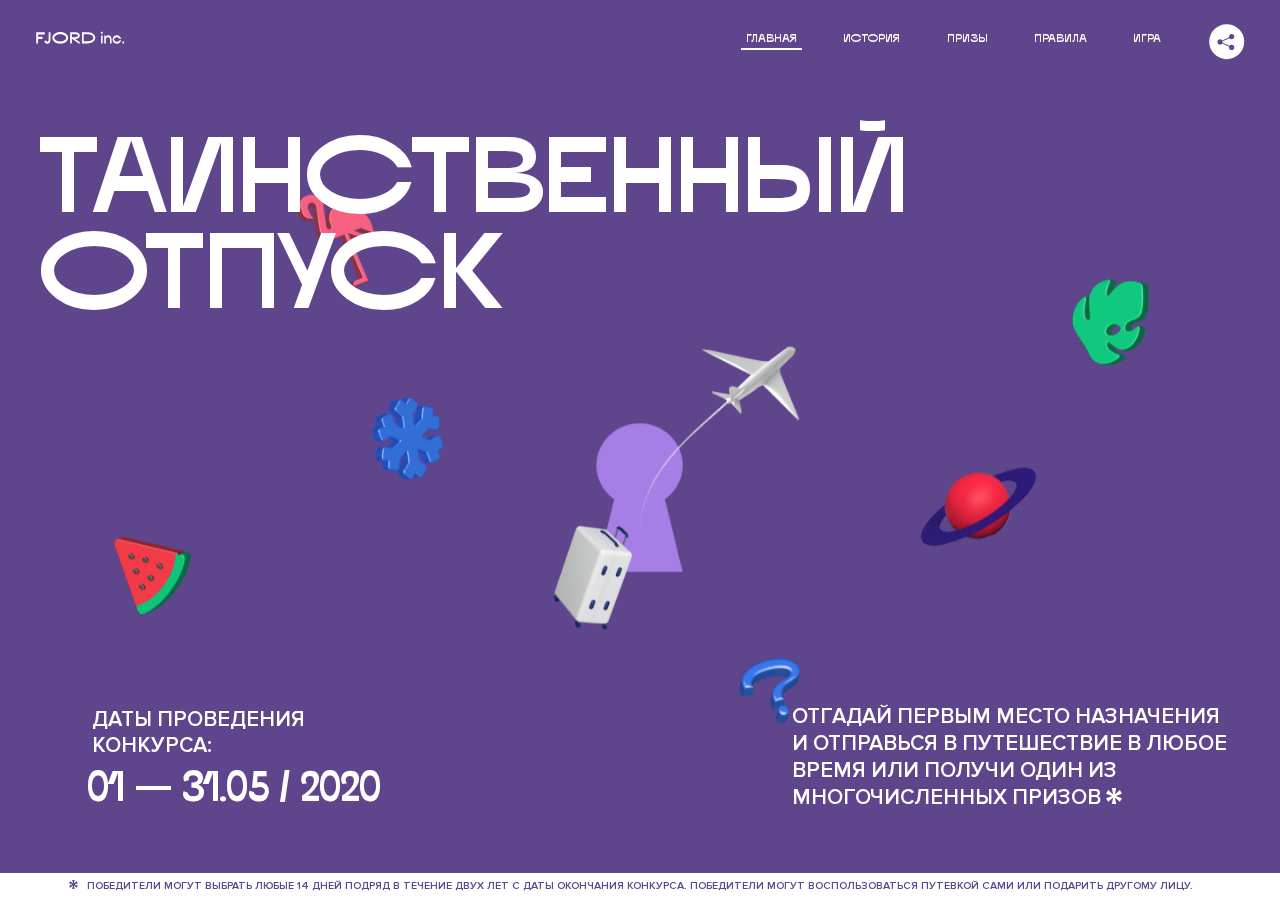
<file: 1/index.html>
<!DOCTYPE html>
<html lang="ru">
<head>
  <meta charset="UTF-8">
  <meta name="description" content="">
  <meta name="viewport" content="width=device-width, initial-scale=1.0">
  <meta http-equiv="X-UA-Compatible" content="ie=edge">
  <title>Mysterious Vacation</title>
<link href="css/style.min.css" rel="stylesheet">  <base href="https://htmlacademy-animation.github.io/1842585-magic-vacation-1/1/">
</head>
<body>

  <header class="page-header js-header">
    <div class="page-header__wrapper">
      <a href="#" class="page-header__logo" aria-label="Перейти на страницу FJORD.Inc">
        <svg width="100" height="15" viewBox="0 0 100 15" fill="none" xmlns="http://www.w3.org/2000/svg">
          <path d="M0.26 1.4V14H2.276V8.906H7.334V6.44H2.276V3.848H9.872V1.4H0.26ZM12.733 14.36C15.127 14.36 16.243 12.65 16.243 9.5V1.4H14.263V8.96C14.263 11.21 13.723 11.876 12.733 11.876C11.833 11.876 11.473 11.3 11.347 10.58L9.36702 10.94C9.63702 13.046 10.663 14.36 12.733 14.36ZM18.3918 7.7C18.3918 11.372 22.3878 14.36 27.3198 14.36C32.2518 14.36 36.2478 11.372 36.2478 7.7C36.2478 4.028 32.2518 1.04 27.3198 1.04C22.3878 1.04 18.3918 4.028 18.3918 7.7ZM20.6058 7.7C20.6058 5.378 23.6118 3.524 27.3198 3.524C30.9918 3.524 33.9798 5.378 33.9798 7.7C33.9798 10.004 30.9918 11.858 27.3198 11.858C23.6118 11.858 20.6058 10.004 20.6058 7.7ZM40.403 14V8.906H40.799L49.079 14.702V12.38L44.039 8.906H44.201C47.999 8.906 49.277 7.304 49.277 5.162C49.277 3.092 47.999 1.4 44.201 1.4H38.387V14H40.403ZM43.535 3.722C45.785 3.722 47.045 4.136 47.045 5.432C47.045 6.764 45.785 7.034 43.535 7.034H40.403V3.722H43.535ZM51.6936 1.382V14H57.8676C62.7456 14 66.7236 11.534 66.7236 7.7C66.7236 3.848 62.7456 1.382 57.8676 1.382H51.6936ZM53.7096 11.624V3.722H57.5436C61.5396 3.722 64.4916 5.018 64.4916 7.7C64.4916 10.238 61.5396 11.624 57.5436 11.624H53.7096ZM73.1832 14.018H74.9832V5H73.1832V14.018ZM72.9132 1.976C72.9132 2.57 73.3992 3.092 74.0832 3.092C74.7492 3.092 75.2352 2.57 75.2352 1.976C75.2352 1.382 74.7672 0.805999 74.0832 0.805999C73.3812 0.805999 72.9132 1.382 72.9132 1.976ZM76.7867 14H78.5687V9.104C78.7487 8.006 79.5947 6.962 81.0887 6.962C82.1147 6.962 83.2667 7.448 83.2667 9.554V14H85.0487V9.014C85.0487 6.152 83.2307 4.73 81.3587 4.73C79.9187 4.73 79.0727 5.558 78.5687 6.854V5H76.7867V14ZM90.9898 14.27C93.5098 14.27 95.3818 12.506 95.7238 10.328H94.0498C93.7258 11.3 92.6998 12.02 90.9898 12.02C88.8478 12.02 87.7678 10.922 87.7678 9.59C87.7678 8.24 88.8478 6.962 90.9898 6.962C92.7538 6.962 93.7978 7.844 94.0858 8.924H95.7418C95.4358 6.71 93.6178 4.73 90.9898 4.73C88.0918 4.73 86.1298 7.124 86.1298 9.59C86.1298 12.074 88.1278 14.27 90.9898 14.27ZM97.0693 12.938C97.0693 13.658 97.5553 14.144 98.2753 14.144C98.9953 14.144 99.4813 13.658 99.4813 12.938C99.4813 12.2 98.9953 11.714 98.2753 11.714C97.5553 11.714 97.0693 12.2 97.0693 12.938Z" fill="currentColor"></path>
        </svg>
      </a>
      <button class="page-header__toggler js-menu-toggler" type="button" aria-label="Управление мобильным меню"><span>Меню</span></button>
      <nav class="page-header__nav">
        <div class="page-header__menu js-menu" id="menu">
          <ul>
            <li>
              <a class="js-menu-link active" href="#top" data-href="top">главная</a>
            </li>
            <li>
              <a class="js-menu-link" href="#story" data-href="story">история</a>
            </li>
            <li>
              <a class="js-menu-link" href="#prizes" data-href="prizes">призы</a>
            </li>
            <li>
              <a class="js-menu-link" href="#rules" data-href="rules">правила</a>
            </li>
            <li>
              <a class="js-menu-link" href="#game" data-href="game">игра</a>
            </li>
          </ul>
        </div>
        <div class="page-header__social">
          <div class="social-block js-social-block">
            <button class="social-block__toggler" aria-label="Управлять блоком с социальными кнопками">
              <svg width="26" height="22" viewBox="0 0 27 22" fill="none" xmlns="http://www.w3.org/2000/svg">
                <path d="M19.6721 7.43664C21.6273 7.43664 23.213 5.85095 23.213 3.89566C23.213 1.94037 21.6273 0.354675 19.6721 0.354675C17.7168 0.354675 16.1311 1.94037 16.1311 3.89566C16.1311 4.19968 16.1728 4.49178 16.2458 4.77345L7.21751 8.95527C6.57519 8.05214 5.52303 7.46049 4.33078 7.46049C2.37549 7.46049 0.789795 9.04618 0.789795 11.0015C0.789795 12.9568 2.37549 14.5425 4.33078 14.5425C5.52303 14.5425 6.57668 13.9508 7.21751 13.0477L16.2458 17.2295C16.1743 17.5112 16.1311 17.8033 16.1311 18.1073C16.1311 20.0626 17.7168 21.6483 19.6721 21.6483C21.6273 21.6483 23.213 20.0626 23.213 18.1073C23.213 16.152 21.6273 14.5663 19.6721 14.5663C18.4798 14.5663 17.4262 15.158 16.7853 16.0611L7.75701 11.8793C7.82854 11.5976 7.87176 11.3055 7.87176 11.0015C7.87176 10.6974 7.83003 10.4053 7.75701 10.1237L16.7853 5.94186C17.4262 6.84499 18.4783 7.43664 19.6721 7.43664Z" fill="currentColor"></path>
              </svg>
            </button>
            <ul class="social-block__list">
              <li>
                <a class="social-block__link social-block__link--fb" href="#" aria-label="Мы на Facebook">
                  <svg width="8" height="17" viewBox="0 0 8 17" fill="none" xmlns="http://www.w3.org/2000/svg">
                    <path d="M4.24646 16.9899H1.09275L1.05793 8.49828H0V5.30707H1.05793V3.81124C1.05793 1.42084 2.57654 0 5.21735 0H7.41758V3.18585H5.30841C4.28262 3.18585 4.2478 3.48582 4.2478 4.24914V5.30707H7.42964L7.16716 8.49828H4.2478V16.9899H4.24646Z" fill="currentColor"></path>
                  </svg>
                </a>
              </li>
              <li>
                <a class="social-block__link social-block__link--insta" href="#" aria-label="Мы в Instagram">
                  <svg width="15" height="15" viewBox="0 0 15 15" fill="none" xmlns="http://www.w3.org/2000/svg">
                    <path d="M11.0197 0H4.19806C2.14246 0 0.471191 1.66993 0.471191 3.72285V10.5499C0.471191 12.6082 2.14112 14.2727 4.19806 14.2727H11.0197C13.0753 14.2727 14.7466 12.6082 14.7466 10.5499V3.72285C14.7466 1.67127 13.0753 0 11.0197 0ZM11.0197 12.4849H4.19806C3.13076 12.4849 2.26432 11.6158 2.26432 10.5512V3.72419C2.26432 2.65956 3.13076 1.79715 4.19806 1.79715H11.0197C12.087 1.79715 12.9535 2.6609 12.9535 3.72419V10.5512C12.9535 11.6145 12.087 12.4849 11.0197 12.4849Z" fill="currentColor"></path>
                    <path d="M7.60887 3.11084C5.38989 3.11084 3.58203 4.9187 3.58203 7.14036C3.58203 9.35532 5.38989 11.1645 7.60887 11.1645C9.83053 11.1645 11.6357 9.35666 11.6357 7.14036C11.6357 4.9187 9.83053 3.11084 7.60887 3.11084ZM7.60887 9.36871C6.37551 9.36871 5.37784 8.37372 5.37784 7.14036C5.37784 5.90699 6.37551 4.90665 7.60887 4.90665C8.83822 4.90665 9.84259 5.90833 9.84259 7.14036C9.84392 8.37238 8.83822 9.36871 7.60887 9.36871Z" fill="currentColor"></path>
                    <path d="M11.3573 2.35962C10.8256 2.35962 10.3931 2.79752 10.3931 3.32381C10.3931 3.85546 10.8256 4.29336 11.3573 4.29336C11.8862 4.29336 12.3215 3.85546 12.3215 3.32381C12.3215 2.79752 11.8862 2.35962 11.3573 2.35962Z" fill="currentColor"></path>
                  </svg>
                </a>
              </li>
              <li>
                <a class="social-block__link social-block__link--vk" href="#" aria-label="Мы ВКонтакте">
                  <svg width="17" height="10" viewBox="0 0 17 10" fill="none" xmlns="http://www.w3.org/2000/svg">
                    <path d="M14.1234 4.9002C14.1234 4.9002 16.3623 1.72708 16.5866 0.680242C16.6595 0.312285 16.4947 0.103188 16.1069 0.103188C16.1069 0.103188 14.8193 0.103188 14.168 0.103188C13.7235 0.103188 13.5587 0.293278 13.4235 0.579768C13.4235 0.579768 12.3724 2.82553 11.0969 4.24712C10.6861 4.70333 10.4781 4.84318 10.2511 4.84318C10.0646 4.84318 9.98625 4.6911 9.98625 4.27834V0.649016C9.98625 0.147997 9.92545 0.00135496 9.5066 0.00135496H6.39628C6.15578 0.00135496 6.0085 0.134417 6.0085 0.324506C6.0085 0.801084 6.73406 0.908351 6.73406 2.20231V4.87305C6.73406 5.40529 6.70569 5.61575 6.45303 5.61575C5.78016 5.61575 4.19528 3.30618 3.30623 0.678887C3.12923 0.145282 2.93737 0 2.43475 0H0.486409C0.205373 0 0 0.190085 0 0.476576C0 0.991172 0.60666 3.40801 2.99277 6.64358C4.59927 8.8201 6.70569 10 8.60269 10C9.76196 10 10.0416 9.80312 10.0416 9.31432V7.63883C10.0416 7.22607 10.2065 7.04956 10.4429 7.04956C10.7078 7.04956 11.1847 7.13238 12.2805 8.22268C13.5843 9.47862 13.6762 10 14.3896 10H16.5676C16.7919 10 17 9.89273 17 9.52342C17 9.02919 16.3623 8.15343 15.384 7.10659C14.9801 6.56755 14.3302 5.98914 14.1248 5.72301C13.8275 5.40801 13.9154 5.23014 14.1234 4.9002Z" fill="currentColor"></path>
                  </svg>
                </a>
              </li>
            </ul>
          </div>
        </div>
      </nav>
    </div>
  </header>

  <main class="page-content">

    <section class="animation-screen"></section>

    <section class="screen screen--hidden screen--intro" id="top">
      <div class="screen__wrapper">
        <div class="intro">
          <h1 class="intro__title">Таинственный отпуск</h1>
          <div class="intro__content">
            <div class="intro__info">
              <p class="intro__label">Даты проведения конкурса:</p>
              <p class="intro__date">01 — 31.05 / 2020</p>
            </div>
            <div class="intro__message">
              <p>
                Отгадай первым место назначения и&nbsp;отправься в&nbsp;путешествие в&nbsp;любое время или получи один из многочисленных призов
                <svg width="16" height="16" viewBox="0 0 10 10" fill="none" xmlns="http://www.w3.org/2000/svg">
                  <path d="M0 6.35337L3.90271 4.99012L0 3.64663L1.34615 1.32374L4.44287 4.01073L3.67364 0H6.34615L5.57692 4.01073L8.65385 1.32374L10 3.64663L6.13405 4.99012L10 6.35337L8.65385 8.65651L5.57692 5.98927L6.34615 10H3.67364L4.44287 5.96952L1.34615 8.65651L0 6.35337Z" fill="currentColor"></path>
                </svg>
              </p>
            </div>
          </div>
        </div>
      </div>
      <div class="screen__footer js-footer">
        <button class="screen__footer-enlarge js-footer-toggler" type="button" aria-label="Показать сообщение">
          <svg width="10" height="10" viewBox="0 0 10 10" fill="none" xmlns="http://www.w3.org/2000/svg">
            <path d="M0 6.35337L3.90271 4.99012L0 3.64663L1.34615 1.32374L4.44287 4.01073L3.67364 0H6.34615L5.57692 4.01073L8.65385 1.32374L10 3.64663L6.13405 4.99012L10 6.35337L8.65385 8.65651L5.57692 5.98927L6.34615 10H3.67364L4.44287 5.96952L1.34615 8.65651L0 6.35337Z" fill="currentColor"></path>
          </svg>
        </button>
        <button class="screen__footer-collapse js-footer-toggler" type="button" aria-label="Скрыть сообщение">
          <svg width="13" height="13" viewBox="0 0 13 13" fill="none" xmlns="http://www.w3.org/2000/svg">
            <line x1="12.3536" y1="0.353553" x2="0.738349" y2="11.9688" stroke="currentColor"></line>
            <line x1="0.738319" y1="0.539925" x2="12.3535" y2="12.1551" stroke="currentColor"></line>
          </svg>
        </button>
        <div class="screen__footer-wrapper">
          <div class="screen__footer-announce">
            <p class="screen__footer-label">Даты проведения конкурса:</p>
            <p class="screen__footer-date">01 — 31.05 / 2020</p>
          </div>
          <div class="screen__footer-note">
            <p>
              <svg width="10" height="10" viewBox="0 0 10 10" fill="none" xmlns="http://www.w3.org/2000/svg">
                <path d="M0 6.35337L3.90271 4.99012L0 3.64663L1.34615 1.32374L4.44287 4.01073L3.67364 0H6.34615L5.57692 4.01073L8.65385 1.32374L10 3.64663L6.13405 4.99012L10 6.35337L8.65385 8.65651L5.57692 5.98927L6.34615 10H3.67364L4.44287 5.96952L1.34615 8.65651L0 6.35337Z" fill="currentColor"></path>
              </svg>
              <span>Победители могут выбрать любые 14 дней подряд в&nbsp;течение двух лет с&nbsp;даты окончания конкурса. Победители могут воспользоваться путевкой сами или подарить другому лицу.</span>
            </p>
          </div>
        </div>
      </div>
    </section>

    <section class="screen screen--hidden screen--story" id="story">

      <div class="slider swiper-container js-slider">

        <div class="swiper-wrapper">

          <div class="slider__item swiper-slide">
            <h2 class="slider__item-title">История</h2>
            <p class="slider__item-text">Джеймс Таргет был основателем компании &laquo;Fjord Inc.&raquo;. С&nbsp;1965 года &laquo;Fjord Inc.&raquo; прославилась надёжными и&nbsp;удобными чемоданами и&nbsp;аксессуарами для туристов.</p>
          </div>

          <div class="slider__item swiper-slide">
            <p class="slider__item-text">Когда Джеймсу было 7&nbsp;лет, в&nbsp;их&nbsp;доме гостил дядюшка и&nbsp;развлекал детей рассказами о&nbsp;своей поездке в&nbsp;место, показавшееся малышу Таргету невероятным. Тогда Джеймс решил, что однажды посетит его, но&nbsp;не&nbsp;будет рассказывать о&nbsp;мечте, пока не&nbsp;осуществит.</p>
          </div>

          <div class="slider__item swiper-slide">
            <p class="slider__item-text">Джеймс Таргет стал увлеченным путешественником. Он&nbsp;посетил 5&nbsp;континентов, 126&nbsp;стран.</p>
          </div>

          <div class="slider__item swiper-slide">
            <p class="slider__item-text">Он&nbsp;сплавлялся по&nbsp;Амазонке и&nbsp;погружался в&nbsp;пещеры Франции, медитировал в&nbsp;горах Тибета и&nbsp;пожимал руку вождя племени Акугауа.</p>
          </div>

          <div class="slider__item swiper-slide">
            <p class="slider__item-text">Из&nbsp;своих поездок Джеймс Таргет привозил идеи, как сделать свои чемоданы &laquo;Fjord Inc.&raquo; удобными и&nbsp;приспособленными к&nbsp;разным дорожным условиям.</p>
          </div>

          <div class="slider__item swiper-slide">
            <p class="slider__item-text">Всё это время Джеймс не&nbsp;оставлял идею поездки своей мечты. Однако, как только он&nbsp;брался за&nbsp;планирование, возникали препятствия, не&nbsp;позволяющие отправиться туда.</p>
          </div>

          <div class="slider__item swiper-slide">
            <p class="slider__item-text">В&nbsp;возрасте 67&nbsp;лет Джеймс Таргет попал под лавину и&nbsp;погиб. В&nbsp;своём завещании он&nbsp;поручил отправить в&nbsp;заветное путешествие трёх смельчаков, единых с&nbsp;ним духом.</p>
          </div>

          <div class="slider__item swiper-slide">
            <p class="slider__item-text">Тех, кто сможет узнать таинственное место, задавая вопросы специально обученному ИИ&nbsp;&laquo;Соне&raquo;, ждет фантастическое путешествие.</p>
          </div>
        </div>
        <div class="slider__controls">
          <button class="slider__control slider__control--prev js-control-prev" type="button" aria-label="Показать предыдущую историю">
            <svg width="12" height="22" viewBox="0 0 12 22" fill="none" xmlns="http://www.w3.org/2000/svg">
              <path d="M11 1L1 11L11 21" stroke="currentColor" stroke-width="2" stroke-linejoin="round"></path>
            </svg>
          </button>
          <button class="slider__control slider__control--next js-control-next" type="button" aria-label="Показать следующую историю">
            <svg width="12" height="22" viewBox="0 0 12 22" fill="none" xmlns="http://www.w3.org/2000/svg">
              <path d="M1 1L11 11L1 21" stroke="currentColor" stroke-width="2" stroke-linejoin="round"></path>
            </svg>
          </button>
        </div>
        <div class="slider__pagination swiper-pagination"></div>
      </div>
    </section>

    <section class="screen screen--hidden screen--prizes" id="prizes">
      <div class="screen__wrapper">
        <div class="prizes">
          <h2 class="prizes__title">ПРизы</h2>
          <div class="prizes__lead">
            <p>Найди ответ и&nbsp;получи один из&nbsp;призов:</p>
          </div>
          <ul class="prizes__list">
            <li class="prizes__item prizes__item--journeys">
              <div class="prizes__icon">
                <picture>
                  <source srcset="img/prize1-mob.svg" media="(orientation: portrait)">
                  <img src="img/prize1.svg" alt="">
                </picture>
              </div>
              <p class="prizes__desc">
                <b>3</b>
                <span>загадочных путешествия</span>
              </p>
            </li>
            <li class="prizes__item prizes__item--cases">
              <div class="prizes__icon">
                <picture>
                  <source srcset="img/prize2-mob.svg" media="(orientation: portrait)">
                  <img src="img/prize2.svg" alt="">
                </picture>
              </div>
              <p class="prizes__desc">
                <b>7</b>
                <span>надежных чемоданов</span>
              </p>
            </li>
            <li class="prizes__item prizes__item--codes">
              <div class="prizes__icon">
                <picture>
                  <source srcset="img/prize3-mob.svg" media="(orientation: portrait)">
                  <img src="img/prize3.svg" alt="">
                </picture>
              </div>
              <p class="prizes__desc">
                <b>900</b>
                <span>
                  промокодов на&nbsp;скидку 15%
                  <svg width="10" height="10" viewBox="0 0 10 10" fill="none" xmlns="http://www.w3.org/2000/svg">
                    <path d="M0 6.35337L3.90271 4.99012L0 3.64663L1.34615 1.32374L4.44287 4.01073L3.67364 0H6.34615L5.57692 4.01073L8.65385 1.32374L10 3.64663L6.13405 4.99012L10 6.35337L8.65385 8.65651L5.57692 5.98927L6.34615 10H3.67364L4.44287 5.96952L1.34615 8.65651L0 6.35337Z" fill="currentColor"></path>
                  </svg>
                </span>
              </p>
            </li>
          </ul>
        </div>
      </div>
      <div class="screen__footer js-footer">
        <button class="screen__footer-enlarge js-footer-toggler" type="button" aria-label="Показать сообщение">
          <svg width="10" height="10" viewBox="0 0 10 10" fill="none" xmlns="http://www.w3.org/2000/svg">
            <path d="M0 6.35337L3.90271 4.99012L0 3.64663L1.34615 1.32374L4.44287 4.01073L3.67364 0H6.34615L5.57692 4.01073L8.65385 1.32374L10 3.64663L6.13405 4.99012L10 6.35337L8.65385 8.65651L5.57692 5.98927L6.34615 10H3.67364L4.44287 5.96952L1.34615 8.65651L0 6.35337Z" fill="currentColor"></path>
          </svg>
        </button>
        <button class="screen__footer-collapse js-footer-toggler" type="button" aria-label="Скрыть сообщение">
          <svg width="13" height="13" viewBox="0 0 13 13" fill="none" xmlns="http://www.w3.org/2000/svg">
            <line x1="12.3536" y1="0.353553" x2="0.738349" y2="11.9688" stroke="currentColor"></line>
            <line x1="0.738319" y1="0.539925" x2="12.3535" y2="12.1551" stroke="currentColor"></line>
          </svg>
        </button>
        <div class="screen__footer-wrapper">
          <div class="screen__footer-announce">
            <p class="screen__footer-label">Даты проведения конкурса:</p>
            <p class="screen__footer-date">01 — 31.05 / 2020</p>
          </div>
          <div class="screen__footer-note">
            <p>
              <svg width="10" height="10" viewBox="0 0 10 10" fill="none" xmlns="http://www.w3.org/2000/svg">
                <path d="M0 6.35337L3.90271 4.99012L0 3.64663L1.34615 1.32374L4.44287 4.01073L3.67364 0H6.34615L5.57692 4.01073L8.65385 1.32374L10 3.64663L6.13405 4.99012L10 6.35337L8.65385 8.65651L5.57692 5.98927L6.34615 10H3.67364L4.44287 5.96952L1.34615 8.65651L0 6.35337Z" fill="currentColor"></path>
              </svg>
              <span>Скидка&nbsp;15% на&nbsp;единоразовое приобретение путёвки с&nbsp;1&nbsp;июня 2020 по&nbsp;31&nbsp;мая 2022&nbsp;года. Суммируется с&nbsp;другими акциями</span>
            </p>
          </div>
        </div>
      </div>
    </section>

    <section class="screen screen--hidden screen--rules" id="rules">
      <div class="screen__wrapper">
        <div class="rules">
          <h2 class="rules__title">Правила</h2>
          <div class="rules__lead">
            <p>Для того чтобы получить наследство Джеймса Таргета, тебе нужно выведать у&nbsp;&laquo;Сони&raquo;, куда предстоит отправиться тебе в&nbsp;случае победы</p>
          </div>
          <ol class="rules__list">
            <li class="rules__item">
              <p>Тебе отводится <br>5&nbsp;минут</p>
            </li>
            <li class="rules__item">
              <p>Задавай любые вопросы в&nbsp;текстовом поле</p>
            </li>
            <li class="rules__item">
              <p>Нажимай кнопку &laquo;Узнать&raquo;, чтобы получить ответ</p>
            </li>
            <li class="rules__item">
              <p>&laquo;Соня&raquo; может отвечать только&nbsp;Да или Нет</p>
            </li>
          </ol>
          <a href="#game" class="rules__link btn">Погнали!</a>
        </div>
      </div>
      <div class="screen__disclaimer">
        <div class="disclaimer">
          <ul>
            <li>
              <a href="#">Правовая информация</a>
            </li>
            <li>
              <a href="#">Подробные правила</a>
            </li>
          </ul>
        </div>
      </div>
    </section>

    <section class="screen screen--hidden screen--game" id="game">
      <div class="screen__wrapper">
        <div class="game">
          <div class="game__header">
            <h2 class="game__title">Игра</h2>
            <div class="game__counter">
              <span>05</span>:<span>00</span>
            </div>
          </div>
          <div class="game__body">
            <div class="chat">
              <div class="chat__body js-chat">
                <ul class="chat__list" id="messages"></ul>
              </div>
              <div class="chat__footer">
                <form action="#" method="post" class="form" id="message-form">
                  <label for="message-field" class="visually-hidden">Поле для ввода вопроса</label>
                  <input type="text" class="form__field" id="message-field">
                  <button class="form__button btn">
                    Узнать
                    <svg width="18" height="19" viewBox="0 0 18 19" fill="none" xmlns="http://www.w3.org/2000/svg">
                      <path stroke="currentColor" stroke-width="2" d="M9 19V1"></path>
                      <path d="M1 9l8-8 8 8" stroke="currentColor" stroke-width="2" stroke-linejoin="round"></path>
                    </svg>
                  </button>
                </form>
              </div>
            </div>
          </div>
          <!-- временные кнопки для показа результата -->
          <div class="game__buttons">
            <button class="game__button btn js-show-result" type="button" data-target="result">Положительный результат</button>
            <button class="game__button btn js-show-result" type="button" data-target="result2">Положительный результат - 2</button>
            <button class="game__button btn js-show-result" type="button" data-target="result3">Отрицательный результат</button>
          </div>
        </div>
      </div>
    </section>

    <section class="screen screen--hidden screen--result" id="result">
      <div class="screen__wrapper">
        <div class="result result--trip">
          <div class="result__image">
            <picture>
              <source srcset="img/result1-mob.png 1x, img/result1-mob@2x.png 2x" media="(max-width: 768px) and (orientation: portrait)">
              <img src="img/result1.png" srcset="img/result1@2x.png 2x" alt="">
            </picture>
          </div>
          <h2 class="result__title">
            <span class="visually-hidden">ПОбеда!</span>
            <svg xmlns="http://www.w3.org/2000/svg" viewBox="0 0 568.85 109.24">
              <path d="M16,24.44V92H2.6V8H75V92H61.52V24.44H16Z" transform="translate(-2.1 -1.5)" fill="none" stroke="currentColor"></path>
              <path d="M148.76,5.6c32.88,0,59.52,19.92,59.52,44.4s-26.64,44.4-59.52,44.4S89.24,74.48,89.24,50,115.88,5.6,148.76,5.6Zm0,72.12c24.48,0,44.4-12.36,44.4-27.72s-19.92-27.84-44.4-27.84C124,22.16,104,34.52,104,50S124,77.72,148.76,77.72Z" transform="translate(-2.1 -1.5)" fill="none" stroke="currentColor"></path>
              <path d="M287.36,8V24.44H236v14.4h25.32c25.44,0,34,11.16,34,26.52,0,15.6-8.52,26.64-34,26.64H222.56V8h64.8ZM256.88,76.52c15.12,0,23.52-2,23.52-11.52S272,54.44,256.88,54.44H236V76.52h20.88Z" transform="translate(-2.1 -1.5)" fill="none" stroke="currentColor"></path>
              <path d="M371.47,8V24.44H320.84V41.6h33.6V58h-33.6V75.56h50.64V92H307.4V8h64.08Z" transform="translate(-2.1 -1.5)" fill="none" stroke="currentColor"></path>
              <path d="M382.39,110.24V75.56h7.44c4.56-4.68,7.8-18.36,8.76-56L399,8h48.6V75.56h10v34.68H442.87V92H397v18.24H382.39Zm51.72-34.68V24.44H411.55v3.12c-0.48,22.44-3.24,37.68-7.2,48h29.76Z" transform="translate(-2.1 -1.5)" fill="none" stroke="currentColor"></path>
              <path d="M463.75,92l28-84h27.12l28.08,84H533.47l-7.8-23.52h-37.8L480.07,92H463.75Zm56.64-40L507,11.84,493.51,52h26.88Z" transform="translate(-2.1 -1.5)" fill="none" stroke="currentColor"></path>
              <path d="M554.12,70.4L555.55,2H569l1.44,68.4H554.12Zm8.28,6.36c4.8,0,8,3.24,8,8.16a8,8,0,1,1-16.08,0C554.35,80,557.59,76.76,562.39,76.76Z" transform="translate(-2.1 -1.5)" fill="none" stroke="currentColor"></path>
            </svg>
          </h2>
          <div class="result__text">
            <p>ты&nbsp;отправляешься в&nbsp;Арктику!</p>
          </div>
          <div class="result__form">
            <form action="#" method="post" class="form form--result">
              <label for="email-field" class="form__label">зарегистрируй результат</label>
              <input type="email" class="form__field" id="email-field" placeholder="e-mail для регистации результата и получения приза" required="">
              <button class="form__button btn">
                отправить
                <svg width="18" height="19" viewBox="0 0 18 19" fill="none" xmlns="http://www.w3.org/2000/svg">
                  <path stroke="currentColor" stroke-width="2" d="M9 19V1"></path>
                  <path d="M1 9l8-8 8 8" stroke="currentColor" stroke-width="2" stroke-linejoin="round"></path>
                </svg>
              </button>
            </form>
          </div>
        </div>
      </div>
    </section>

    <section class="screen screen--hidden screen--result" id="result2">
      <div class="screen__wrapper">
        <div class="result result--prize">
          <div class="result__image">
            <picture>
              <source srcset="img/result2-mob.png 1x, img/result2-mob@2x.png 2x" media="(max-width: 768px) and (orientation: portrait)">
              <img src="img/result2.png" srcset="img/result2@2x.png 2x" alt="">
            </picture>
          </div>
          <h2 class="result__title">
            <span class="visually-hidden">ПОбеда!</span>
            <svg xmlns="http://www.w3.org/2000/svg" viewBox="0 0 568.85 109.24">
              <path d="M16,24.44V92H2.6V8H75V92H61.52V24.44H16Z" transform="translate(-2.1 -1.5)" fill="none" stroke="currentColor"></path>
              <path d="M148.76,5.6c32.88,0,59.52,19.92,59.52,44.4s-26.64,44.4-59.52,44.4S89.24,74.48,89.24,50,115.88,5.6,148.76,5.6Zm0,72.12c24.48,0,44.4-12.36,44.4-27.72s-19.92-27.84-44.4-27.84C124,22.16,104,34.52,104,50S124,77.72,148.76,77.72Z" transform="translate(-2.1 -1.5)" fill="none" stroke="currentColor"></path>
              <path d="M287.36,8V24.44H236v14.4h25.32c25.44,0,34,11.16,34,26.52,0,15.6-8.52,26.64-34,26.64H222.56V8h64.8ZM256.88,76.52c15.12,0,23.52-2,23.52-11.52S272,54.44,256.88,54.44H236V76.52h20.88Z" transform="translate(-2.1 -1.5)" fill="none" stroke="currentColor"></path>
              <path d="M371.47,8V24.44H320.84V41.6h33.6V58h-33.6V75.56h50.64V92H307.4V8h64.08Z" transform="translate(-2.1 -1.5)" fill="none" stroke="currentColor"></path>
              <path d="M382.39,110.24V75.56h7.44c4.56-4.68,7.8-18.36,8.76-56L399,8h48.6V75.56h10v34.68H442.87V92H397v18.24H382.39Zm51.72-34.68V24.44H411.55v3.12c-0.48,22.44-3.24,37.68-7.2,48h29.76Z" transform="translate(-2.1 -1.5)" fill="none" stroke="currentColor"></path>
              <path d="M463.75,92l28-84h27.12l28.08,84H533.47l-7.8-23.52h-37.8L480.07,92H463.75Zm56.64-40L507,11.84,493.51,52h26.88Z" transform="translate(-2.1 -1.5)" fill="none" stroke="currentColor"></path>
              <path d="M554.12,70.4L555.55,2H569l1.44,68.4H554.12Zm8.28,6.36c4.8,0,8,3.24,8,8.16a8,8,0,1,1-16.08,0C554.35,80,557.59,76.76,562.39,76.76Z" transform="translate(-2.1 -1.5)" fill="none" stroke="currentColor"></path>
            </svg>
          </h2>
          <div class="result__text">
            <p>чемодан &laquo;Fjord&nbsp;Inc.&raquo;&nbsp;твой</p>
          </div>
          <div class="result__form">
            <form action="#" method="post" class="form form--result">
              <label for="email-field2" class="form__label">зарегистрируй результат</label>
              <input type="email" class="form__field" id="email-field2" placeholder="e-mail для регистации результата и получения приза" required="">
              <button class="form__button btn">
                отправить
                <svg width="18" height="19" viewBox="0 0 18 19" fill="none" xmlns="http://www.w3.org/2000/svg">
                  <path stroke="currentColor" stroke-width="2" d="M9 19V1"></path>
                  <path d="M1 9l8-8 8 8" stroke="currentColor" stroke-width="2" stroke-linejoin="round"></path>
                </svg>
              </button>
            </form>
          </div>
        </div>
      </div>
    </section>

    <section class="screen screen--hidden screen--result" id="result3">
      <div class="screen__wrapper">
        <div class="result result--negative">
          <div class="result__image">
            <picture>
              <source srcset="img/result3-mob.png 1x, img/result3-mob@2x.png 2x" media="(max-width: 768px) and (orientation: portrait)">
              <img src="img/result3.png" srcset="img/result3@2x.png 2x" alt="">
            </picture>
          </div>
          <h2 class="result__title">
            <span class="visually-hidden">Не угадал!</span>
            <svg xmlns="http://www.w3.org/2000/svg" viewBox="0 0 660.77 109.24">
              <path d="M2.66,92V8H16.1V42.2H53.3V8H66.74V92H53.3V58.64H16.1V92H2.66Z" transform="translate(-2.16 -1.5)" fill="none" stroke="currentColor"></path>
              <path d="M147.62,8V24.44H97V41.6h33.6V58H97V75.56h50.64V92H83.54V8h64.08Z" transform="translate(-2.16 -1.5)" fill="none" stroke="currentColor"></path>
              <path d="M199.22,8l20.52,42.36L235.34,8h16.44l-31,84H204.38l9.48-25.92L185.78,8h13.44Z" transform="translate(-2.16 -1.5)" fill="none" stroke="currentColor"></path>
              <path d="M273.74,24.44V92H260.3V8h50.16V24.44H273.74Z" transform="translate(-2.16 -1.5)" fill="none" stroke="currentColor"></path>
              <path d="M307.1,92l28-84h27.12l28.08,84H376.82L369,68.48h-37.8L323.42,92H307.1Zm56.64-40L350.3,11.84,336.86,52h26.88Z" transform="translate(-2.16 -1.5)" fill="none" stroke="currentColor"></path>
              <path d="M396.38,110.24V75.56h7.44c4.56-4.68,7.8-18.36,8.76-56L412.94,8h48.6V75.56h10v34.68H456.86V92H411v18.24H396.38ZM448.1,75.56V24.44H425.54v3.12c-0.48,22.44-3.24,37.68-7.2,48H448.1Z" transform="translate(-2.16 -1.5)" fill="none" stroke="currentColor"></path>
              <path d="M477.74,92l28-84h27.12L560.9,92H547.46l-7.8-23.52h-37.8L494.06,92H477.74Zm56.64-40-13.44-40.2L507.5,52h26.88Z" transform="translate(-2.16 -1.5)" fill="none" stroke="currentColor"></path>
              <path d="M568.7,76.88a13.77,13.77,0,0,0,5,1c6.6,0,10.44-6.24,12-58.32L586.22,8h46.2V92H619V24.44H598.82l-0.12,3.12C597.14,81,589,94.4,573.74,94.4a28.55,28.55,0,0,1-6.72-.84Z" transform="translate(-2.16 -1.5)" fill="none" stroke="currentColor"></path>
              <path d="M646.1,70.4L647.54,2H661l1.44,68.4H646.1Zm8.28,6.36c4.8,0,8,3.24,8,8.16a8,8,0,0,1-16.08,0C646.34,80,649.58,76.76,654.38,76.76Z" transform="translate(-2.16 -1.5)" fill="none" stroke="currentColor"></path>
            </svg>
          </h2>
          <button class="result__button js-play" type="button">
            не сдавайся!
            <span>
              <svg width="27" height="22" viewBox="0 0 27 22" fill="none" xmlns="http://www.w3.org/2000/svg">
                <path d="M10.6899 1.47998C5.42992 1.47998 1.16992 5.73998 1.16992 11C1.16992 16.26 5.42992 20.52 10.6899 20.52C15.9499 20.52 20.2099 16.26 20.2099 11V7.13998" stroke="currentColor" stroke-width="2" stroke-miterlimit="10"></path>
                <path d="M15.1099 12.5099L20.1499 7.13989L25.3099 12.6299" stroke="currentColor" stroke-width="2" stroke-miterlimit="10" stroke-linejoin="round"></path>
              </svg>
            </span>
          </button>
        </div>
      </div>
    </section>

  </main>

<script src="js/script.js"></script></body>
</html>
</file>
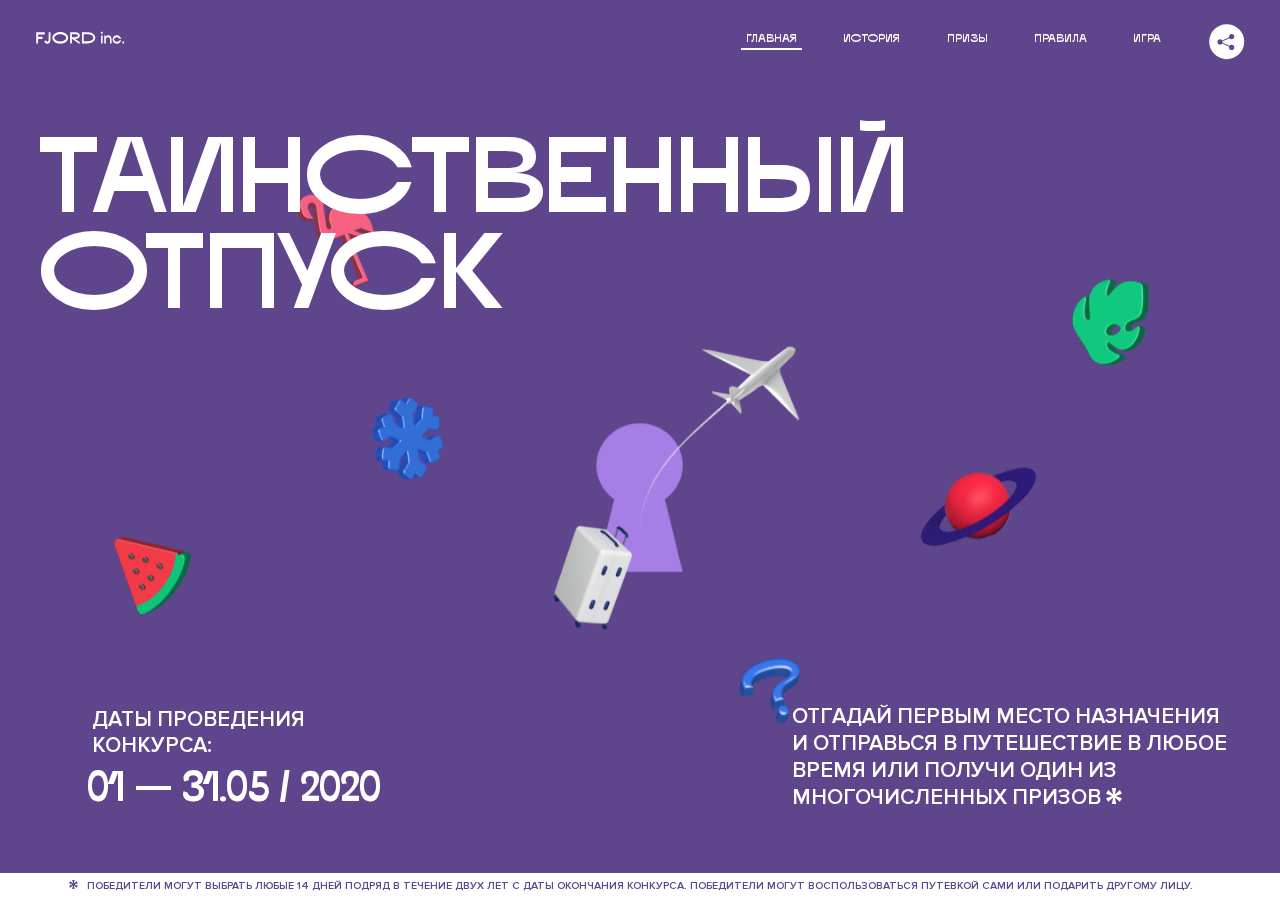
<file: 2/index.html>
<!DOCTYPE html>
<html lang="ru">
<head>
  <meta charset="UTF-8">
  <meta name="description" content="">
  <meta name="viewport" content="width=device-width, initial-scale=1.0">
  <meta http-equiv="X-UA-Compatible" content="ie=edge">
  <title>Mysterious Vacation</title>
<link href="css/style.min.css" rel="stylesheet">  <base href="https://htmlacademy-animation.github.io/1842585-magic-vacation-1/2/">
</head>
<body>

  <header class="page-header js-header">
    <div class="page-header__wrapper">
      <a href="#" class="page-header__logo" aria-label="Перейти на страницу FJORD.Inc">
        <svg width="100" height="15" viewBox="0 0 100 15" fill="none" xmlns="http://www.w3.org/2000/svg">
          <path d="M0.26 1.4V14H2.276V8.906H7.334V6.44H2.276V3.848H9.872V1.4H0.26ZM12.733 14.36C15.127 14.36 16.243 12.65 16.243 9.5V1.4H14.263V8.96C14.263 11.21 13.723 11.876 12.733 11.876C11.833 11.876 11.473 11.3 11.347 10.58L9.36702 10.94C9.63702 13.046 10.663 14.36 12.733 14.36ZM18.3918 7.7C18.3918 11.372 22.3878 14.36 27.3198 14.36C32.2518 14.36 36.2478 11.372 36.2478 7.7C36.2478 4.028 32.2518 1.04 27.3198 1.04C22.3878 1.04 18.3918 4.028 18.3918 7.7ZM20.6058 7.7C20.6058 5.378 23.6118 3.524 27.3198 3.524C30.9918 3.524 33.9798 5.378 33.9798 7.7C33.9798 10.004 30.9918 11.858 27.3198 11.858C23.6118 11.858 20.6058 10.004 20.6058 7.7ZM40.403 14V8.906H40.799L49.079 14.702V12.38L44.039 8.906H44.201C47.999 8.906 49.277 7.304 49.277 5.162C49.277 3.092 47.999 1.4 44.201 1.4H38.387V14H40.403ZM43.535 3.722C45.785 3.722 47.045 4.136 47.045 5.432C47.045 6.764 45.785 7.034 43.535 7.034H40.403V3.722H43.535ZM51.6936 1.382V14H57.8676C62.7456 14 66.7236 11.534 66.7236 7.7C66.7236 3.848 62.7456 1.382 57.8676 1.382H51.6936ZM53.7096 11.624V3.722H57.5436C61.5396 3.722 64.4916 5.018 64.4916 7.7C64.4916 10.238 61.5396 11.624 57.5436 11.624H53.7096ZM73.1832 14.018H74.9832V5H73.1832V14.018ZM72.9132 1.976C72.9132 2.57 73.3992 3.092 74.0832 3.092C74.7492 3.092 75.2352 2.57 75.2352 1.976C75.2352 1.382 74.7672 0.805999 74.0832 0.805999C73.3812 0.805999 72.9132 1.382 72.9132 1.976ZM76.7867 14H78.5687V9.104C78.7487 8.006 79.5947 6.962 81.0887 6.962C82.1147 6.962 83.2667 7.448 83.2667 9.554V14H85.0487V9.014C85.0487 6.152 83.2307 4.73 81.3587 4.73C79.9187 4.73 79.0727 5.558 78.5687 6.854V5H76.7867V14ZM90.9898 14.27C93.5098 14.27 95.3818 12.506 95.7238 10.328H94.0498C93.7258 11.3 92.6998 12.02 90.9898 12.02C88.8478 12.02 87.7678 10.922 87.7678 9.59C87.7678 8.24 88.8478 6.962 90.9898 6.962C92.7538 6.962 93.7978 7.844 94.0858 8.924H95.7418C95.4358 6.71 93.6178 4.73 90.9898 4.73C88.0918 4.73 86.1298 7.124 86.1298 9.59C86.1298 12.074 88.1278 14.27 90.9898 14.27ZM97.0693 12.938C97.0693 13.658 97.5553 14.144 98.2753 14.144C98.9953 14.144 99.4813 13.658 99.4813 12.938C99.4813 12.2 98.9953 11.714 98.2753 11.714C97.5553 11.714 97.0693 12.2 97.0693 12.938Z" fill="currentColor"></path>
        </svg>
      </a>
      <button class="page-header__toggler js-menu-toggler" type="button" aria-label="Управление мобильным меню"><span>Меню</span></button>
      <nav class="page-header__nav">
        <div class="page-header__menu js-menu" id="menu">
          <ul>
            <li>
              <a class="js-menu-link active" href="#top" data-href="top">главная</a>
            </li>
            <li>
              <a class="js-menu-link" href="#story" data-href="story">история</a>
            </li>
            <li>
              <a class="js-menu-link" href="#prizes" data-href="prizes">призы</a>
            </li>
            <li>
              <a class="js-menu-link" href="#rules" data-href="rules">правила</a>
            </li>
            <li>
              <a class="js-menu-link" href="#game" data-href="game">игра</a>
            </li>
          </ul>
        </div>
        <div class="page-header__social">
          <div class="social-block js-social-block">
            <button class="social-block__toggler" aria-label="Управлять блоком с социальными кнопками">
              <svg width="26" height="22" viewBox="0 0 27 22" fill="none" xmlns="http://www.w3.org/2000/svg">
                <path d="M19.6721 7.43664C21.6273 7.43664 23.213 5.85095 23.213 3.89566C23.213 1.94037 21.6273 0.354675 19.6721 0.354675C17.7168 0.354675 16.1311 1.94037 16.1311 3.89566C16.1311 4.19968 16.1728 4.49178 16.2458 4.77345L7.21751 8.95527C6.57519 8.05214 5.52303 7.46049 4.33078 7.46049C2.37549 7.46049 0.789795 9.04618 0.789795 11.0015C0.789795 12.9568 2.37549 14.5425 4.33078 14.5425C5.52303 14.5425 6.57668 13.9508 7.21751 13.0477L16.2458 17.2295C16.1743 17.5112 16.1311 17.8033 16.1311 18.1073C16.1311 20.0626 17.7168 21.6483 19.6721 21.6483C21.6273 21.6483 23.213 20.0626 23.213 18.1073C23.213 16.152 21.6273 14.5663 19.6721 14.5663C18.4798 14.5663 17.4262 15.158 16.7853 16.0611L7.75701 11.8793C7.82854 11.5976 7.87176 11.3055 7.87176 11.0015C7.87176 10.6974 7.83003 10.4053 7.75701 10.1237L16.7853 5.94186C17.4262 6.84499 18.4783 7.43664 19.6721 7.43664Z" fill="currentColor"></path>
              </svg>
            </button>
            <ul class="social-block__list">
              <li>
                <a class="social-block__link social-block__link--fb" href="#" aria-label="Мы на Facebook">
                  <svg width="8" height="17" viewBox="0 0 8 17" fill="none" xmlns="http://www.w3.org/2000/svg">
                    <path d="M4.24646 16.9899H1.09275L1.05793 8.49828H0V5.30707H1.05793V3.81124C1.05793 1.42084 2.57654 0 5.21735 0H7.41758V3.18585H5.30841C4.28262 3.18585 4.2478 3.48582 4.2478 4.24914V5.30707H7.42964L7.16716 8.49828H4.2478V16.9899H4.24646Z" fill="currentColor"></path>
                  </svg>
                </a>
              </li>
              <li>
                <a class="social-block__link social-block__link--insta" href="#" aria-label="Мы в Instagram">
                  <svg width="15" height="15" viewBox="0 0 15 15" fill="none" xmlns="http://www.w3.org/2000/svg">
                    <path d="M11.0197 0H4.19806C2.14246 0 0.471191 1.66993 0.471191 3.72285V10.5499C0.471191 12.6082 2.14112 14.2727 4.19806 14.2727H11.0197C13.0753 14.2727 14.7466 12.6082 14.7466 10.5499V3.72285C14.7466 1.67127 13.0753 0 11.0197 0ZM11.0197 12.4849H4.19806C3.13076 12.4849 2.26432 11.6158 2.26432 10.5512V3.72419C2.26432 2.65956 3.13076 1.79715 4.19806 1.79715H11.0197C12.087 1.79715 12.9535 2.6609 12.9535 3.72419V10.5512C12.9535 11.6145 12.087 12.4849 11.0197 12.4849Z" fill="currentColor"></path>
                    <path d="M7.60887 3.11084C5.38989 3.11084 3.58203 4.9187 3.58203 7.14036C3.58203 9.35532 5.38989 11.1645 7.60887 11.1645C9.83053 11.1645 11.6357 9.35666 11.6357 7.14036C11.6357 4.9187 9.83053 3.11084 7.60887 3.11084ZM7.60887 9.36871C6.37551 9.36871 5.37784 8.37372 5.37784 7.14036C5.37784 5.90699 6.37551 4.90665 7.60887 4.90665C8.83822 4.90665 9.84259 5.90833 9.84259 7.14036C9.84392 8.37238 8.83822 9.36871 7.60887 9.36871Z" fill="currentColor"></path>
                    <path d="M11.3573 2.35962C10.8256 2.35962 10.3931 2.79752 10.3931 3.32381C10.3931 3.85546 10.8256 4.29336 11.3573 4.29336C11.8862 4.29336 12.3215 3.85546 12.3215 3.32381C12.3215 2.79752 11.8862 2.35962 11.3573 2.35962Z" fill="currentColor"></path>
                  </svg>
                </a>
              </li>
              <li>
                <a class="social-block__link social-block__link--vk" href="#" aria-label="Мы ВКонтакте">
                  <svg width="17" height="10" viewBox="0 0 17 10" fill="none" xmlns="http://www.w3.org/2000/svg">
                    <path d="M14.1234 4.9002C14.1234 4.9002 16.3623 1.72708 16.5866 0.680242C16.6595 0.312285 16.4947 0.103188 16.1069 0.103188C16.1069 0.103188 14.8193 0.103188 14.168 0.103188C13.7235 0.103188 13.5587 0.293278 13.4235 0.579768C13.4235 0.579768 12.3724 2.82553 11.0969 4.24712C10.6861 4.70333 10.4781 4.84318 10.2511 4.84318C10.0646 4.84318 9.98625 4.6911 9.98625 4.27834V0.649016C9.98625 0.147997 9.92545 0.00135496 9.5066 0.00135496H6.39628C6.15578 0.00135496 6.0085 0.134417 6.0085 0.324506C6.0085 0.801084 6.73406 0.908351 6.73406 2.20231V4.87305C6.73406 5.40529 6.70569 5.61575 6.45303 5.61575C5.78016 5.61575 4.19528 3.30618 3.30623 0.678887C3.12923 0.145282 2.93737 0 2.43475 0H0.486409C0.205373 0 0 0.190085 0 0.476576C0 0.991172 0.60666 3.40801 2.99277 6.64358C4.59927 8.8201 6.70569 10 8.60269 10C9.76196 10 10.0416 9.80312 10.0416 9.31432V7.63883C10.0416 7.22607 10.2065 7.04956 10.4429 7.04956C10.7078 7.04956 11.1847 7.13238 12.2805 8.22268C13.5843 9.47862 13.6762 10 14.3896 10H16.5676C16.7919 10 17 9.89273 17 9.52342C17 9.02919 16.3623 8.15343 15.384 7.10659C14.9801 6.56755 14.3302 5.98914 14.1248 5.72301C13.8275 5.40801 13.9154 5.23014 14.1234 4.9002Z" fill="currentColor"></path>
                  </svg>
                </a>
              </li>
            </ul>
          </div>
        </div>
      </nav>
    </div>
  </header>

  <main class="page-content">

    <section class="animation-screen"></section>

    <section class="screen screen--hidden screen--intro" id="top">
      <div class="screen__wrapper">
        <div class="intro">
          <h1 class="intro__title">Таинственный отпуск</h1>
          <div class="intro__content">
            <div class="intro__info">
              <p class="intro__label">Даты проведения конкурса:</p>
              <p class="intro__date">01 — 31.05 / 2020</p>
            </div>
            <div class="intro__message">
              <p>
                Отгадай первым место назначения и&nbsp;отправься в&nbsp;путешествие в&nbsp;любое время или получи один из многочисленных призов
                <svg width="16" height="16" viewBox="0 0 10 10" fill="none" xmlns="http://www.w3.org/2000/svg">
                  <path d="M0 6.35337L3.90271 4.99012L0 3.64663L1.34615 1.32374L4.44287 4.01073L3.67364 0H6.34615L5.57692 4.01073L8.65385 1.32374L10 3.64663L6.13405 4.99012L10 6.35337L8.65385 8.65651L5.57692 5.98927L6.34615 10H3.67364L4.44287 5.96952L1.34615 8.65651L0 6.35337Z" fill="currentColor"></path>
                </svg>
              </p>
            </div>
          </div>
        </div>
      </div>
      <div class="screen__footer js-footer">
        <button class="screen__footer-enlarge js-footer-toggler" type="button" aria-label="Показать сообщение">
          <svg width="10" height="10" viewBox="0 0 10 10" fill="none" xmlns="http://www.w3.org/2000/svg">
            <path d="M0 6.35337L3.90271 4.99012L0 3.64663L1.34615 1.32374L4.44287 4.01073L3.67364 0H6.34615L5.57692 4.01073L8.65385 1.32374L10 3.64663L6.13405 4.99012L10 6.35337L8.65385 8.65651L5.57692 5.98927L6.34615 10H3.67364L4.44287 5.96952L1.34615 8.65651L0 6.35337Z" fill="currentColor"></path>
          </svg>
        </button>
        <button class="screen__footer-collapse js-footer-toggler" type="button" aria-label="Скрыть сообщение">
          <svg width="13" height="13" viewBox="0 0 13 13" fill="none" xmlns="http://www.w3.org/2000/svg">
            <line x1="12.3536" y1="0.353553" x2="0.738349" y2="11.9688" stroke="currentColor"></line>
            <line x1="0.738319" y1="0.539925" x2="12.3535" y2="12.1551" stroke="currentColor"></line>
          </svg>
        </button>
        <div class="screen__footer-wrapper">
          <div class="screen__footer-announce">
            <p class="screen__footer-label">Даты проведения конкурса:</p>
            <p class="screen__footer-date">01 — 31.05 / 2020</p>
          </div>
          <div class="screen__footer-note">
            <p>
              <svg width="10" height="10" viewBox="0 0 10 10" fill="none" xmlns="http://www.w3.org/2000/svg">
                <path d="M0 6.35337L3.90271 4.99012L0 3.64663L1.34615 1.32374L4.44287 4.01073L3.67364 0H6.34615L5.57692 4.01073L8.65385 1.32374L10 3.64663L6.13405 4.99012L10 6.35337L8.65385 8.65651L5.57692 5.98927L6.34615 10H3.67364L4.44287 5.96952L1.34615 8.65651L0 6.35337Z" fill="currentColor"></path>
              </svg>
              <span>Победители могут выбрать любые 14 дней подряд в&nbsp;течение двух лет с&nbsp;даты окончания конкурса. Победители могут воспользоваться путевкой сами или подарить другому лицу.</span>
            </p>
          </div>
        </div>
      </div>
    </section>

    <section class="screen screen--hidden screen--story" id="story">

      <div class="slider swiper-container js-slider">

        <div class="swiper-wrapper">

          <div class="slider__item swiper-slide">
            <h2 class="slider__item-title">История</h2>
            <p class="slider__item-text">Джеймс Таргет был основателем компании &laquo;Fjord Inc.&raquo;. С&nbsp;1965 года &laquo;Fjord Inc.&raquo; прославилась надёжными и&nbsp;удобными чемоданами и&nbsp;аксессуарами для туристов.</p>
          </div>

          <div class="slider__item swiper-slide">
            <p class="slider__item-text">Когда Джеймсу было 7&nbsp;лет, в&nbsp;их&nbsp;доме гостил дядюшка и&nbsp;развлекал детей рассказами о&nbsp;своей поездке в&nbsp;место, показавшееся малышу Таргету невероятным. Тогда Джеймс решил, что однажды посетит его, но&nbsp;не&nbsp;будет рассказывать о&nbsp;мечте, пока не&nbsp;осуществит.</p>
          </div>

          <div class="slider__item swiper-slide">
            <p class="slider__item-text">Джеймс Таргет стал увлеченным путешественником. Он&nbsp;посетил 5&nbsp;континентов, 126&nbsp;стран.</p>
          </div>

          <div class="slider__item swiper-slide">
            <p class="slider__item-text">Он&nbsp;сплавлялся по&nbsp;Амазонке и&nbsp;погружался в&nbsp;пещеры Франции, медитировал в&nbsp;горах Тибета и&nbsp;пожимал руку вождя племени Акугауа.</p>
          </div>

          <div class="slider__item swiper-slide">
            <p class="slider__item-text">Из&nbsp;своих поездок Джеймс Таргет привозил идеи, как сделать свои чемоданы &laquo;Fjord Inc.&raquo; удобными и&nbsp;приспособленными к&nbsp;разным дорожным условиям.</p>
          </div>

          <div class="slider__item swiper-slide">
            <p class="slider__item-text">Всё это время Джеймс не&nbsp;оставлял идею поездки своей мечты. Однако, как только он&nbsp;брался за&nbsp;планирование, возникали препятствия, не&nbsp;позволяющие отправиться туда.</p>
          </div>

          <div class="slider__item swiper-slide">
            <p class="slider__item-text">В&nbsp;возрасте 67&nbsp;лет Джеймс Таргет попал под лавину и&nbsp;погиб. В&nbsp;своём завещании он&nbsp;поручил отправить в&nbsp;заветное путешествие трёх смельчаков, единых с&nbsp;ним духом.</p>
          </div>

          <div class="slider__item swiper-slide">
            <p class="slider__item-text">Тех, кто сможет узнать таинственное место, задавая вопросы специально обученному ИИ&nbsp;&laquo;Соне&raquo;, ждет фантастическое путешествие.</p>
          </div>
        </div>
        <div class="slider__controls">
          <button class="slider__control slider__control--prev js-control-prev" type="button" aria-label="Показать предыдущую историю">
            <svg width="12" height="22" viewBox="0 0 12 22" fill="none" xmlns="http://www.w3.org/2000/svg">
              <path d="M11 1L1 11L11 21" stroke="currentColor" stroke-width="2" stroke-linejoin="round"></path>
            </svg>
          </button>
          <button class="slider__control slider__control--next js-control-next" type="button" aria-label="Показать следующую историю">
            <svg width="12" height="22" viewBox="0 0 12 22" fill="none" xmlns="http://www.w3.org/2000/svg">
              <path d="M1 1L11 11L1 21" stroke="currentColor" stroke-width="2" stroke-linejoin="round"></path>
            </svg>
          </button>
        </div>
        <div class="slider__pagination swiper-pagination"></div>
      </div>
    </section>

    <section class="screen screen--hidden screen--prizes" id="prizes">
      <div class="screen__wrapper">
        <div class="prizes">
          <h2 class="prizes__title">ПРизы</h2>
          <div class="prizes__lead">
            <p>Найди ответ и&nbsp;получи один из&nbsp;призов:</p>
          </div>
          <ul class="prizes__list">
            <li class="prizes__item prizes__item--journeys">
              <div class="prizes__icon">
                <picture>
                  <source srcset="img/prize1-mob.svg" media="(orientation: portrait)">
                  <img src="img/prize1.svg" alt="">
                </picture>
              </div>
              <p class="prizes__desc">
                <b>3</b>
                <span>загадочных путешествия</span>
              </p>
            </li>
            <li class="prizes__item prizes__item--cases">
              <div class="prizes__icon">
                <picture>
                  <source srcset="img/prize2-mob.svg" media="(orientation: portrait)">
                  <img src="img/prize2.svg" alt="">
                </picture>
              </div>
              <p class="prizes__desc">
                <b>7</b>
                <span>надежных чемоданов</span>
              </p>
            </li>
            <li class="prizes__item prizes__item--codes">
              <div class="prizes__icon">
                <picture>
                  <source srcset="img/prize3-mob.svg" media="(orientation: portrait)">
                  <img src="img/prize3.svg" alt="">
                </picture>
              </div>
              <p class="prizes__desc">
                <b>900</b>
                <span>
                  промокодов на&nbsp;скидку 15%
                  <svg width="10" height="10" viewBox="0 0 10 10" fill="none" xmlns="http://www.w3.org/2000/svg">
                    <path d="M0 6.35337L3.90271 4.99012L0 3.64663L1.34615 1.32374L4.44287 4.01073L3.67364 0H6.34615L5.57692 4.01073L8.65385 1.32374L10 3.64663L6.13405 4.99012L10 6.35337L8.65385 8.65651L5.57692 5.98927L6.34615 10H3.67364L4.44287 5.96952L1.34615 8.65651L0 6.35337Z" fill="currentColor"></path>
                  </svg>
                </span>
              </p>
            </li>
          </ul>
        </div>
      </div>
      <div class="screen__footer js-footer">
        <button class="screen__footer-enlarge js-footer-toggler" type="button" aria-label="Показать сообщение">
          <svg width="10" height="10" viewBox="0 0 10 10" fill="none" xmlns="http://www.w3.org/2000/svg">
            <path d="M0 6.35337L3.90271 4.99012L0 3.64663L1.34615 1.32374L4.44287 4.01073L3.67364 0H6.34615L5.57692 4.01073L8.65385 1.32374L10 3.64663L6.13405 4.99012L10 6.35337L8.65385 8.65651L5.57692 5.98927L6.34615 10H3.67364L4.44287 5.96952L1.34615 8.65651L0 6.35337Z" fill="currentColor"></path>
          </svg>
        </button>
        <button class="screen__footer-collapse js-footer-toggler" type="button" aria-label="Скрыть сообщение">
          <svg width="13" height="13" viewBox="0 0 13 13" fill="none" xmlns="http://www.w3.org/2000/svg">
            <line x1="12.3536" y1="0.353553" x2="0.738349" y2="11.9688" stroke="currentColor"></line>
            <line x1="0.738319" y1="0.539925" x2="12.3535" y2="12.1551" stroke="currentColor"></line>
          </svg>
        </button>
        <div class="screen__footer-wrapper">
          <div class="screen__footer-announce">
            <p class="screen__footer-label">Даты проведения конкурса:</p>
            <p class="screen__footer-date">01 — 31.05 / 2020</p>
          </div>
          <div class="screen__footer-note">
            <p>
              <svg width="10" height="10" viewBox="0 0 10 10" fill="none" xmlns="http://www.w3.org/2000/svg">
                <path d="M0 6.35337L3.90271 4.99012L0 3.64663L1.34615 1.32374L4.44287 4.01073L3.67364 0H6.34615L5.57692 4.01073L8.65385 1.32374L10 3.64663L6.13405 4.99012L10 6.35337L8.65385 8.65651L5.57692 5.98927L6.34615 10H3.67364L4.44287 5.96952L1.34615 8.65651L0 6.35337Z" fill="currentColor"></path>
              </svg>
              <span>Скидка&nbsp;15% на&nbsp;единоразовое приобретение путёвки с&nbsp;1&nbsp;июня 2020 по&nbsp;31&nbsp;мая 2022&nbsp;года. Суммируется с&nbsp;другими акциями</span>
            </p>
          </div>
        </div>
      </div>
    </section>

    <section class="screen screen--hidden screen--rules" id="rules">
      <div class="screen__wrapper">
        <div class="rules">
          <h2 class="rules__title">Правила</h2>
          <div class="rules__lead">
            <p>Для того чтобы получить наследство Джеймса Таргета, тебе нужно выведать у&nbsp;&laquo;Сони&raquo;, куда предстоит отправиться тебе в&nbsp;случае победы</p>
          </div>
          <ol class="rules__list">
            <li class="rules__item">
              <p>Тебе отводится <br>5&nbsp;минут</p>
            </li>
            <li class="rules__item">
              <p>Задавай любые вопросы в&nbsp;текстовом поле</p>
            </li>
            <li class="rules__item">
              <p>Нажимай кнопку &laquo;Узнать&raquo;, чтобы получить ответ</p>
            </li>
            <li class="rules__item">
              <p>&laquo;Соня&raquo; может отвечать только&nbsp;Да или Нет</p>
            </li>
          </ol>
          <a href="#game" class="rules__link btn">Погнали!</a>
        </div>
      </div>
      <div class="screen__disclaimer">
        <div class="disclaimer">
          <ul>
            <li>
              <a href="#">Правовая информация</a>
            </li>
            <li>
              <a href="#">Подробные правила</a>
            </li>
          </ul>
        </div>
      </div>
    </section>

    <section class="screen screen--hidden screen--game" id="game">
      <div class="screen__wrapper">
        <div class="game">
          <div class="game__header">
            <h2 class="game__title">Игра</h2>
            <div class="game__counter">
              <span>05</span>:<span>00</span>
            </div>
          </div>
          <div class="game__body">
            <div class="chat">
              <div class="chat__body js-chat">
                <ul class="chat__list" id="messages"></ul>
              </div>
              <div class="chat__footer">
                <form action="#" method="post" class="form" id="message-form">
                  <label for="message-field" class="visually-hidden">Поле для ввода вопроса</label>
                  <input type="text" class="form__field" id="message-field">
                  <button class="form__button btn">
                    Узнать
                    <svg width="18" height="19" viewBox="0 0 18 19" fill="none" xmlns="http://www.w3.org/2000/svg">
                      <path stroke="currentColor" stroke-width="2" d="M9 19V1"></path>
                      <path d="M1 9l8-8 8 8" stroke="currentColor" stroke-width="2" stroke-linejoin="round"></path>
                    </svg>
                  </button>
                </form>
              </div>
            </div>
          </div>
          <!-- временные кнопки для показа результата -->
          <div class="game__buttons">
            <button class="game__button btn js-show-result" type="button" data-target="result">Положительный результат</button>
            <button class="game__button btn js-show-result" type="button" data-target="result2">Положительный результат - 2</button>
            <button class="game__button btn js-show-result" type="button" data-target="result3">Отрицательный результат</button>
          </div>
        </div>
      </div>
    </section>

    <section class="screen screen--hidden screen--result" id="result">
      <div class="screen__wrapper">
        <div class="result result--trip">
          <div class="result__image">
            <picture>
              <source srcset="img/result1-mob.png 1x, img/result1-mob@2x.png 2x" media="(max-width: 768px) and (orientation: portrait)">
              <img src="img/result1.png" srcset="img/result1@2x.png 2x" alt="">
            </picture>
          </div>
          <h2 class="result__title">
            <span class="visually-hidden">ПОбеда!</span>
            <svg xmlns="http://www.w3.org/2000/svg" viewBox="0 0 568.85 109.24">
              <path d="M16,24.44V92H2.6V8H75V92H61.52V24.44H16Z" transform="translate(-2.1 -1.5)" fill="none" stroke="currentColor"></path>
              <path d="M148.76,5.6c32.88,0,59.52,19.92,59.52,44.4s-26.64,44.4-59.52,44.4S89.24,74.48,89.24,50,115.88,5.6,148.76,5.6Zm0,72.12c24.48,0,44.4-12.36,44.4-27.72s-19.92-27.84-44.4-27.84C124,22.16,104,34.52,104,50S124,77.72,148.76,77.72Z" transform="translate(-2.1 -1.5)" fill="none" stroke="currentColor"></path>
              <path d="M287.36,8V24.44H236v14.4h25.32c25.44,0,34,11.16,34,26.52,0,15.6-8.52,26.64-34,26.64H222.56V8h64.8ZM256.88,76.52c15.12,0,23.52-2,23.52-11.52S272,54.44,256.88,54.44H236V76.52h20.88Z" transform="translate(-2.1 -1.5)" fill="none" stroke="currentColor"></path>
              <path d="M371.47,8V24.44H320.84V41.6h33.6V58h-33.6V75.56h50.64V92H307.4V8h64.08Z" transform="translate(-2.1 -1.5)" fill="none" stroke="currentColor"></path>
              <path d="M382.39,110.24V75.56h7.44c4.56-4.68,7.8-18.36,8.76-56L399,8h48.6V75.56h10v34.68H442.87V92H397v18.24H382.39Zm51.72-34.68V24.44H411.55v3.12c-0.48,22.44-3.24,37.68-7.2,48h29.76Z" transform="translate(-2.1 -1.5)" fill="none" stroke="currentColor"></path>
              <path d="M463.75,92l28-84h27.12l28.08,84H533.47l-7.8-23.52h-37.8L480.07,92H463.75Zm56.64-40L507,11.84,493.51,52h26.88Z" transform="translate(-2.1 -1.5)" fill="none" stroke="currentColor"></path>
              <path d="M554.12,70.4L555.55,2H569l1.44,68.4H554.12Zm8.28,6.36c4.8,0,8,3.24,8,8.16a8,8,0,1,1-16.08,0C554.35,80,557.59,76.76,562.39,76.76Z" transform="translate(-2.1 -1.5)" fill="none" stroke="currentColor"></path>
            </svg>
          </h2>
          <div class="result__text">
            <p>ты&nbsp;отправляешься в&nbsp;Арктику!</p>
          </div>
          <div class="result__form">
            <form action="#" method="post" class="form form--result">
              <label for="email-field" class="form__label">зарегистрируй результат</label>
              <input type="email" class="form__field" id="email-field" placeholder="e-mail для регистации результата и получения приза" required="">
              <button class="form__button btn">
                отправить
                <svg width="18" height="19" viewBox="0 0 18 19" fill="none" xmlns="http://www.w3.org/2000/svg">
                  <path stroke="currentColor" stroke-width="2" d="M9 19V1"></path>
                  <path d="M1 9l8-8 8 8" stroke="currentColor" stroke-width="2" stroke-linejoin="round"></path>
                </svg>
              </button>
            </form>
          </div>
        </div>
      </div>
    </section>

    <section class="screen screen--hidden screen--result" id="result2">
      <div class="screen__wrapper">
        <div class="result result--prize">
          <div class="result__image">
            <picture>
              <source srcset="img/result2-mob.png 1x, img/result2-mob@2x.png 2x" media="(max-width: 768px) and (orientation: portrait)">
              <img src="img/result2.png" srcset="img/result2@2x.png 2x" alt="">
            </picture>
          </div>
          <h2 class="result__title">
            <span class="visually-hidden">ПОбеда!</span>
            <svg xmlns="http://www.w3.org/2000/svg" viewBox="0 0 568.85 109.24">
              <path d="M16,24.44V92H2.6V8H75V92H61.52V24.44H16Z" transform="translate(-2.1 -1.5)" fill="none" stroke="currentColor"></path>
              <path d="M148.76,5.6c32.88,0,59.52,19.92,59.52,44.4s-26.64,44.4-59.52,44.4S89.24,74.48,89.24,50,115.88,5.6,148.76,5.6Zm0,72.12c24.48,0,44.4-12.36,44.4-27.72s-19.92-27.84-44.4-27.84C124,22.16,104,34.52,104,50S124,77.72,148.76,77.72Z" transform="translate(-2.1 -1.5)" fill="none" stroke="currentColor"></path>
              <path d="M287.36,8V24.44H236v14.4h25.32c25.44,0,34,11.16,34,26.52,0,15.6-8.52,26.64-34,26.64H222.56V8h64.8ZM256.88,76.52c15.12,0,23.52-2,23.52-11.52S272,54.44,256.88,54.44H236V76.52h20.88Z" transform="translate(-2.1 -1.5)" fill="none" stroke="currentColor"></path>
              <path d="M371.47,8V24.44H320.84V41.6h33.6V58h-33.6V75.56h50.64V92H307.4V8h64.08Z" transform="translate(-2.1 -1.5)" fill="none" stroke="currentColor"></path>
              <path d="M382.39,110.24V75.56h7.44c4.56-4.68,7.8-18.36,8.76-56L399,8h48.6V75.56h10v34.68H442.87V92H397v18.24H382.39Zm51.72-34.68V24.44H411.55v3.12c-0.48,22.44-3.24,37.68-7.2,48h29.76Z" transform="translate(-2.1 -1.5)" fill="none" stroke="currentColor"></path>
              <path d="M463.75,92l28-84h27.12l28.08,84H533.47l-7.8-23.52h-37.8L480.07,92H463.75Zm56.64-40L507,11.84,493.51,52h26.88Z" transform="translate(-2.1 -1.5)" fill="none" stroke="currentColor"></path>
              <path d="M554.12,70.4L555.55,2H569l1.44,68.4H554.12Zm8.28,6.36c4.8,0,8,3.24,8,8.16a8,8,0,1,1-16.08,0C554.35,80,557.59,76.76,562.39,76.76Z" transform="translate(-2.1 -1.5)" fill="none" stroke="currentColor"></path>
            </svg>
          </h2>
          <div class="result__text">
            <p>чемодан &laquo;Fjord&nbsp;Inc.&raquo;&nbsp;твой</p>
          </div>
          <div class="result__form">
            <form action="#" method="post" class="form form--result">
              <label for="email-field2" class="form__label">зарегистрируй результат</label>
              <input type="email" class="form__field" id="email-field2" placeholder="e-mail для регистации результата и получения приза" required="">
              <button class="form__button btn">
                отправить
                <svg width="18" height="19" viewBox="0 0 18 19" fill="none" xmlns="http://www.w3.org/2000/svg">
                  <path stroke="currentColor" stroke-width="2" d="M9 19V1"></path>
                  <path d="M1 9l8-8 8 8" stroke="currentColor" stroke-width="2" stroke-linejoin="round"></path>
                </svg>
              </button>
            </form>
          </div>
        </div>
      </div>
    </section>

    <section class="screen screen--hidden screen--result" id="result3">
      <div class="screen__wrapper">
        <div class="result result--negative">
          <div class="result__image">
            <picture>
              <source srcset="img/result3-mob.png 1x, img/result3-mob@2x.png 2x" media="(max-width: 768px) and (orientation: portrait)">
              <img src="img/result3.png" srcset="img/result3@2x.png 2x" alt="">
            </picture>
          </div>
          <h2 class="result__title">
            <span class="visually-hidden">Не угадал!</span>
            <svg xmlns="http://www.w3.org/2000/svg" viewBox="0 0 660.77 109.24">
              <path d="M2.66,92V8H16.1V42.2H53.3V8H66.74V92H53.3V58.64H16.1V92H2.66Z" transform="translate(-2.16 -1.5)" fill="none" stroke="currentColor"></path>
              <path d="M147.62,8V24.44H97V41.6h33.6V58H97V75.56h50.64V92H83.54V8h64.08Z" transform="translate(-2.16 -1.5)" fill="none" stroke="currentColor"></path>
              <path d="M199.22,8l20.52,42.36L235.34,8h16.44l-31,84H204.38l9.48-25.92L185.78,8h13.44Z" transform="translate(-2.16 -1.5)" fill="none" stroke="currentColor"></path>
              <path d="M273.74,24.44V92H260.3V8h50.16V24.44H273.74Z" transform="translate(-2.16 -1.5)" fill="none" stroke="currentColor"></path>
              <path d="M307.1,92l28-84h27.12l28.08,84H376.82L369,68.48h-37.8L323.42,92H307.1Zm56.64-40L350.3,11.84,336.86,52h26.88Z" transform="translate(-2.16 -1.5)" fill="none" stroke="currentColor"></path>
              <path d="M396.38,110.24V75.56h7.44c4.56-4.68,7.8-18.36,8.76-56L412.94,8h48.6V75.56h10v34.68H456.86V92H411v18.24H396.38ZM448.1,75.56V24.44H425.54v3.12c-0.48,22.44-3.24,37.68-7.2,48H448.1Z" transform="translate(-2.16 -1.5)" fill="none" stroke="currentColor"></path>
              <path d="M477.74,92l28-84h27.12L560.9,92H547.46l-7.8-23.52h-37.8L494.06,92H477.74Zm56.64-40-13.44-40.2L507.5,52h26.88Z" transform="translate(-2.16 -1.5)" fill="none" stroke="currentColor"></path>
              <path d="M568.7,76.88a13.77,13.77,0,0,0,5,1c6.6,0,10.44-6.24,12-58.32L586.22,8h46.2V92H619V24.44H598.82l-0.12,3.12C597.14,81,589,94.4,573.74,94.4a28.55,28.55,0,0,1-6.72-.84Z" transform="translate(-2.16 -1.5)" fill="none" stroke="currentColor"></path>
              <path d="M646.1,70.4L647.54,2H661l1.44,68.4H646.1Zm8.28,6.36c4.8,0,8,3.24,8,8.16a8,8,0,0,1-16.08,0C646.34,80,649.58,76.76,654.38,76.76Z" transform="translate(-2.16 -1.5)" fill="none" stroke="currentColor"></path>
            </svg>
          </h2>
          <button class="result__button js-play" type="button">
            не сдавайся!
            <span>
              <svg width="27" height="22" viewBox="0 0 27 22" fill="none" xmlns="http://www.w3.org/2000/svg">
                <path d="M10.6899 1.47998C5.42992 1.47998 1.16992 5.73998 1.16992 11C1.16992 16.26 5.42992 20.52 10.6899 20.52C15.9499 20.52 20.2099 16.26 20.2099 11V7.13998" stroke="currentColor" stroke-width="2" stroke-miterlimit="10"></path>
                <path d="M15.1099 12.5099L20.1499 7.13989L25.3099 12.6299" stroke="currentColor" stroke-width="2" stroke-miterlimit="10" stroke-linejoin="round"></path>
              </svg>
            </span>
          </button>
        </div>
      </div>
    </section>

  </main>

<script src="js/script.js"></script></body>
</html>
</file>
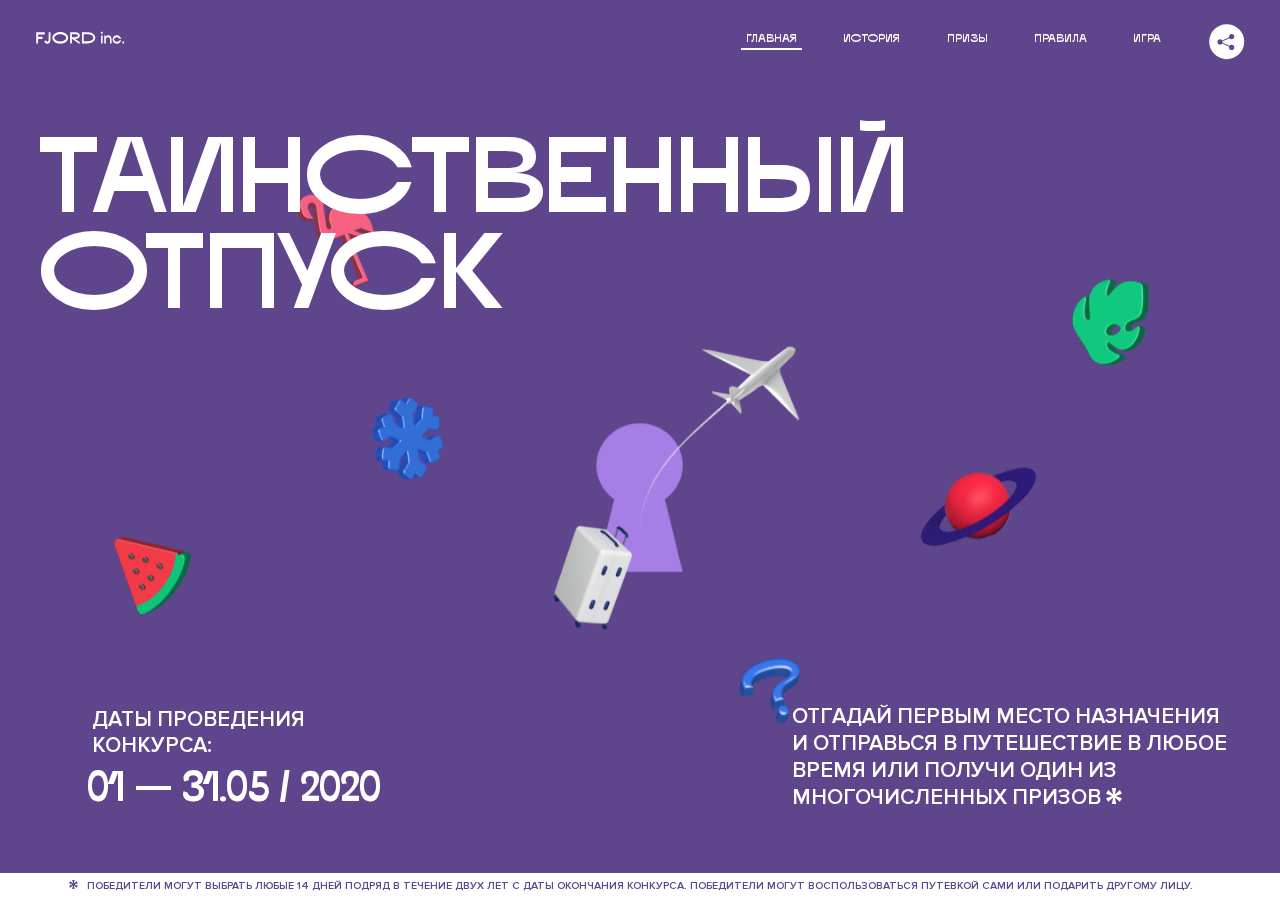
<file: 3/index.html>
<!DOCTYPE html>
<html lang="ru">
<head>
  <meta charset="UTF-8">
  <meta name="description" content="">
  <meta name="viewport" content="width=device-width, initial-scale=1.0">
  <meta http-equiv="X-UA-Compatible" content="ie=edge">
  <title>Mysterious Vacation</title>
<link href="css/style.min.css" rel="stylesheet">  <base href="https://htmlacademy-animation.github.io/1842585-magic-vacation-1/3/">
</head>
<body>

  <header class="page-header js-header">
    <div class="page-header__wrapper">
      <a href="#" class="page-header__logo" aria-label="Перейти на страницу FJORD.Inc">
        <svg width="100" height="15" viewBox="0 0 100 15" fill="none" xmlns="http://www.w3.org/2000/svg">
          <path d="M0.26 1.4V14H2.276V8.906H7.334V6.44H2.276V3.848H9.872V1.4H0.26ZM12.733 14.36C15.127 14.36 16.243 12.65 16.243 9.5V1.4H14.263V8.96C14.263 11.21 13.723 11.876 12.733 11.876C11.833 11.876 11.473 11.3 11.347 10.58L9.36702 10.94C9.63702 13.046 10.663 14.36 12.733 14.36ZM18.3918 7.7C18.3918 11.372 22.3878 14.36 27.3198 14.36C32.2518 14.36 36.2478 11.372 36.2478 7.7C36.2478 4.028 32.2518 1.04 27.3198 1.04C22.3878 1.04 18.3918 4.028 18.3918 7.7ZM20.6058 7.7C20.6058 5.378 23.6118 3.524 27.3198 3.524C30.9918 3.524 33.9798 5.378 33.9798 7.7C33.9798 10.004 30.9918 11.858 27.3198 11.858C23.6118 11.858 20.6058 10.004 20.6058 7.7ZM40.403 14V8.906H40.799L49.079 14.702V12.38L44.039 8.906H44.201C47.999 8.906 49.277 7.304 49.277 5.162C49.277 3.092 47.999 1.4 44.201 1.4H38.387V14H40.403ZM43.535 3.722C45.785 3.722 47.045 4.136 47.045 5.432C47.045 6.764 45.785 7.034 43.535 7.034H40.403V3.722H43.535ZM51.6936 1.382V14H57.8676C62.7456 14 66.7236 11.534 66.7236 7.7C66.7236 3.848 62.7456 1.382 57.8676 1.382H51.6936ZM53.7096 11.624V3.722H57.5436C61.5396 3.722 64.4916 5.018 64.4916 7.7C64.4916 10.238 61.5396 11.624 57.5436 11.624H53.7096ZM73.1832 14.018H74.9832V5H73.1832V14.018ZM72.9132 1.976C72.9132 2.57 73.3992 3.092 74.0832 3.092C74.7492 3.092 75.2352 2.57 75.2352 1.976C75.2352 1.382 74.7672 0.805999 74.0832 0.805999C73.3812 0.805999 72.9132 1.382 72.9132 1.976ZM76.7867 14H78.5687V9.104C78.7487 8.006 79.5947 6.962 81.0887 6.962C82.1147 6.962 83.2667 7.448 83.2667 9.554V14H85.0487V9.014C85.0487 6.152 83.2307 4.73 81.3587 4.73C79.9187 4.73 79.0727 5.558 78.5687 6.854V5H76.7867V14ZM90.9898 14.27C93.5098 14.27 95.3818 12.506 95.7238 10.328H94.0498C93.7258 11.3 92.6998 12.02 90.9898 12.02C88.8478 12.02 87.7678 10.922 87.7678 9.59C87.7678 8.24 88.8478 6.962 90.9898 6.962C92.7538 6.962 93.7978 7.844 94.0858 8.924H95.7418C95.4358 6.71 93.6178 4.73 90.9898 4.73C88.0918 4.73 86.1298 7.124 86.1298 9.59C86.1298 12.074 88.1278 14.27 90.9898 14.27ZM97.0693 12.938C97.0693 13.658 97.5553 14.144 98.2753 14.144C98.9953 14.144 99.4813 13.658 99.4813 12.938C99.4813 12.2 98.9953 11.714 98.2753 11.714C97.5553 11.714 97.0693 12.2 97.0693 12.938Z" fill="currentColor"></path>
        </svg>
      </a>
      <button class="page-header__toggler js-menu-toggler" type="button" aria-label="Управление мобильным меню"><span>Меню</span></button>
      <nav class="page-header__nav">
        <div class="page-header__menu js-menu" id="menu">
          <ul>
            <li>
              <a class="js-menu-link active" href="#top" data-href="top">главная</a>
            </li>
            <li>
              <a class="js-menu-link" href="#story" data-href="story">история</a>
            </li>
            <li>
              <a class="js-menu-link" href="#prizes" data-href="prizes">призы</a>
            </li>
            <li>
              <a class="js-menu-link" href="#rules" data-href="rules">правила</a>
            </li>
            <li>
              <a class="js-menu-link" href="#game" data-href="game">игра</a>
            </li>
          </ul>
        </div>
        <div class="page-header__social">
          <div class="social-block js-social-block">
            <button class="social-block__toggler" aria-label="Управлять блоком с социальными кнопками">
              <svg width="26" height="22" viewBox="0 0 27 22" fill="none" xmlns="http://www.w3.org/2000/svg">
                <path d="M19.6721 7.43664C21.6273 7.43664 23.213 5.85095 23.213 3.89566C23.213 1.94037 21.6273 0.354675 19.6721 0.354675C17.7168 0.354675 16.1311 1.94037 16.1311 3.89566C16.1311 4.19968 16.1728 4.49178 16.2458 4.77345L7.21751 8.95527C6.57519 8.05214 5.52303 7.46049 4.33078 7.46049C2.37549 7.46049 0.789795 9.04618 0.789795 11.0015C0.789795 12.9568 2.37549 14.5425 4.33078 14.5425C5.52303 14.5425 6.57668 13.9508 7.21751 13.0477L16.2458 17.2295C16.1743 17.5112 16.1311 17.8033 16.1311 18.1073C16.1311 20.0626 17.7168 21.6483 19.6721 21.6483C21.6273 21.6483 23.213 20.0626 23.213 18.1073C23.213 16.152 21.6273 14.5663 19.6721 14.5663C18.4798 14.5663 17.4262 15.158 16.7853 16.0611L7.75701 11.8793C7.82854 11.5976 7.87176 11.3055 7.87176 11.0015C7.87176 10.6974 7.83003 10.4053 7.75701 10.1237L16.7853 5.94186C17.4262 6.84499 18.4783 7.43664 19.6721 7.43664Z" fill="currentColor"></path>
              </svg>
            </button>
            <ul class="social-block__list">
              <li>
                <a class="social-block__link social-block__link--fb" href="#" aria-label="Мы на Facebook">
                  <svg width="8" height="17" viewBox="0 0 8 17" fill="none" xmlns="http://www.w3.org/2000/svg">
                    <path d="M4.24646 16.9899H1.09275L1.05793 8.49828H0V5.30707H1.05793V3.81124C1.05793 1.42084 2.57654 0 5.21735 0H7.41758V3.18585H5.30841C4.28262 3.18585 4.2478 3.48582 4.2478 4.24914V5.30707H7.42964L7.16716 8.49828H4.2478V16.9899H4.24646Z" fill="currentColor"></path>
                  </svg>
                </a>
              </li>
              <li>
                <a class="social-block__link social-block__link--insta" href="#" aria-label="Мы в Instagram">
                  <svg width="15" height="15" viewBox="0 0 15 15" fill="none" xmlns="http://www.w3.org/2000/svg">
                    <path d="M11.0197 0H4.19806C2.14246 0 0.471191 1.66993 0.471191 3.72285V10.5499C0.471191 12.6082 2.14112 14.2727 4.19806 14.2727H11.0197C13.0753 14.2727 14.7466 12.6082 14.7466 10.5499V3.72285C14.7466 1.67127 13.0753 0 11.0197 0ZM11.0197 12.4849H4.19806C3.13076 12.4849 2.26432 11.6158 2.26432 10.5512V3.72419C2.26432 2.65956 3.13076 1.79715 4.19806 1.79715H11.0197C12.087 1.79715 12.9535 2.6609 12.9535 3.72419V10.5512C12.9535 11.6145 12.087 12.4849 11.0197 12.4849Z" fill="currentColor"></path>
                    <path d="M7.60887 3.11084C5.38989 3.11084 3.58203 4.9187 3.58203 7.14036C3.58203 9.35532 5.38989 11.1645 7.60887 11.1645C9.83053 11.1645 11.6357 9.35666 11.6357 7.14036C11.6357 4.9187 9.83053 3.11084 7.60887 3.11084ZM7.60887 9.36871C6.37551 9.36871 5.37784 8.37372 5.37784 7.14036C5.37784 5.90699 6.37551 4.90665 7.60887 4.90665C8.83822 4.90665 9.84259 5.90833 9.84259 7.14036C9.84392 8.37238 8.83822 9.36871 7.60887 9.36871Z" fill="currentColor"></path>
                    <path d="M11.3573 2.35962C10.8256 2.35962 10.3931 2.79752 10.3931 3.32381C10.3931 3.85546 10.8256 4.29336 11.3573 4.29336C11.8862 4.29336 12.3215 3.85546 12.3215 3.32381C12.3215 2.79752 11.8862 2.35962 11.3573 2.35962Z" fill="currentColor"></path>
                  </svg>
                </a>
              </li>
              <li>
                <a class="social-block__link social-block__link--vk" href="#" aria-label="Мы ВКонтакте">
                  <svg width="17" height="10" viewBox="0 0 17 10" fill="none" xmlns="http://www.w3.org/2000/svg">
                    <path d="M14.1234 4.9002C14.1234 4.9002 16.3623 1.72708 16.5866 0.680242C16.6595 0.312285 16.4947 0.103188 16.1069 0.103188C16.1069 0.103188 14.8193 0.103188 14.168 0.103188C13.7235 0.103188 13.5587 0.293278 13.4235 0.579768C13.4235 0.579768 12.3724 2.82553 11.0969 4.24712C10.6861 4.70333 10.4781 4.84318 10.2511 4.84318C10.0646 4.84318 9.98625 4.6911 9.98625 4.27834V0.649016C9.98625 0.147997 9.92545 0.00135496 9.5066 0.00135496H6.39628C6.15578 0.00135496 6.0085 0.134417 6.0085 0.324506C6.0085 0.801084 6.73406 0.908351 6.73406 2.20231V4.87305C6.73406 5.40529 6.70569 5.61575 6.45303 5.61575C5.78016 5.61575 4.19528 3.30618 3.30623 0.678887C3.12923 0.145282 2.93737 0 2.43475 0H0.486409C0.205373 0 0 0.190085 0 0.476576C0 0.991172 0.60666 3.40801 2.99277 6.64358C4.59927 8.8201 6.70569 10 8.60269 10C9.76196 10 10.0416 9.80312 10.0416 9.31432V7.63883C10.0416 7.22607 10.2065 7.04956 10.4429 7.04956C10.7078 7.04956 11.1847 7.13238 12.2805 8.22268C13.5843 9.47862 13.6762 10 14.3896 10H16.5676C16.7919 10 17 9.89273 17 9.52342C17 9.02919 16.3623 8.15343 15.384 7.10659C14.9801 6.56755 14.3302 5.98914 14.1248 5.72301C13.8275 5.40801 13.9154 5.23014 14.1234 4.9002Z" fill="currentColor"></path>
                  </svg>
                </a>
              </li>
            </ul>
          </div>
        </div>
      </nav>
    </div>
  </header>

  <main class="page-content">

    <section class="animation-screen"></section>

    <section class="screen screen--hidden screen--intro" id="top">
      <div class="screen__wrapper">
        <div class="intro">
          <h1 class="intro__title">Таинственный отпуск</h1>
          <div class="intro__content">
            <div class="intro__info">
              <p class="intro__label">Даты проведения конкурса:</p>
              <p class="intro__date">01 — 31.05 / 2020</p>
            </div>
            <div class="intro__message">
              <p>
                Отгадай первым место назначения и&nbsp;отправься в&nbsp;путешествие в&nbsp;любое время или получи один из многочисленных призов
                <svg width="16" height="16" viewBox="0 0 10 10" fill="none" xmlns="http://www.w3.org/2000/svg">
                  <path d="M0 6.35337L3.90271 4.99012L0 3.64663L1.34615 1.32374L4.44287 4.01073L3.67364 0H6.34615L5.57692 4.01073L8.65385 1.32374L10 3.64663L6.13405 4.99012L10 6.35337L8.65385 8.65651L5.57692 5.98927L6.34615 10H3.67364L4.44287 5.96952L1.34615 8.65651L0 6.35337Z" fill="currentColor"></path>
                </svg>
              </p>
            </div>
          </div>
        </div>
      </div>
      <div class="screen__footer js-footer">
        <button class="screen__footer-enlarge js-footer-toggler" type="button" aria-label="Показать сообщение">
          <svg width="10" height="10" viewBox="0 0 10 10" fill="none" xmlns="http://www.w3.org/2000/svg">
            <path d="M0 6.35337L3.90271 4.99012L0 3.64663L1.34615 1.32374L4.44287 4.01073L3.67364 0H6.34615L5.57692 4.01073L8.65385 1.32374L10 3.64663L6.13405 4.99012L10 6.35337L8.65385 8.65651L5.57692 5.98927L6.34615 10H3.67364L4.44287 5.96952L1.34615 8.65651L0 6.35337Z" fill="currentColor"></path>
          </svg>
        </button>
        <button class="screen__footer-collapse js-footer-toggler" type="button" aria-label="Скрыть сообщение">
          <svg width="13" height="13" viewBox="0 0 13 13" fill="none" xmlns="http://www.w3.org/2000/svg">
            <line x1="12.3536" y1="0.353553" x2="0.738349" y2="11.9688" stroke="currentColor"></line>
            <line x1="0.738319" y1="0.539925" x2="12.3535" y2="12.1551" stroke="currentColor"></line>
          </svg>
        </button>
        <div class="screen__footer-wrapper">
          <div class="screen__footer-announce">
            <p class="screen__footer-label">Даты проведения конкурса:</p>
            <p class="screen__footer-date">01 — 31.05 / 2020</p>
          </div>
          <div class="screen__footer-note">
            <p>
              <svg width="10" height="10" viewBox="0 0 10 10" fill="none" xmlns="http://www.w3.org/2000/svg">
                <path d="M0 6.35337L3.90271 4.99012L0 3.64663L1.34615 1.32374L4.44287 4.01073L3.67364 0H6.34615L5.57692 4.01073L8.65385 1.32374L10 3.64663L6.13405 4.99012L10 6.35337L8.65385 8.65651L5.57692 5.98927L6.34615 10H3.67364L4.44287 5.96952L1.34615 8.65651L0 6.35337Z" fill="currentColor"></path>
              </svg>
              <span>Победители могут выбрать любые 14 дней подряд в&nbsp;течение двух лет с&nbsp;даты окончания конкурса. Победители могут воспользоваться путевкой сами или подарить другому лицу.</span>
            </p>
          </div>
        </div>
      </div>
    </section>

    <section class="screen screen--hidden screen--story" id="story">

      <div class="slider swiper-container js-slider">

        <div class="swiper-wrapper">

          <div class="slider__item swiper-slide">
            <h2 class="slider__item-title">История</h2>
            <p class="slider__item-text">Джеймс Таргет был основателем компании &laquo;Fjord Inc.&raquo;. С&nbsp;1965 года &laquo;Fjord Inc.&raquo; прославилась надёжными и&nbsp;удобными чемоданами и&nbsp;аксессуарами для туристов.</p>
          </div>

          <div class="slider__item swiper-slide">
            <p class="slider__item-text">Когда Джеймсу было 7&nbsp;лет, в&nbsp;их&nbsp;доме гостил дядюшка и&nbsp;развлекал детей рассказами о&nbsp;своей поездке в&nbsp;место, показавшееся малышу Таргету невероятным. Тогда Джеймс решил, что однажды посетит его, но&nbsp;не&nbsp;будет рассказывать о&nbsp;мечте, пока не&nbsp;осуществит.</p>
          </div>

          <div class="slider__item swiper-slide">
            <p class="slider__item-text">Джеймс Таргет стал увлеченным путешественником. Он&nbsp;посетил 5&nbsp;континентов, 126&nbsp;стран.</p>
          </div>

          <div class="slider__item swiper-slide">
            <p class="slider__item-text">Он&nbsp;сплавлялся по&nbsp;Амазонке и&nbsp;погружался в&nbsp;пещеры Франции, медитировал в&nbsp;горах Тибета и&nbsp;пожимал руку вождя племени Акугауа.</p>
          </div>

          <div class="slider__item swiper-slide">
            <p class="slider__item-text">Из&nbsp;своих поездок Джеймс Таргет привозил идеи, как сделать свои чемоданы &laquo;Fjord Inc.&raquo; удобными и&nbsp;приспособленными к&nbsp;разным дорожным условиям.</p>
          </div>

          <div class="slider__item swiper-slide">
            <p class="slider__item-text">Всё это время Джеймс не&nbsp;оставлял идею поездки своей мечты. Однако, как только он&nbsp;брался за&nbsp;планирование, возникали препятствия, не&nbsp;позволяющие отправиться туда.</p>
          </div>

          <div class="slider__item swiper-slide">
            <p class="slider__item-text">В&nbsp;возрасте 67&nbsp;лет Джеймс Таргет попал под лавину и&nbsp;погиб. В&nbsp;своём завещании он&nbsp;поручил отправить в&nbsp;заветное путешествие трёх смельчаков, единых с&nbsp;ним духом.</p>
          </div>

          <div class="slider__item swiper-slide">
            <p class="slider__item-text">Тех, кто сможет узнать таинственное место, задавая вопросы специально обученному ИИ&nbsp;&laquo;Соне&raquo;, ждет фантастическое путешествие.</p>
          </div>
        </div>
        <div class="slider__controls">
          <button class="slider__control slider__control--prev js-control-prev" type="button" aria-label="Показать предыдущую историю">
            <svg width="12" height="22" viewBox="0 0 12 22" fill="none" xmlns="http://www.w3.org/2000/svg">
              <path d="M11 1L1 11L11 21" stroke="currentColor" stroke-width="2" stroke-linejoin="round"></path>
            </svg>
          </button>
          <button class="slider__control slider__control--next js-control-next" type="button" aria-label="Показать следующую историю">
            <svg width="12" height="22" viewBox="0 0 12 22" fill="none" xmlns="http://www.w3.org/2000/svg">
              <path d="M1 1L11 11L1 21" stroke="currentColor" stroke-width="2" stroke-linejoin="round"></path>
            </svg>
          </button>
        </div>
        <div class="slider__pagination swiper-pagination"></div>
      </div>
    </section>

    <section class="screen screen--hidden screen--prizes" id="prizes">
      <div class="screen__wrapper">
        <div class="prizes">
          <h2 class="prizes__title">ПРизы</h2>
          <div class="prizes__lead">
            <p>Найди ответ и&nbsp;получи один из&nbsp;призов:</p>
          </div>
          <ul class="prizes__list">
            <li class="prizes__item prizes__item--journeys">
              <div class="prizes__icon">
                <picture>
                  <source srcset="img/prize1-mob.svg" media="(orientation: portrait)">
                  <img src="img/prize1.svg" alt="">
                </picture>
              </div>
              <p class="prizes__desc">
                <b>3</b>
                <span>загадочных путешествия</span>
              </p>
            </li>
            <li class="prizes__item prizes__item--cases">
              <div class="prizes__icon">
                <picture>
                  <source srcset="img/prize2-mob.svg" media="(orientation: portrait)">
                  <img src="img/prize2.svg" alt="">
                </picture>
              </div>
              <p class="prizes__desc">
                <b>7</b>
                <span>надежных чемоданов</span>
              </p>
            </li>
            <li class="prizes__item prizes__item--codes">
              <div class="prizes__icon">
                <picture>
                  <source srcset="img/prize3-mob.svg" media="(orientation: portrait)">
                  <img src="img/prize3.svg" alt="">
                </picture>
              </div>
              <p class="prizes__desc">
                <b>900</b>
                <span>
                  промокодов на&nbsp;скидку 15%
                  <svg width="10" height="10" viewBox="0 0 10 10" fill="none" xmlns="http://www.w3.org/2000/svg">
                    <path d="M0 6.35337L3.90271 4.99012L0 3.64663L1.34615 1.32374L4.44287 4.01073L3.67364 0H6.34615L5.57692 4.01073L8.65385 1.32374L10 3.64663L6.13405 4.99012L10 6.35337L8.65385 8.65651L5.57692 5.98927L6.34615 10H3.67364L4.44287 5.96952L1.34615 8.65651L0 6.35337Z" fill="currentColor"></path>
                  </svg>
                </span>
              </p>
            </li>
          </ul>
        </div>
      </div>
      <div class="screen__footer js-footer">
        <button class="screen__footer-enlarge js-footer-toggler" type="button" aria-label="Показать сообщение">
          <svg width="10" height="10" viewBox="0 0 10 10" fill="none" xmlns="http://www.w3.org/2000/svg">
            <path d="M0 6.35337L3.90271 4.99012L0 3.64663L1.34615 1.32374L4.44287 4.01073L3.67364 0H6.34615L5.57692 4.01073L8.65385 1.32374L10 3.64663L6.13405 4.99012L10 6.35337L8.65385 8.65651L5.57692 5.98927L6.34615 10H3.67364L4.44287 5.96952L1.34615 8.65651L0 6.35337Z" fill="currentColor"></path>
          </svg>
        </button>
        <button class="screen__footer-collapse js-footer-toggler" type="button" aria-label="Скрыть сообщение">
          <svg width="13" height="13" viewBox="0 0 13 13" fill="none" xmlns="http://www.w3.org/2000/svg">
            <line x1="12.3536" y1="0.353553" x2="0.738349" y2="11.9688" stroke="currentColor"></line>
            <line x1="0.738319" y1="0.539925" x2="12.3535" y2="12.1551" stroke="currentColor"></line>
          </svg>
        </button>
        <div class="screen__footer-wrapper">
          <div class="screen__footer-announce">
            <p class="screen__footer-label">Даты проведения конкурса:</p>
            <p class="screen__footer-date">01 — 31.05 / 2020</p>
          </div>
          <div class="screen__footer-note">
            <p>
              <svg width="10" height="10" viewBox="0 0 10 10" fill="none" xmlns="http://www.w3.org/2000/svg">
                <path d="M0 6.35337L3.90271 4.99012L0 3.64663L1.34615 1.32374L4.44287 4.01073L3.67364 0H6.34615L5.57692 4.01073L8.65385 1.32374L10 3.64663L6.13405 4.99012L10 6.35337L8.65385 8.65651L5.57692 5.98927L6.34615 10H3.67364L4.44287 5.96952L1.34615 8.65651L0 6.35337Z" fill="currentColor"></path>
              </svg>
              <span>Скидка&nbsp;15% на&nbsp;единоразовое приобретение путёвки с&nbsp;1&nbsp;июня 2020 по&nbsp;31&nbsp;мая 2022&nbsp;года. Суммируется с&nbsp;другими акциями</span>
            </p>
          </div>
        </div>
      </div>
    </section>

    <section class="screen screen--hidden screen--rules" id="rules">
      <div class="screen__wrapper">
        <div class="rules">
          <h2 class="rules__title">Правила</h2>
          <div class="rules__lead">
            <p>Для того чтобы получить наследство Джеймса Таргета, тебе нужно выведать у&nbsp;&laquo;Сони&raquo;, куда предстоит отправиться тебе в&nbsp;случае победы</p>
          </div>
          <ol class="rules__list">
            <li class="rules__item">
              <p>Тебе отводится <br>5&nbsp;минут</p>
            </li>
            <li class="rules__item">
              <p>Задавай любые вопросы в&nbsp;текстовом поле</p>
            </li>
            <li class="rules__item">
              <p>Нажимай кнопку &laquo;Узнать&raquo;, чтобы получить ответ</p>
            </li>
            <li class="rules__item">
              <p>&laquo;Соня&raquo; может отвечать только&nbsp;Да или Нет</p>
            </li>
          </ol>
          <a href="#game" class="rules__link btn">Погнали!</a>
        </div>
      </div>
      <div class="screen__disclaimer">
        <div class="disclaimer">
          <ul>
            <li>
              <a href="#">Правовая информация</a>
            </li>
            <li>
              <a href="#">Подробные правила</a>
            </li>
          </ul>
        </div>
      </div>
    </section>

    <section class="screen screen--hidden screen--game" id="game">
      <div class="screen__wrapper">
        <div class="game">
          <div class="game__header">
            <h2 class="game__title">Игра</h2>
            <div class="game__counter">
              <span>05</span>:<span>00</span>
            </div>
          </div>
          <div class="game__body">
            <div class="chat">
              <div class="chat__body js-chat">
                <ul class="chat__list" id="messages"></ul>
              </div>
              <div class="chat__footer">
                <form action="#" method="post" class="form" id="message-form">
                  <label for="message-field" class="visually-hidden">Поле для ввода вопроса</label>
                  <input type="text" class="form__field" id="message-field">
                  <button class="form__button btn">
                    Узнать
                    <svg width="18" height="19" viewBox="0 0 18 19" fill="none" xmlns="http://www.w3.org/2000/svg">
                      <path stroke="currentColor" stroke-width="2" d="M9 19V1"></path>
                      <path d="M1 9l8-8 8 8" stroke="currentColor" stroke-width="2" stroke-linejoin="round"></path>
                    </svg>
                  </button>
                </form>
              </div>
            </div>
          </div>
          <!-- временные кнопки для показа результата -->
          <div class="game__buttons">
            <button class="game__button btn js-show-result" type="button" data-target="result">Положительный результат</button>
            <button class="game__button btn js-show-result" type="button" data-target="result2">Положительный результат - 2</button>
            <button class="game__button btn js-show-result" type="button" data-target="result3">Отрицательный результат</button>
          </div>
        </div>
      </div>
    </section>

    <section class="screen screen--hidden screen--result" id="result">
      <div class="screen__wrapper">
        <div class="result result--trip">
          <div class="result__image">
            <picture>
              <source srcset="img/result1-mob.png 1x, img/result1-mob@2x.png 2x" media="(max-width: 768px) and (orientation: portrait)">
              <img src="img/result1.png" srcset="img/result1@2x.png 2x" alt="">
            </picture>
          </div>
          <h2 class="result__title">
            <span class="visually-hidden">ПОбеда!</span>
            <svg xmlns="http://www.w3.org/2000/svg" viewBox="0 0 568.85 109.24">
              <path d="M16,24.44V92H2.6V8H75V92H61.52V24.44H16Z" transform="translate(-2.1 -1.5)" fill="none" stroke="currentColor"></path>
              <path d="M148.76,5.6c32.88,0,59.52,19.92,59.52,44.4s-26.64,44.4-59.52,44.4S89.24,74.48,89.24,50,115.88,5.6,148.76,5.6Zm0,72.12c24.48,0,44.4-12.36,44.4-27.72s-19.92-27.84-44.4-27.84C124,22.16,104,34.52,104,50S124,77.72,148.76,77.72Z" transform="translate(-2.1 -1.5)" fill="none" stroke="currentColor"></path>
              <path d="M287.36,8V24.44H236v14.4h25.32c25.44,0,34,11.16,34,26.52,0,15.6-8.52,26.64-34,26.64H222.56V8h64.8ZM256.88,76.52c15.12,0,23.52-2,23.52-11.52S272,54.44,256.88,54.44H236V76.52h20.88Z" transform="translate(-2.1 -1.5)" fill="none" stroke="currentColor"></path>
              <path d="M371.47,8V24.44H320.84V41.6h33.6V58h-33.6V75.56h50.64V92H307.4V8h64.08Z" transform="translate(-2.1 -1.5)" fill="none" stroke="currentColor"></path>
              <path d="M382.39,110.24V75.56h7.44c4.56-4.68,7.8-18.36,8.76-56L399,8h48.6V75.56h10v34.68H442.87V92H397v18.24H382.39Zm51.72-34.68V24.44H411.55v3.12c-0.48,22.44-3.24,37.68-7.2,48h29.76Z" transform="translate(-2.1 -1.5)" fill="none" stroke="currentColor"></path>
              <path d="M463.75,92l28-84h27.12l28.08,84H533.47l-7.8-23.52h-37.8L480.07,92H463.75Zm56.64-40L507,11.84,493.51,52h26.88Z" transform="translate(-2.1 -1.5)" fill="none" stroke="currentColor"></path>
              <path d="M554.12,70.4L555.55,2H569l1.44,68.4H554.12Zm8.28,6.36c4.8,0,8,3.24,8,8.16a8,8,0,1,1-16.08,0C554.35,80,557.59,76.76,562.39,76.76Z" transform="translate(-2.1 -1.5)" fill="none" stroke="currentColor"></path>
            </svg>
          </h2>
          <div class="result__text">
            <p>ты&nbsp;отправляешься в&nbsp;Арктику!</p>
          </div>
          <div class="result__form">
            <form action="#" method="post" class="form form--result">
              <label for="email-field" class="form__label">зарегистрируй результат</label>
              <input type="email" class="form__field" id="email-field" placeholder="e-mail для регистации результата и получения приза" required="">
              <button class="form__button btn">
                отправить
                <svg width="18" height="19" viewBox="0 0 18 19" fill="none" xmlns="http://www.w3.org/2000/svg">
                  <path stroke="currentColor" stroke-width="2" d="M9 19V1"></path>
                  <path d="M1 9l8-8 8 8" stroke="currentColor" stroke-width="2" stroke-linejoin="round"></path>
                </svg>
              </button>
            </form>
          </div>
        </div>
      </div>
    </section>

    <section class="screen screen--hidden screen--result" id="result2">
      <div class="screen__wrapper">
        <div class="result result--prize">
          <div class="result__image">
            <picture>
              <source srcset="img/result2-mob.png 1x, img/result2-mob@2x.png 2x" media="(max-width: 768px) and (orientation: portrait)">
              <img src="img/result2.png" srcset="img/result2@2x.png 2x" alt="">
            </picture>
          </div>
          <h2 class="result__title">
            <span class="visually-hidden">ПОбеда!</span>
            <svg xmlns="http://www.w3.org/2000/svg" viewBox="0 0 568.85 109.24">
              <path d="M16,24.44V92H2.6V8H75V92H61.52V24.44H16Z" transform="translate(-2.1 -1.5)" fill="none" stroke="currentColor"></path>
              <path d="M148.76,5.6c32.88,0,59.52,19.92,59.52,44.4s-26.64,44.4-59.52,44.4S89.24,74.48,89.24,50,115.88,5.6,148.76,5.6Zm0,72.12c24.48,0,44.4-12.36,44.4-27.72s-19.92-27.84-44.4-27.84C124,22.16,104,34.52,104,50S124,77.72,148.76,77.72Z" transform="translate(-2.1 -1.5)" fill="none" stroke="currentColor"></path>
              <path d="M287.36,8V24.44H236v14.4h25.32c25.44,0,34,11.16,34,26.52,0,15.6-8.52,26.64-34,26.64H222.56V8h64.8ZM256.88,76.52c15.12,0,23.52-2,23.52-11.52S272,54.44,256.88,54.44H236V76.52h20.88Z" transform="translate(-2.1 -1.5)" fill="none" stroke="currentColor"></path>
              <path d="M371.47,8V24.44H320.84V41.6h33.6V58h-33.6V75.56h50.64V92H307.4V8h64.08Z" transform="translate(-2.1 -1.5)" fill="none" stroke="currentColor"></path>
              <path d="M382.39,110.24V75.56h7.44c4.56-4.68,7.8-18.36,8.76-56L399,8h48.6V75.56h10v34.68H442.87V92H397v18.24H382.39Zm51.72-34.68V24.44H411.55v3.12c-0.48,22.44-3.24,37.68-7.2,48h29.76Z" transform="translate(-2.1 -1.5)" fill="none" stroke="currentColor"></path>
              <path d="M463.75,92l28-84h27.12l28.08,84H533.47l-7.8-23.52h-37.8L480.07,92H463.75Zm56.64-40L507,11.84,493.51,52h26.88Z" transform="translate(-2.1 -1.5)" fill="none" stroke="currentColor"></path>
              <path d="M554.12,70.4L555.55,2H569l1.44,68.4H554.12Zm8.28,6.36c4.8,0,8,3.24,8,8.16a8,8,0,1,1-16.08,0C554.35,80,557.59,76.76,562.39,76.76Z" transform="translate(-2.1 -1.5)" fill="none" stroke="currentColor"></path>
            </svg>
          </h2>
          <div class="result__text">
            <p>чемодан &laquo;Fjord&nbsp;Inc.&raquo;&nbsp;твой</p>
          </div>
          <div class="result__form">
            <form action="#" method="post" class="form form--result">
              <label for="email-field2" class="form__label">зарегистрируй результат</label>
              <input type="email" class="form__field" id="email-field2" placeholder="e-mail для регистации результата и получения приза" required="">
              <button class="form__button btn">
                отправить
                <svg width="18" height="19" viewBox="0 0 18 19" fill="none" xmlns="http://www.w3.org/2000/svg">
                  <path stroke="currentColor" stroke-width="2" d="M9 19V1"></path>
                  <path d="M1 9l8-8 8 8" stroke="currentColor" stroke-width="2" stroke-linejoin="round"></path>
                </svg>
              </button>
            </form>
          </div>
        </div>
      </div>
    </section>

    <section class="screen screen--hidden screen--result" id="result3">
      <div class="screen__wrapper">
        <div class="result result--negative">
          <div class="result__image">
            <picture>
              <source srcset="img/result3-mob.png 1x, img/result3-mob@2x.png 2x" media="(max-width: 768px) and (orientation: portrait)">
              <img src="img/result3.png" srcset="img/result3@2x.png 2x" alt="">
            </picture>
          </div>
          <h2 class="result__title">
            <span class="visually-hidden">Не угадал!</span>
            <svg xmlns="http://www.w3.org/2000/svg" viewBox="0 0 660.77 109.24">
              <path d="M2.66,92V8H16.1V42.2H53.3V8H66.74V92H53.3V58.64H16.1V92H2.66Z" transform="translate(-2.16 -1.5)" fill="none" stroke="currentColor"></path>
              <path d="M147.62,8V24.44H97V41.6h33.6V58H97V75.56h50.64V92H83.54V8h64.08Z" transform="translate(-2.16 -1.5)" fill="none" stroke="currentColor"></path>
              <path d="M199.22,8l20.52,42.36L235.34,8h16.44l-31,84H204.38l9.48-25.92L185.78,8h13.44Z" transform="translate(-2.16 -1.5)" fill="none" stroke="currentColor"></path>
              <path d="M273.74,24.44V92H260.3V8h50.16V24.44H273.74Z" transform="translate(-2.16 -1.5)" fill="none" stroke="currentColor"></path>
              <path d="M307.1,92l28-84h27.12l28.08,84H376.82L369,68.48h-37.8L323.42,92H307.1Zm56.64-40L350.3,11.84,336.86,52h26.88Z" transform="translate(-2.16 -1.5)" fill="none" stroke="currentColor"></path>
              <path d="M396.38,110.24V75.56h7.44c4.56-4.68,7.8-18.36,8.76-56L412.94,8h48.6V75.56h10v34.68H456.86V92H411v18.24H396.38ZM448.1,75.56V24.44H425.54v3.12c-0.48,22.44-3.24,37.68-7.2,48H448.1Z" transform="translate(-2.16 -1.5)" fill="none" stroke="currentColor"></path>
              <path d="M477.74,92l28-84h27.12L560.9,92H547.46l-7.8-23.52h-37.8L494.06,92H477.74Zm56.64-40-13.44-40.2L507.5,52h26.88Z" transform="translate(-2.16 -1.5)" fill="none" stroke="currentColor"></path>
              <path d="M568.7,76.88a13.77,13.77,0,0,0,5,1c6.6,0,10.44-6.24,12-58.32L586.22,8h46.2V92H619V24.44H598.82l-0.12,3.12C597.14,81,589,94.4,573.74,94.4a28.55,28.55,0,0,1-6.72-.84Z" transform="translate(-2.16 -1.5)" fill="none" stroke="currentColor"></path>
              <path d="M646.1,70.4L647.54,2H661l1.44,68.4H646.1Zm8.28,6.36c4.8,0,8,3.24,8,8.16a8,8,0,0,1-16.08,0C646.34,80,649.58,76.76,654.38,76.76Z" transform="translate(-2.16 -1.5)" fill="none" stroke="currentColor"></path>
            </svg>
          </h2>
          <button class="result__button js-play" type="button">
            не сдавайся!
            <span>
              <svg width="27" height="22" viewBox="0 0 27 22" fill="none" xmlns="http://www.w3.org/2000/svg">
                <path d="M10.6899 1.47998C5.42992 1.47998 1.16992 5.73998 1.16992 11C1.16992 16.26 5.42992 20.52 10.6899 20.52C15.9499 20.52 20.2099 16.26 20.2099 11V7.13998" stroke="currentColor" stroke-width="2" stroke-miterlimit="10"></path>
                <path d="M15.1099 12.5099L20.1499 7.13989L25.3099 12.6299" stroke="currentColor" stroke-width="2" stroke-miterlimit="10" stroke-linejoin="round"></path>
              </svg>
            </span>
          </button>
        </div>
      </div>
    </section>

    <div class="loading-background js-loading-screen">
    </div>
  </main>

<script src="js/script.js"></script></body>
</html>
</file>
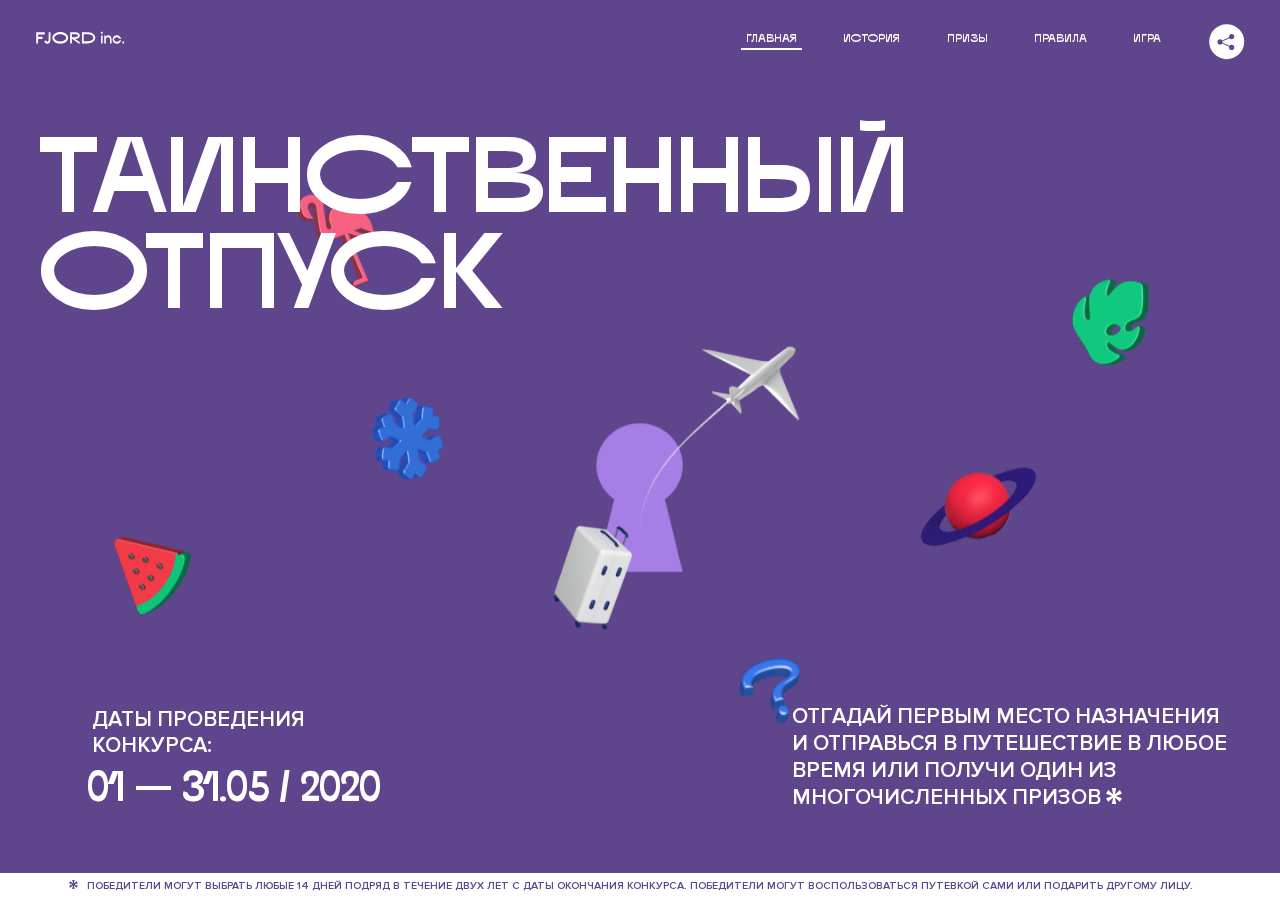
<file: 4/index.html>
<!DOCTYPE html>
<html lang="ru">
<head>
  <meta charset="UTF-8">
  <meta name="description" content="">
  <meta name="viewport" content="width=device-width, initial-scale=1.0">
  <meta http-equiv="X-UA-Compatible" content="ie=edge">
  <title>Mysterious Vacation</title>
<link href="css/style.min.css" rel="stylesheet">  <base href="https://htmlacademy-animation.github.io/1842585-magic-vacation-1/4/">
</head>
<body>

  <header class="page-header js-header">
    <div class="page-header__wrapper">
      <a href="#" class="page-header__logo" aria-label="Перейти на страницу FJORD.Inc">
        <svg width="100" height="15" viewBox="0 0 100 15" fill="none" xmlns="http://www.w3.org/2000/svg">
          <path d="M0.26 1.4V14H2.276V8.906H7.334V6.44H2.276V3.848H9.872V1.4H0.26ZM12.733 14.36C15.127 14.36 16.243 12.65 16.243 9.5V1.4H14.263V8.96C14.263 11.21 13.723 11.876 12.733 11.876C11.833 11.876 11.473 11.3 11.347 10.58L9.36702 10.94C9.63702 13.046 10.663 14.36 12.733 14.36ZM18.3918 7.7C18.3918 11.372 22.3878 14.36 27.3198 14.36C32.2518 14.36 36.2478 11.372 36.2478 7.7C36.2478 4.028 32.2518 1.04 27.3198 1.04C22.3878 1.04 18.3918 4.028 18.3918 7.7ZM20.6058 7.7C20.6058 5.378 23.6118 3.524 27.3198 3.524C30.9918 3.524 33.9798 5.378 33.9798 7.7C33.9798 10.004 30.9918 11.858 27.3198 11.858C23.6118 11.858 20.6058 10.004 20.6058 7.7ZM40.403 14V8.906H40.799L49.079 14.702V12.38L44.039 8.906H44.201C47.999 8.906 49.277 7.304 49.277 5.162C49.277 3.092 47.999 1.4 44.201 1.4H38.387V14H40.403ZM43.535 3.722C45.785 3.722 47.045 4.136 47.045 5.432C47.045 6.764 45.785 7.034 43.535 7.034H40.403V3.722H43.535ZM51.6936 1.382V14H57.8676C62.7456 14 66.7236 11.534 66.7236 7.7C66.7236 3.848 62.7456 1.382 57.8676 1.382H51.6936ZM53.7096 11.624V3.722H57.5436C61.5396 3.722 64.4916 5.018 64.4916 7.7C64.4916 10.238 61.5396 11.624 57.5436 11.624H53.7096ZM73.1832 14.018H74.9832V5H73.1832V14.018ZM72.9132 1.976C72.9132 2.57 73.3992 3.092 74.0832 3.092C74.7492 3.092 75.2352 2.57 75.2352 1.976C75.2352 1.382 74.7672 0.805999 74.0832 0.805999C73.3812 0.805999 72.9132 1.382 72.9132 1.976ZM76.7867 14H78.5687V9.104C78.7487 8.006 79.5947 6.962 81.0887 6.962C82.1147 6.962 83.2667 7.448 83.2667 9.554V14H85.0487V9.014C85.0487 6.152 83.2307 4.73 81.3587 4.73C79.9187 4.73 79.0727 5.558 78.5687 6.854V5H76.7867V14ZM90.9898 14.27C93.5098 14.27 95.3818 12.506 95.7238 10.328H94.0498C93.7258 11.3 92.6998 12.02 90.9898 12.02C88.8478 12.02 87.7678 10.922 87.7678 9.59C87.7678 8.24 88.8478 6.962 90.9898 6.962C92.7538 6.962 93.7978 7.844 94.0858 8.924H95.7418C95.4358 6.71 93.6178 4.73 90.9898 4.73C88.0918 4.73 86.1298 7.124 86.1298 9.59C86.1298 12.074 88.1278 14.27 90.9898 14.27ZM97.0693 12.938C97.0693 13.658 97.5553 14.144 98.2753 14.144C98.9953 14.144 99.4813 13.658 99.4813 12.938C99.4813 12.2 98.9953 11.714 98.2753 11.714C97.5553 11.714 97.0693 12.2 97.0693 12.938Z" fill="currentColor"></path>
        </svg>
      </a>
      <button class="page-header__toggler js-menu-toggler" type="button" aria-label="Управление мобильным меню"><span>Меню</span></button>
      <nav class="page-header__nav">
        <div class="page-header__menu js-menu" id="menu">
          <ul>
            <li>
              <a class="js-menu-link active" href="#top" data-href="top">главная</a>
            </li>
            <li>
              <a class="js-menu-link" href="#story" data-href="story">история</a>
            </li>
            <li>
              <a class="js-menu-link" href="#prizes" data-href="prizes">призы</a>
            </li>
            <li>
              <a class="js-menu-link" href="#rules" data-href="rules">правила</a>
            </li>
            <li>
              <a class="js-menu-link" href="#game" data-href="game">игра</a>
            </li>
          </ul>
        </div>
        <div class="page-header__social">
          <div class="social-block js-social-block">
            <button class="social-block__toggler" aria-label="Управлять блоком с социальными кнопками">
              <svg width="26" height="22" viewBox="0 0 27 22" fill="none" xmlns="http://www.w3.org/2000/svg">
                <path d="M19.6721 7.43664C21.6273 7.43664 23.213 5.85095 23.213 3.89566C23.213 1.94037 21.6273 0.354675 19.6721 0.354675C17.7168 0.354675 16.1311 1.94037 16.1311 3.89566C16.1311 4.19968 16.1728 4.49178 16.2458 4.77345L7.21751 8.95527C6.57519 8.05214 5.52303 7.46049 4.33078 7.46049C2.37549 7.46049 0.789795 9.04618 0.789795 11.0015C0.789795 12.9568 2.37549 14.5425 4.33078 14.5425C5.52303 14.5425 6.57668 13.9508 7.21751 13.0477L16.2458 17.2295C16.1743 17.5112 16.1311 17.8033 16.1311 18.1073C16.1311 20.0626 17.7168 21.6483 19.6721 21.6483C21.6273 21.6483 23.213 20.0626 23.213 18.1073C23.213 16.152 21.6273 14.5663 19.6721 14.5663C18.4798 14.5663 17.4262 15.158 16.7853 16.0611L7.75701 11.8793C7.82854 11.5976 7.87176 11.3055 7.87176 11.0015C7.87176 10.6974 7.83003 10.4053 7.75701 10.1237L16.7853 5.94186C17.4262 6.84499 18.4783 7.43664 19.6721 7.43664Z" fill="currentColor"></path>
              </svg>
            </button>
            <ul class="social-block__list">
              <li>
                <a class="social-block__link social-block__link--fb" href="#" aria-label="Мы на Facebook">
                  <svg width="8" height="17" viewBox="0 0 8 17" fill="none" xmlns="http://www.w3.org/2000/svg">
                    <path d="M4.24646 16.9899H1.09275L1.05793 8.49828H0V5.30707H1.05793V3.81124C1.05793 1.42084 2.57654 0 5.21735 0H7.41758V3.18585H5.30841C4.28262 3.18585 4.2478 3.48582 4.2478 4.24914V5.30707H7.42964L7.16716 8.49828H4.2478V16.9899H4.24646Z" fill="currentColor"></path>
                  </svg>
                </a>
              </li>
              <li>
                <a class="social-block__link social-block__link--insta" href="#" aria-label="Мы в Instagram">
                  <svg width="15" height="15" viewBox="0 0 15 15" fill="none" xmlns="http://www.w3.org/2000/svg">
                    <path d="M11.0197 0H4.19806C2.14246 0 0.471191 1.66993 0.471191 3.72285V10.5499C0.471191 12.6082 2.14112 14.2727 4.19806 14.2727H11.0197C13.0753 14.2727 14.7466 12.6082 14.7466 10.5499V3.72285C14.7466 1.67127 13.0753 0 11.0197 0ZM11.0197 12.4849H4.19806C3.13076 12.4849 2.26432 11.6158 2.26432 10.5512V3.72419C2.26432 2.65956 3.13076 1.79715 4.19806 1.79715H11.0197C12.087 1.79715 12.9535 2.6609 12.9535 3.72419V10.5512C12.9535 11.6145 12.087 12.4849 11.0197 12.4849Z" fill="currentColor"></path>
                    <path d="M7.60887 3.11084C5.38989 3.11084 3.58203 4.9187 3.58203 7.14036C3.58203 9.35532 5.38989 11.1645 7.60887 11.1645C9.83053 11.1645 11.6357 9.35666 11.6357 7.14036C11.6357 4.9187 9.83053 3.11084 7.60887 3.11084ZM7.60887 9.36871C6.37551 9.36871 5.37784 8.37372 5.37784 7.14036C5.37784 5.90699 6.37551 4.90665 7.60887 4.90665C8.83822 4.90665 9.84259 5.90833 9.84259 7.14036C9.84392 8.37238 8.83822 9.36871 7.60887 9.36871Z" fill="currentColor"></path>
                    <path d="M11.3573 2.35962C10.8256 2.35962 10.3931 2.79752 10.3931 3.32381C10.3931 3.85546 10.8256 4.29336 11.3573 4.29336C11.8862 4.29336 12.3215 3.85546 12.3215 3.32381C12.3215 2.79752 11.8862 2.35962 11.3573 2.35962Z" fill="currentColor"></path>
                  </svg>
                </a>
              </li>
              <li>
                <a class="social-block__link social-block__link--vk" href="#" aria-label="Мы ВКонтакте">
                  <svg width="17" height="10" viewBox="0 0 17 10" fill="none" xmlns="http://www.w3.org/2000/svg">
                    <path d="M14.1234 4.9002C14.1234 4.9002 16.3623 1.72708 16.5866 0.680242C16.6595 0.312285 16.4947 0.103188 16.1069 0.103188C16.1069 0.103188 14.8193 0.103188 14.168 0.103188C13.7235 0.103188 13.5587 0.293278 13.4235 0.579768C13.4235 0.579768 12.3724 2.82553 11.0969 4.24712C10.6861 4.70333 10.4781 4.84318 10.2511 4.84318C10.0646 4.84318 9.98625 4.6911 9.98625 4.27834V0.649016C9.98625 0.147997 9.92545 0.00135496 9.5066 0.00135496H6.39628C6.15578 0.00135496 6.0085 0.134417 6.0085 0.324506C6.0085 0.801084 6.73406 0.908351 6.73406 2.20231V4.87305C6.73406 5.40529 6.70569 5.61575 6.45303 5.61575C5.78016 5.61575 4.19528 3.30618 3.30623 0.678887C3.12923 0.145282 2.93737 0 2.43475 0H0.486409C0.205373 0 0 0.190085 0 0.476576C0 0.991172 0.60666 3.40801 2.99277 6.64358C4.59927 8.8201 6.70569 10 8.60269 10C9.76196 10 10.0416 9.80312 10.0416 9.31432V7.63883C10.0416 7.22607 10.2065 7.04956 10.4429 7.04956C10.7078 7.04956 11.1847 7.13238 12.2805 8.22268C13.5843 9.47862 13.6762 10 14.3896 10H16.5676C16.7919 10 17 9.89273 17 9.52342C17 9.02919 16.3623 8.15343 15.384 7.10659C14.9801 6.56755 14.3302 5.98914 14.1248 5.72301C13.8275 5.40801 13.9154 5.23014 14.1234 4.9002Z" fill="currentColor"></path>
                  </svg>
                </a>
              </li>
            </ul>
          </div>
        </div>
      </nav>
    </div>
  </header>

  <main class="page-content">

    <section class="animation-screen"></section>

    <section class="screen screen--hidden screen--intro" id="top">
      <div class="screen__wrapper">
        <div class="intro">
          <h1 class="intro__title">Таинственный отпуск</h1>
          <div class="intro__content">
            <div class="intro__info">
              <p class="intro__label">Даты проведения конкурса:</p>
              <p class="intro__date">01 — 31.05 / 2020</p>
            </div>
            <div class="intro__message">
              <p>
                Отгадай первым место назначения и&nbsp;отправься в&nbsp;путешествие в&nbsp;любое время или получи один из многочисленных призов
                <svg width="16" height="16" viewBox="0 0 10 10" fill="none" xmlns="http://www.w3.org/2000/svg">
                  <path d="M0 6.35337L3.90271 4.99012L0 3.64663L1.34615 1.32374L4.44287 4.01073L3.67364 0H6.34615L5.57692 4.01073L8.65385 1.32374L10 3.64663L6.13405 4.99012L10 6.35337L8.65385 8.65651L5.57692 5.98927L6.34615 10H3.67364L4.44287 5.96952L1.34615 8.65651L0 6.35337Z" fill="currentColor"></path>
                </svg>
              </p>
            </div>
          </div>
        </div>
      </div>
      <div class="screen__footer js-footer">
        <button class="screen__footer-enlarge js-footer-toggler" type="button" aria-label="Показать сообщение">
          <svg width="10" height="10" viewBox="0 0 10 10" fill="none" xmlns="http://www.w3.org/2000/svg">
            <path d="M0 6.35337L3.90271 4.99012L0 3.64663L1.34615 1.32374L4.44287 4.01073L3.67364 0H6.34615L5.57692 4.01073L8.65385 1.32374L10 3.64663L6.13405 4.99012L10 6.35337L8.65385 8.65651L5.57692 5.98927L6.34615 10H3.67364L4.44287 5.96952L1.34615 8.65651L0 6.35337Z" fill="currentColor"></path>
          </svg>
        </button>
        <button class="screen__footer-collapse js-footer-toggler" type="button" aria-label="Скрыть сообщение">
          <svg width="13" height="13" viewBox="0 0 13 13" fill="none" xmlns="http://www.w3.org/2000/svg">
            <line x1="12.3536" y1="0.353553" x2="0.738349" y2="11.9688" stroke="currentColor"></line>
            <line x1="0.738319" y1="0.539925" x2="12.3535" y2="12.1551" stroke="currentColor"></line>
          </svg>
        </button>
        <div class="screen__footer-wrapper">
          <div class="screen__footer-announce">
            <p class="screen__footer-label">Даты проведения конкурса:</p>
            <p class="screen__footer-date">01 — 31.05 / 2020</p>
          </div>
          <div class="screen__footer-note">
            <p>
              <svg width="10" height="10" viewBox="0 0 10 10" fill="none" xmlns="http://www.w3.org/2000/svg">
                <path d="M0 6.35337L3.90271 4.99012L0 3.64663L1.34615 1.32374L4.44287 4.01073L3.67364 0H6.34615L5.57692 4.01073L8.65385 1.32374L10 3.64663L6.13405 4.99012L10 6.35337L8.65385 8.65651L5.57692 5.98927L6.34615 10H3.67364L4.44287 5.96952L1.34615 8.65651L0 6.35337Z" fill="currentColor"></path>
              </svg>
              <span>Победители могут выбрать любые 14 дней подряд в&nbsp;течение двух лет с&nbsp;даты окончания конкурса. Победители могут воспользоваться путевкой сами или подарить другому лицу.</span>
            </p>
          </div>
        </div>
      </div>
    </section>

    <section class="screen screen--hidden screen--story" id="story">

      <div class="slider swiper-container js-slider">

        <div class="swiper-wrapper">

          <div class="slider__item swiper-slide">
            <h2 class="slider__item-title">История</h2>
            <p class="slider__item-text">Джеймс Таргет был основателем компании &laquo;Fjord Inc.&raquo;. С&nbsp;1965 года &laquo;Fjord Inc.&raquo; прославилась надёжными и&nbsp;удобными чемоданами и&nbsp;аксессуарами для туристов.</p>
          </div>

          <div class="slider__item swiper-slide">
            <p class="slider__item-text">Когда Джеймсу было 7&nbsp;лет, в&nbsp;их&nbsp;доме гостил дядюшка и&nbsp;развлекал детей рассказами о&nbsp;своей поездке в&nbsp;место, показавшееся малышу Таргету невероятным. Тогда Джеймс решил, что однажды посетит его, но&nbsp;не&nbsp;будет рассказывать о&nbsp;мечте, пока не&nbsp;осуществит.</p>
          </div>

          <div class="slider__item swiper-slide">
            <p class="slider__item-text">Джеймс Таргет стал увлеченным путешественником. Он&nbsp;посетил 5&nbsp;континентов, 126&nbsp;стран.</p>
          </div>

          <div class="slider__item swiper-slide">
            <p class="slider__item-text">Он&nbsp;сплавлялся по&nbsp;Амазонке и&nbsp;погружался в&nbsp;пещеры Франции, медитировал в&nbsp;горах Тибета и&nbsp;пожимал руку вождя племени Акугауа.</p>
          </div>

          <div class="slider__item swiper-slide">
            <p class="slider__item-text">Из&nbsp;своих поездок Джеймс Таргет привозил идеи, как сделать свои чемоданы &laquo;Fjord Inc.&raquo; удобными и&nbsp;приспособленными к&nbsp;разным дорожным условиям.</p>
          </div>

          <div class="slider__item swiper-slide">
            <p class="slider__item-text">Всё это время Джеймс не&nbsp;оставлял идею поездки своей мечты. Однако, как только он&nbsp;брался за&nbsp;планирование, возникали препятствия, не&nbsp;позволяющие отправиться туда.</p>
          </div>

          <div class="slider__item swiper-slide">
            <p class="slider__item-text">В&nbsp;возрасте 67&nbsp;лет Джеймс Таргет попал под лавину и&nbsp;погиб. В&nbsp;своём завещании он&nbsp;поручил отправить в&nbsp;заветное путешествие трёх смельчаков, единых с&nbsp;ним духом.</p>
          </div>

          <div class="slider__item swiper-slide">
            <p class="slider__item-text">Тех, кто сможет узнать таинственное место, задавая вопросы специально обученному ИИ&nbsp;&laquo;Соне&raquo;, ждет фантастическое путешествие.</p>
          </div>
        </div>
        <div class="slider__controls">
          <button class="slider__control slider__control--prev js-control-prev" type="button" aria-label="Показать предыдущую историю">
            <svg width="12" height="22" viewBox="0 0 12 22" fill="none" xmlns="http://www.w3.org/2000/svg">
              <path d="M11 1L1 11L11 21" stroke="currentColor" stroke-width="2" stroke-linejoin="round"></path>
            </svg>
          </button>
          <button class="slider__control slider__control--next js-control-next" type="button" aria-label="Показать следующую историю">
            <svg width="12" height="22" viewBox="0 0 12 22" fill="none" xmlns="http://www.w3.org/2000/svg">
              <path d="M1 1L11 11L1 21" stroke="currentColor" stroke-width="2" stroke-linejoin="round"></path>
            </svg>
          </button>
        </div>
        <div class="slider__pagination swiper-pagination"></div>
      </div>
    </section>

    <section class="screen screen--hidden screen--prizes" id="prizes">
      <div class="screen__wrapper">
        <div class="prizes">
          <h2 class="prizes__title">ПРизы</h2>
          <div class="prizes__lead">
            <p>Найди ответ и&nbsp;получи один из&nbsp;призов:</p>
          </div>
          <ul class="prizes__list">
            <li class="prizes__item prizes__item--journeys">
              <div class="prizes__icon">
                <picture>
                  <source srcset="img/prize1-mob.svg" media="(orientation: portrait)">
                  <img src="img/prize1.svg" alt="">
                </picture>
              </div>
              <p class="prizes__desc">
                <b>3</b>
                <span>загадочных путешествия</span>
              </p>
            </li>
            <li class="prizes__item prizes__item--cases">
              <div class="prizes__icon">
                <picture>
                  <source srcset="img/prize2-mob.svg" media="(orientation: portrait)">
                  <img src="img/prize2.svg" alt="">
                </picture>
              </div>
              <p class="prizes__desc">
                <b>7</b>
                <span>надежных чемоданов</span>
              </p>
            </li>
            <li class="prizes__item prizes__item--codes">
              <div class="prizes__icon">
                <picture>
                  <source srcset="img/prize3-mob.svg" media="(orientation: portrait)">
                  <img src="img/prize3.svg" alt="">
                </picture>
              </div>
              <p class="prizes__desc">
                <b>900</b>
                <span>
                  промокодов на&nbsp;скидку 15%
                  <svg width="10" height="10" viewBox="0 0 10 10" fill="none" xmlns="http://www.w3.org/2000/svg">
                    <path d="M0 6.35337L3.90271 4.99012L0 3.64663L1.34615 1.32374L4.44287 4.01073L3.67364 0H6.34615L5.57692 4.01073L8.65385 1.32374L10 3.64663L6.13405 4.99012L10 6.35337L8.65385 8.65651L5.57692 5.98927L6.34615 10H3.67364L4.44287 5.96952L1.34615 8.65651L0 6.35337Z" fill="currentColor"></path>
                  </svg>
                </span>
              </p>
            </li>
          </ul>
        </div>
      </div>
      <div class="screen__footer js-footer">
        <button class="screen__footer-enlarge js-footer-toggler" type="button" aria-label="Показать сообщение">
          <svg width="10" height="10" viewBox="0 0 10 10" fill="none" xmlns="http://www.w3.org/2000/svg">
            <path d="M0 6.35337L3.90271 4.99012L0 3.64663L1.34615 1.32374L4.44287 4.01073L3.67364 0H6.34615L5.57692 4.01073L8.65385 1.32374L10 3.64663L6.13405 4.99012L10 6.35337L8.65385 8.65651L5.57692 5.98927L6.34615 10H3.67364L4.44287 5.96952L1.34615 8.65651L0 6.35337Z" fill="currentColor"></path>
          </svg>
        </button>
        <button class="screen__footer-collapse js-footer-toggler" type="button" aria-label="Скрыть сообщение">
          <svg width="13" height="13" viewBox="0 0 13 13" fill="none" xmlns="http://www.w3.org/2000/svg">
            <line x1="12.3536" y1="0.353553" x2="0.738349" y2="11.9688" stroke="currentColor"></line>
            <line x1="0.738319" y1="0.539925" x2="12.3535" y2="12.1551" stroke="currentColor"></line>
          </svg>
        </button>
        <div class="screen__footer-wrapper">
          <div class="screen__footer-announce">
            <p class="screen__footer-label">Даты проведения конкурса:</p>
            <p class="screen__footer-date">01 — 31.05 / 2020</p>
          </div>
          <div class="screen__footer-note">
            <p>
              <svg width="10" height="10" viewBox="0 0 10 10" fill="none" xmlns="http://www.w3.org/2000/svg">
                <path d="M0 6.35337L3.90271 4.99012L0 3.64663L1.34615 1.32374L4.44287 4.01073L3.67364 0H6.34615L5.57692 4.01073L8.65385 1.32374L10 3.64663L6.13405 4.99012L10 6.35337L8.65385 8.65651L5.57692 5.98927L6.34615 10H3.67364L4.44287 5.96952L1.34615 8.65651L0 6.35337Z" fill="currentColor"></path>
              </svg>
              <span>Скидка&nbsp;15% на&nbsp;единоразовое приобретение путёвки с&nbsp;1&nbsp;июня 2020 по&nbsp;31&nbsp;мая 2022&nbsp;года. Суммируется с&nbsp;другими акциями</span>
            </p>
          </div>
        </div>
      </div>
    </section>

    <section class="screen screen--hidden screen--rules" id="rules">
      <div class="screen__wrapper">
        <div class="rules">
          <h2 class="rules__title">Правила</h2>
          <div class="rules__lead">
            <p>Для того чтобы получить наследство Джеймса Таргета, тебе нужно выведать у&nbsp;&laquo;Сони&raquo;, куда предстоит отправиться тебе в&nbsp;случае победы</p>
          </div>
          <ol class="rules__list">
            <li class="rules__item">
              <p>Тебе отводится <br>5&nbsp;минут</p>
            </li>
            <li class="rules__item">
              <p>Задавай любые вопросы в&nbsp;текстовом поле</p>
            </li>
            <li class="rules__item">
              <p>Нажимай кнопку &laquo;Узнать&raquo;, чтобы получить ответ</p>
            </li>
            <li class="rules__item">
              <p>&laquo;Соня&raquo; может отвечать только&nbsp;Да или Нет</p>
            </li>
          </ol>
          <a href="#game" class="rules__link btn">Погнали!</a>
        </div>
      </div>
      <div class="screen__disclaimer">
        <div class="disclaimer">
          <ul>
            <li>
              <a href="#">Правовая информация</a>
            </li>
            <li>
              <a href="#">Подробные правила</a>
            </li>
          </ul>
        </div>
      </div>
    </section>

    <section class="screen screen--hidden screen--game" id="game">
      <div class="screen__wrapper">
        <div class="game">
          <div class="game__header">
            <h2 class="game__title">Игра</h2>
            <div class="game__counter">
              <span>05</span>:<span>00</span>
            </div>
          </div>
          <div class="game__body">
            <div class="chat">
              <div class="chat__body js-chat">
                <ul class="chat__list" id="messages"></ul>
              </div>
              <div class="chat__footer">
                <form action="#" method="post" class="form" id="message-form">
                  <label for="message-field" class="visually-hidden">Поле для ввода вопроса</label>
                  <input type="text" class="form__field" id="message-field">
                  <button class="form__button btn">
                    Узнать
                    <svg width="18" height="19" viewBox="0 0 18 19" fill="none" xmlns="http://www.w3.org/2000/svg">
                      <path stroke="currentColor" stroke-width="2" d="M9 19V1"></path>
                      <path d="M1 9l8-8 8 8" stroke="currentColor" stroke-width="2" stroke-linejoin="round"></path>
                    </svg>
                  </button>
                </form>
              </div>
            </div>
          </div>
          <!-- временные кнопки для показа результата -->
          <div class="game__buttons">
            <button class="game__button btn js-show-result" type="button" data-target="result">Положительный результат</button>
            <button class="game__button btn js-show-result" type="button" data-target="result2">Положительный результат - 2</button>
            <button class="game__button btn js-show-result" type="button" data-target="result3">Отрицательный результат</button>
          </div>
        </div>
      </div>
    </section>

    <section class="screen screen--hidden screen--result" id="result">
      <div class="screen__wrapper">
        <div class="result result--trip">
          <div class="result__image">
            <picture>
              <source srcset="img/result1-mob.png 1x, img/result1-mob@2x.png 2x" media="(max-width: 768px) and (orientation: portrait)">
              <img src="img/result1.png" srcset="img/result1@2x.png 2x" alt="">
            </picture>
          </div>
          <h2 class="result__title">
            <span class="visually-hidden">ПОбеда!</span>
            <svg xmlns="http://www.w3.org/2000/svg" viewBox="0 0 568.85 109.24">
              <path d="M16,24.44V92H2.6V8H75V92H61.52V24.44H16Z" transform="translate(-2.1 -1.5)" fill="none" stroke="currentColor"></path>
              <path d="M148.76,5.6c32.88,0,59.52,19.92,59.52,44.4s-26.64,44.4-59.52,44.4S89.24,74.48,89.24,50,115.88,5.6,148.76,5.6Zm0,72.12c24.48,0,44.4-12.36,44.4-27.72s-19.92-27.84-44.4-27.84C124,22.16,104,34.52,104,50S124,77.72,148.76,77.72Z" transform="translate(-2.1 -1.5)" fill="none" stroke="currentColor"></path>
              <path d="M287.36,8V24.44H236v14.4h25.32c25.44,0,34,11.16,34,26.52,0,15.6-8.52,26.64-34,26.64H222.56V8h64.8ZM256.88,76.52c15.12,0,23.52-2,23.52-11.52S272,54.44,256.88,54.44H236V76.52h20.88Z" transform="translate(-2.1 -1.5)" fill="none" stroke="currentColor"></path>
              <path d="M371.47,8V24.44H320.84V41.6h33.6V58h-33.6V75.56h50.64V92H307.4V8h64.08Z" transform="translate(-2.1 -1.5)" fill="none" stroke="currentColor"></path>
              <path d="M382.39,110.24V75.56h7.44c4.56-4.68,7.8-18.36,8.76-56L399,8h48.6V75.56h10v34.68H442.87V92H397v18.24H382.39Zm51.72-34.68V24.44H411.55v3.12c-0.48,22.44-3.24,37.68-7.2,48h29.76Z" transform="translate(-2.1 -1.5)" fill="none" stroke="currentColor"></path>
              <path d="M463.75,92l28-84h27.12l28.08,84H533.47l-7.8-23.52h-37.8L480.07,92H463.75Zm56.64-40L507,11.84,493.51,52h26.88Z" transform="translate(-2.1 -1.5)" fill="none" stroke="currentColor"></path>
              <path d="M554.12,70.4L555.55,2H569l1.44,68.4H554.12Zm8.28,6.36c4.8,0,8,3.24,8,8.16a8,8,0,1,1-16.08,0C554.35,80,557.59,76.76,562.39,76.76Z" transform="translate(-2.1 -1.5)" fill="none" stroke="currentColor"></path>
            </svg>
          </h2>
          <div class="result__text">
            <p>ты&nbsp;отправляешься в&nbsp;Арктику!</p>
          </div>
          <div class="result__form">
            <form action="#" method="post" class="form form--result">
              <label for="email-field" class="form__label">зарегистрируй результат</label>
              <input type="email" class="form__field" id="email-field" placeholder="e-mail для регистации результата и получения приза" required="">
              <button class="form__button btn">
                отправить
                <svg width="18" height="19" viewBox="0 0 18 19" fill="none" xmlns="http://www.w3.org/2000/svg">
                  <path stroke="currentColor" stroke-width="2" d="M9 19V1"></path>
                  <path d="M1 9l8-8 8 8" stroke="currentColor" stroke-width="2" stroke-linejoin="round"></path>
                </svg>
              </button>
            </form>
          </div>
        </div>
      </div>
    </section>

    <section class="screen screen--hidden screen--result" id="result2">
      <div class="screen__wrapper">
        <div class="result result--prize">
          <div class="result__image">
            <picture>
              <source srcset="img/result2-mob.png 1x, img/result2-mob@2x.png 2x" media="(max-width: 768px) and (orientation: portrait)">
              <img src="img/result2.png" srcset="img/result2@2x.png 2x" alt="">
            </picture>
          </div>
          <h2 class="result__title">
            <span class="visually-hidden">ПОбеда!</span>
            <svg xmlns="http://www.w3.org/2000/svg" viewBox="0 0 568.85 109.24">
              <path d="M16,24.44V92H2.6V8H75V92H61.52V24.44H16Z" transform="translate(-2.1 -1.5)" fill="none" stroke="currentColor"></path>
              <path d="M148.76,5.6c32.88,0,59.52,19.92,59.52,44.4s-26.64,44.4-59.52,44.4S89.24,74.48,89.24,50,115.88,5.6,148.76,5.6Zm0,72.12c24.48,0,44.4-12.36,44.4-27.72s-19.92-27.84-44.4-27.84C124,22.16,104,34.52,104,50S124,77.72,148.76,77.72Z" transform="translate(-2.1 -1.5)" fill="none" stroke="currentColor"></path>
              <path d="M287.36,8V24.44H236v14.4h25.32c25.44,0,34,11.16,34,26.52,0,15.6-8.52,26.64-34,26.64H222.56V8h64.8ZM256.88,76.52c15.12,0,23.52-2,23.52-11.52S272,54.44,256.88,54.44H236V76.52h20.88Z" transform="translate(-2.1 -1.5)" fill="none" stroke="currentColor"></path>
              <path d="M371.47,8V24.44H320.84V41.6h33.6V58h-33.6V75.56h50.64V92H307.4V8h64.08Z" transform="translate(-2.1 -1.5)" fill="none" stroke="currentColor"></path>
              <path d="M382.39,110.24V75.56h7.44c4.56-4.68,7.8-18.36,8.76-56L399,8h48.6V75.56h10v34.68H442.87V92H397v18.24H382.39Zm51.72-34.68V24.44H411.55v3.12c-0.48,22.44-3.24,37.68-7.2,48h29.76Z" transform="translate(-2.1 -1.5)" fill="none" stroke="currentColor"></path>
              <path d="M463.75,92l28-84h27.12l28.08,84H533.47l-7.8-23.52h-37.8L480.07,92H463.75Zm56.64-40L507,11.84,493.51,52h26.88Z" transform="translate(-2.1 -1.5)" fill="none" stroke="currentColor"></path>
              <path d="M554.12,70.4L555.55,2H569l1.44,68.4H554.12Zm8.28,6.36c4.8,0,8,3.24,8,8.16a8,8,0,1,1-16.08,0C554.35,80,557.59,76.76,562.39,76.76Z" transform="translate(-2.1 -1.5)" fill="none" stroke="currentColor"></path>
            </svg>
          </h2>
          <div class="result__text">
            <p>чемодан &laquo;Fjord&nbsp;Inc.&raquo;&nbsp;твой</p>
          </div>
          <div class="result__form">
            <form action="#" method="post" class="form form--result">
              <label for="email-field2" class="form__label">зарегистрируй результат</label>
              <input type="email" class="form__field" id="email-field2" placeholder="e-mail для регистации результата и получения приза" required="">
              <button class="form__button btn">
                отправить
                <svg width="18" height="19" viewBox="0 0 18 19" fill="none" xmlns="http://www.w3.org/2000/svg">
                  <path stroke="currentColor" stroke-width="2" d="M9 19V1"></path>
                  <path d="M1 9l8-8 8 8" stroke="currentColor" stroke-width="2" stroke-linejoin="round"></path>
                </svg>
              </button>
            </form>
          </div>
        </div>
      </div>
    </section>

    <section class="screen screen--hidden screen--result" id="result3">
      <div class="screen__wrapper">
        <div class="result result--negative">
          <div class="result__image">
            <picture>
              <source srcset="img/result3-mob.png 1x, img/result3-mob@2x.png 2x" media="(max-width: 768px) and (orientation: portrait)">
              <img src="img/result3.png" srcset="img/result3@2x.png 2x" alt="">
            </picture>
          </div>
          <h2 class="result__title">
            <span class="visually-hidden">Не угадал!</span>
            <svg xmlns="http://www.w3.org/2000/svg" viewBox="0 0 660.77 109.24">
              <path d="M2.66,92V8H16.1V42.2H53.3V8H66.74V92H53.3V58.64H16.1V92H2.66Z" transform="translate(-2.16 -1.5)" fill="none" stroke="currentColor"></path>
              <path d="M147.62,8V24.44H97V41.6h33.6V58H97V75.56h50.64V92H83.54V8h64.08Z" transform="translate(-2.16 -1.5)" fill="none" stroke="currentColor"></path>
              <path d="M199.22,8l20.52,42.36L235.34,8h16.44l-31,84H204.38l9.48-25.92L185.78,8h13.44Z" transform="translate(-2.16 -1.5)" fill="none" stroke="currentColor"></path>
              <path d="M273.74,24.44V92H260.3V8h50.16V24.44H273.74Z" transform="translate(-2.16 -1.5)" fill="none" stroke="currentColor"></path>
              <path d="M307.1,92l28-84h27.12l28.08,84H376.82L369,68.48h-37.8L323.42,92H307.1Zm56.64-40L350.3,11.84,336.86,52h26.88Z" transform="translate(-2.16 -1.5)" fill="none" stroke="currentColor"></path>
              <path d="M396.38,110.24V75.56h7.44c4.56-4.68,7.8-18.36,8.76-56L412.94,8h48.6V75.56h10v34.68H456.86V92H411v18.24H396.38ZM448.1,75.56V24.44H425.54v3.12c-0.48,22.44-3.24,37.68-7.2,48H448.1Z" transform="translate(-2.16 -1.5)" fill="none" stroke="currentColor"></path>
              <path d="M477.74,92l28-84h27.12L560.9,92H547.46l-7.8-23.52h-37.8L494.06,92H477.74Zm56.64-40-13.44-40.2L507.5,52h26.88Z" transform="translate(-2.16 -1.5)" fill="none" stroke="currentColor"></path>
              <path d="M568.7,76.88a13.77,13.77,0,0,0,5,1c6.6,0,10.44-6.24,12-58.32L586.22,8h46.2V92H619V24.44H598.82l-0.12,3.12C597.14,81,589,94.4,573.74,94.4a28.55,28.55,0,0,1-6.72-.84Z" transform="translate(-2.16 -1.5)" fill="none" stroke="currentColor"></path>
              <path d="M646.1,70.4L647.54,2H661l1.44,68.4H646.1Zm8.28,6.36c4.8,0,8,3.24,8,8.16a8,8,0,0,1-16.08,0C646.34,80,649.58,76.76,654.38,76.76Z" transform="translate(-2.16 -1.5)" fill="none" stroke="currentColor"></path>
            </svg>
          </h2>
          <button class="result__button js-play" type="button">
            не сдавайся!
            <span>
              <svg width="27" height="22" viewBox="0 0 27 22" fill="none" xmlns="http://www.w3.org/2000/svg">
                <path d="M10.6899 1.47998C5.42992 1.47998 1.16992 5.73998 1.16992 11C1.16992 16.26 5.42992 20.52 10.6899 20.52C15.9499 20.52 20.2099 16.26 20.2099 11V7.13998" stroke="currentColor" stroke-width="2" stroke-miterlimit="10"></path>
                <path d="M15.1099 12.5099L20.1499 7.13989L25.3099 12.6299" stroke="currentColor" stroke-width="2" stroke-miterlimit="10" stroke-linejoin="round"></path>
              </svg>
            </span>
          </button>
        </div>
      </div>
    </section>

    <div class="loading-background js-loading-screen">
    </div>
  </main>

<script src="js/script.js"></script></body>
</html>
</file>
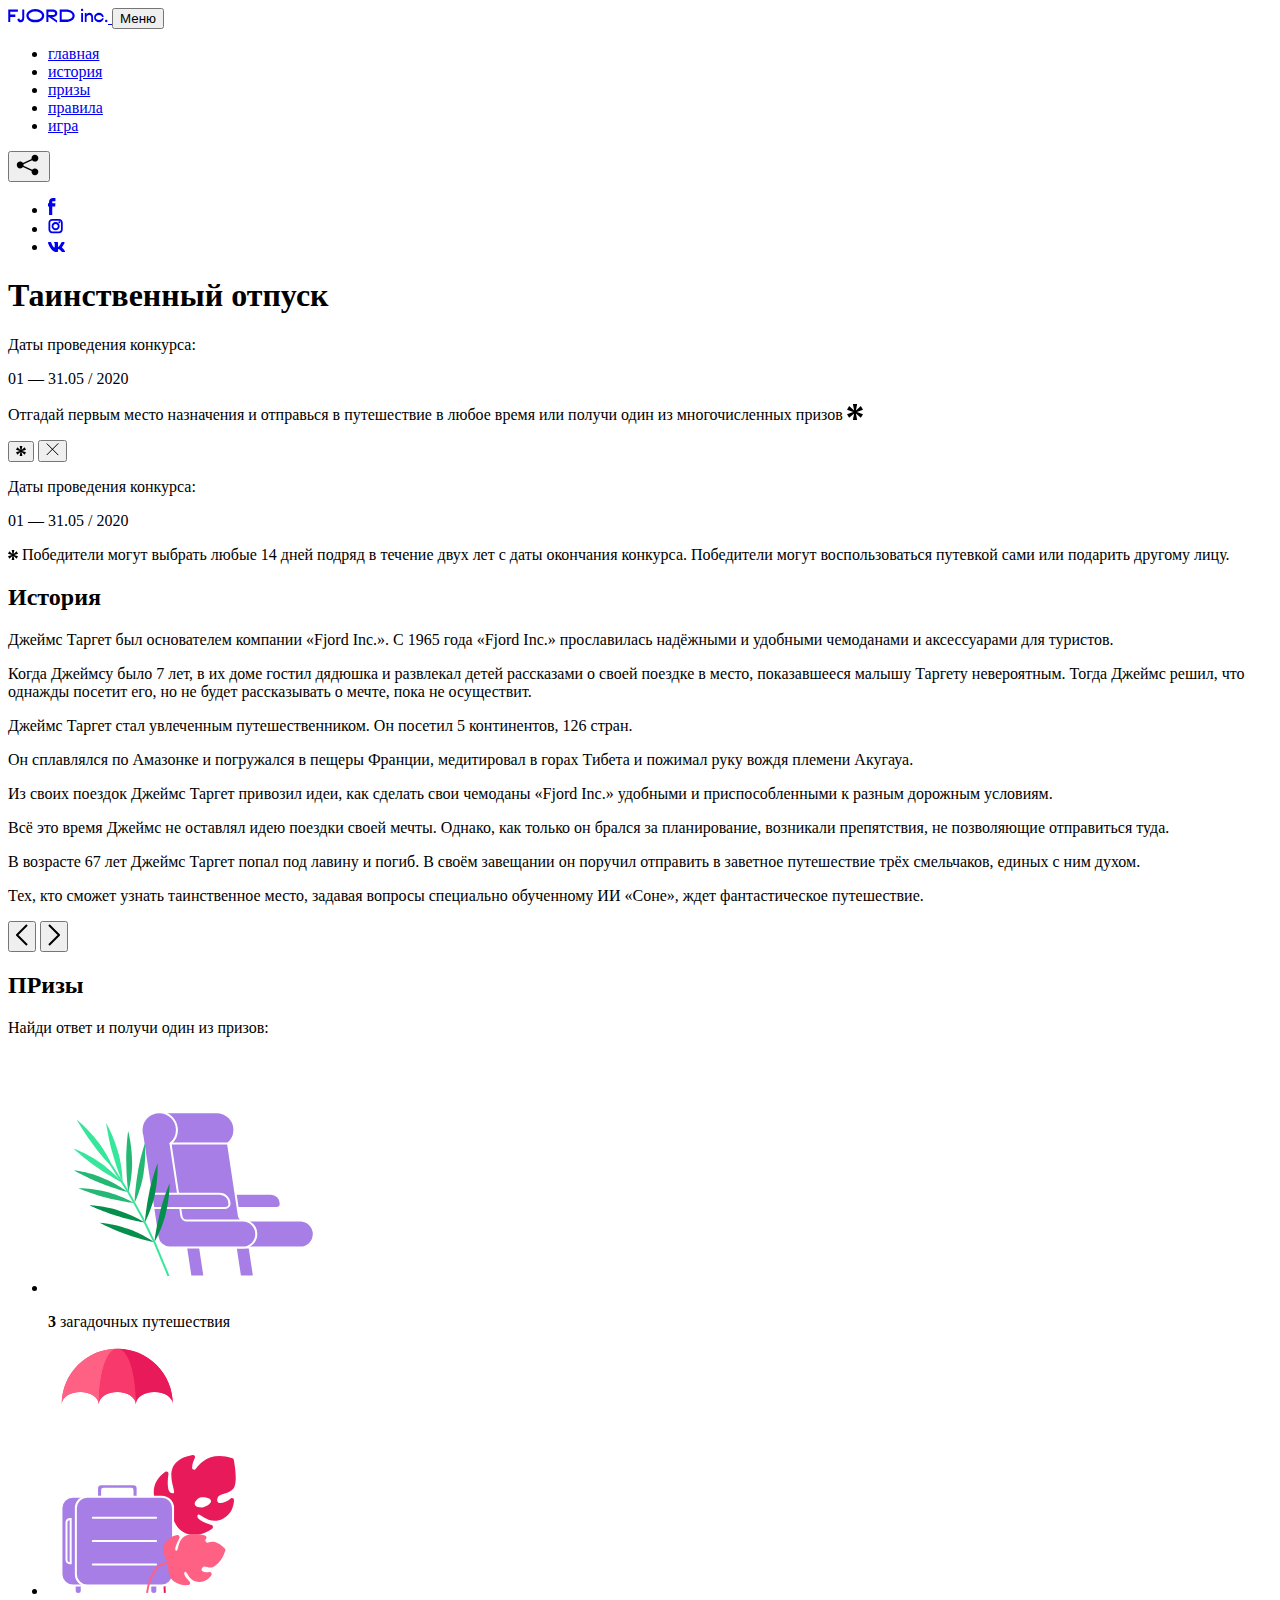
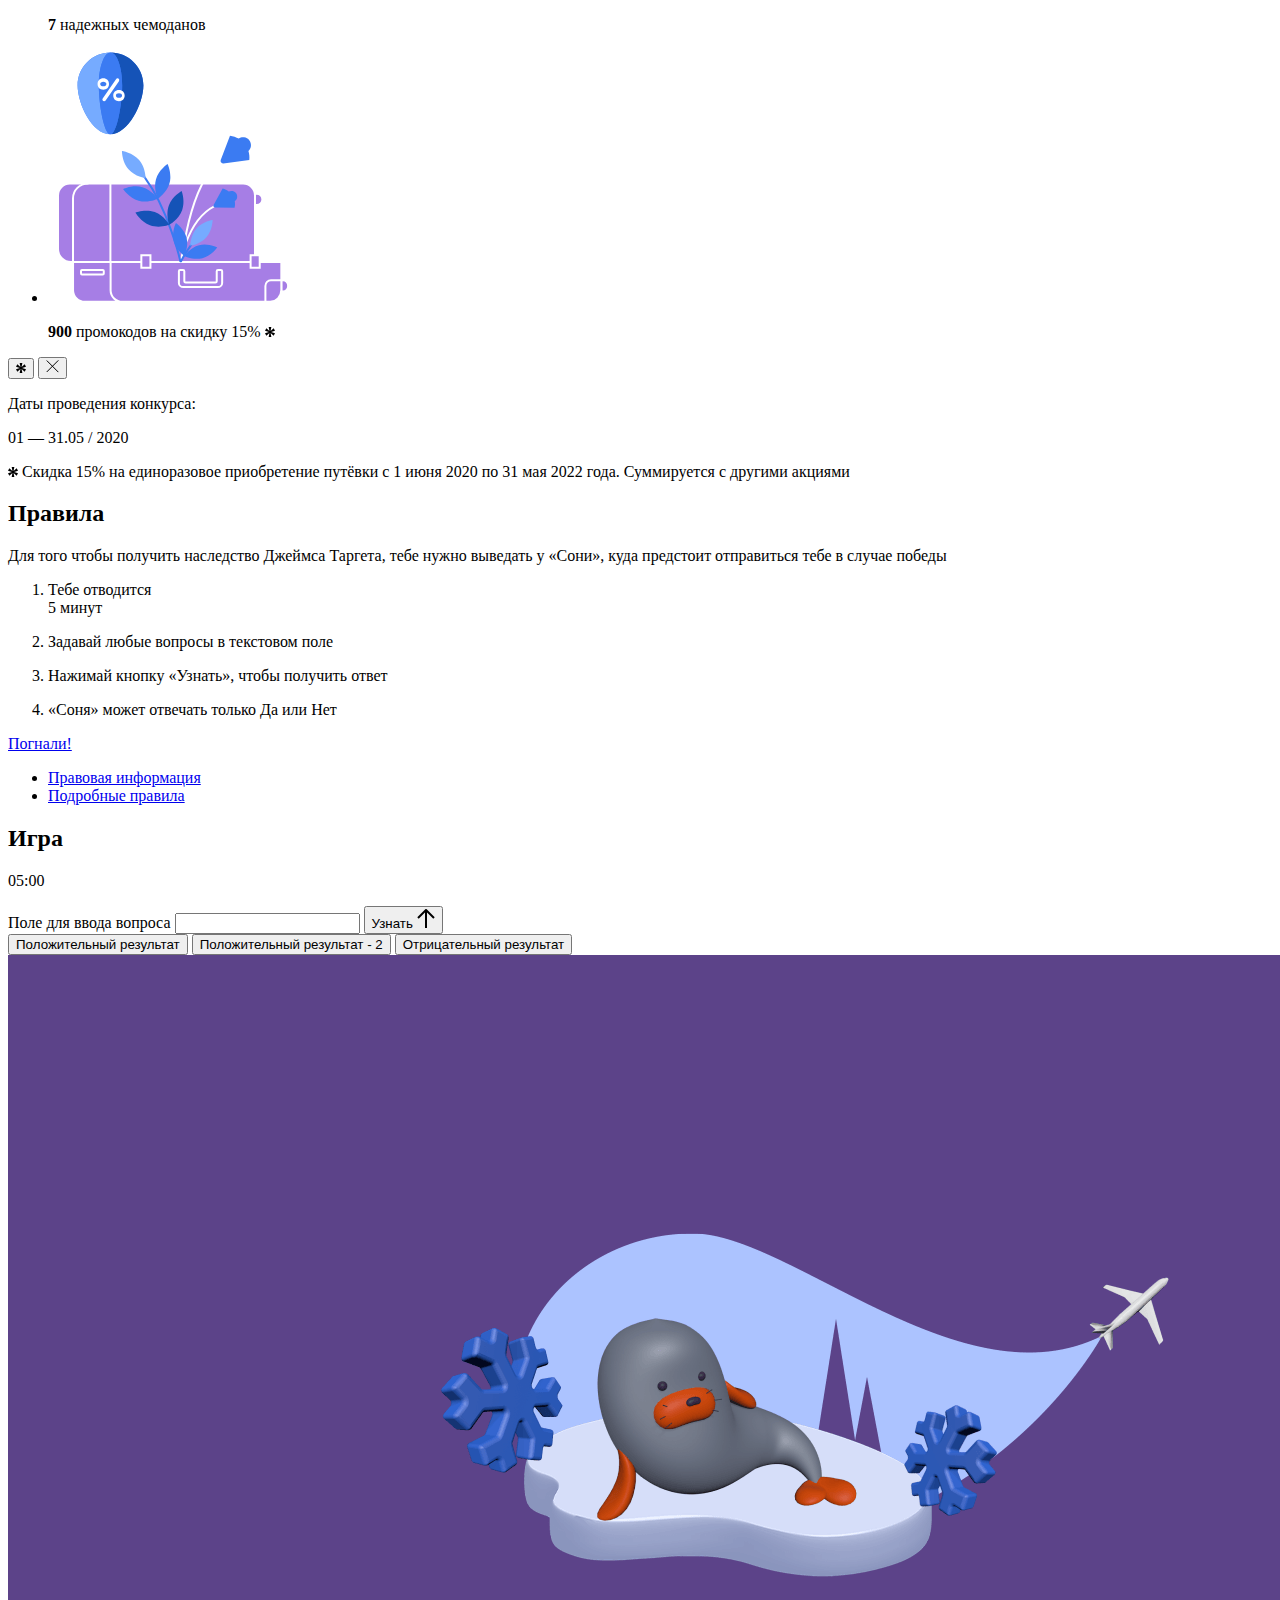
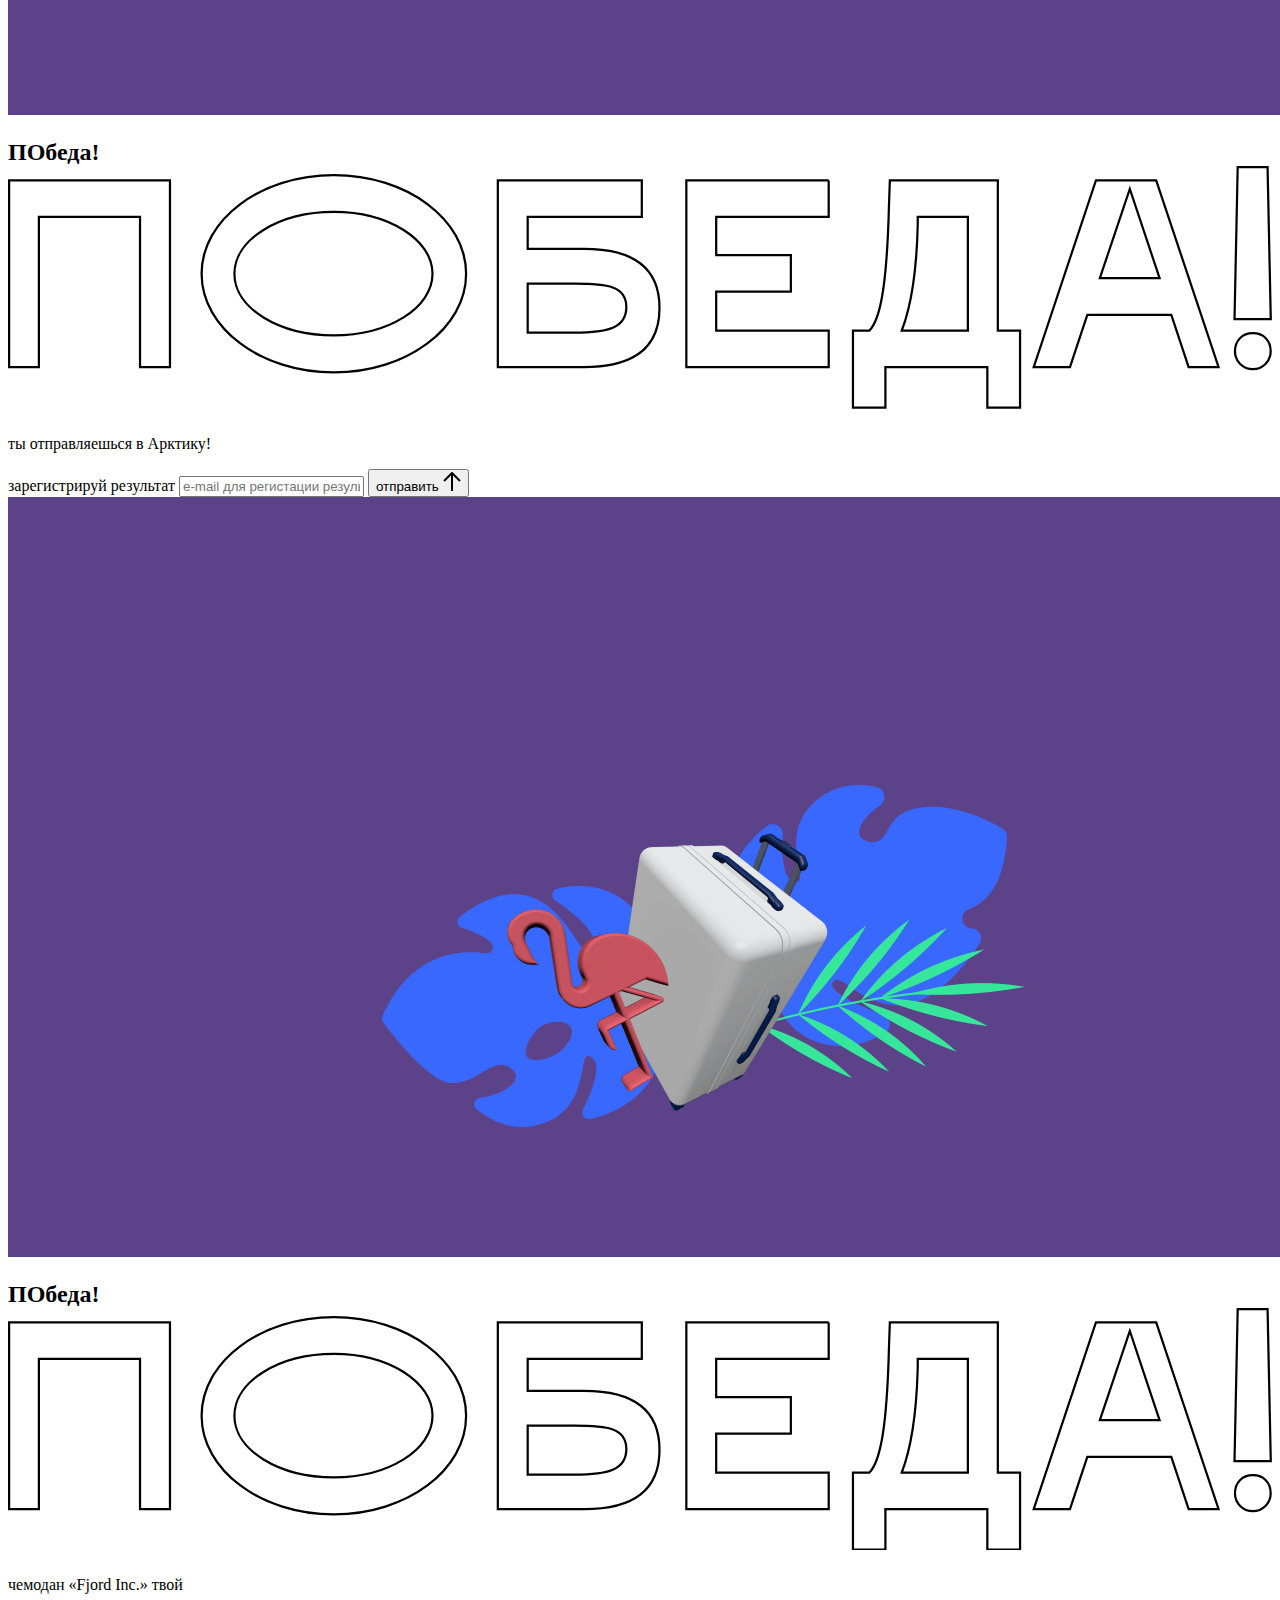
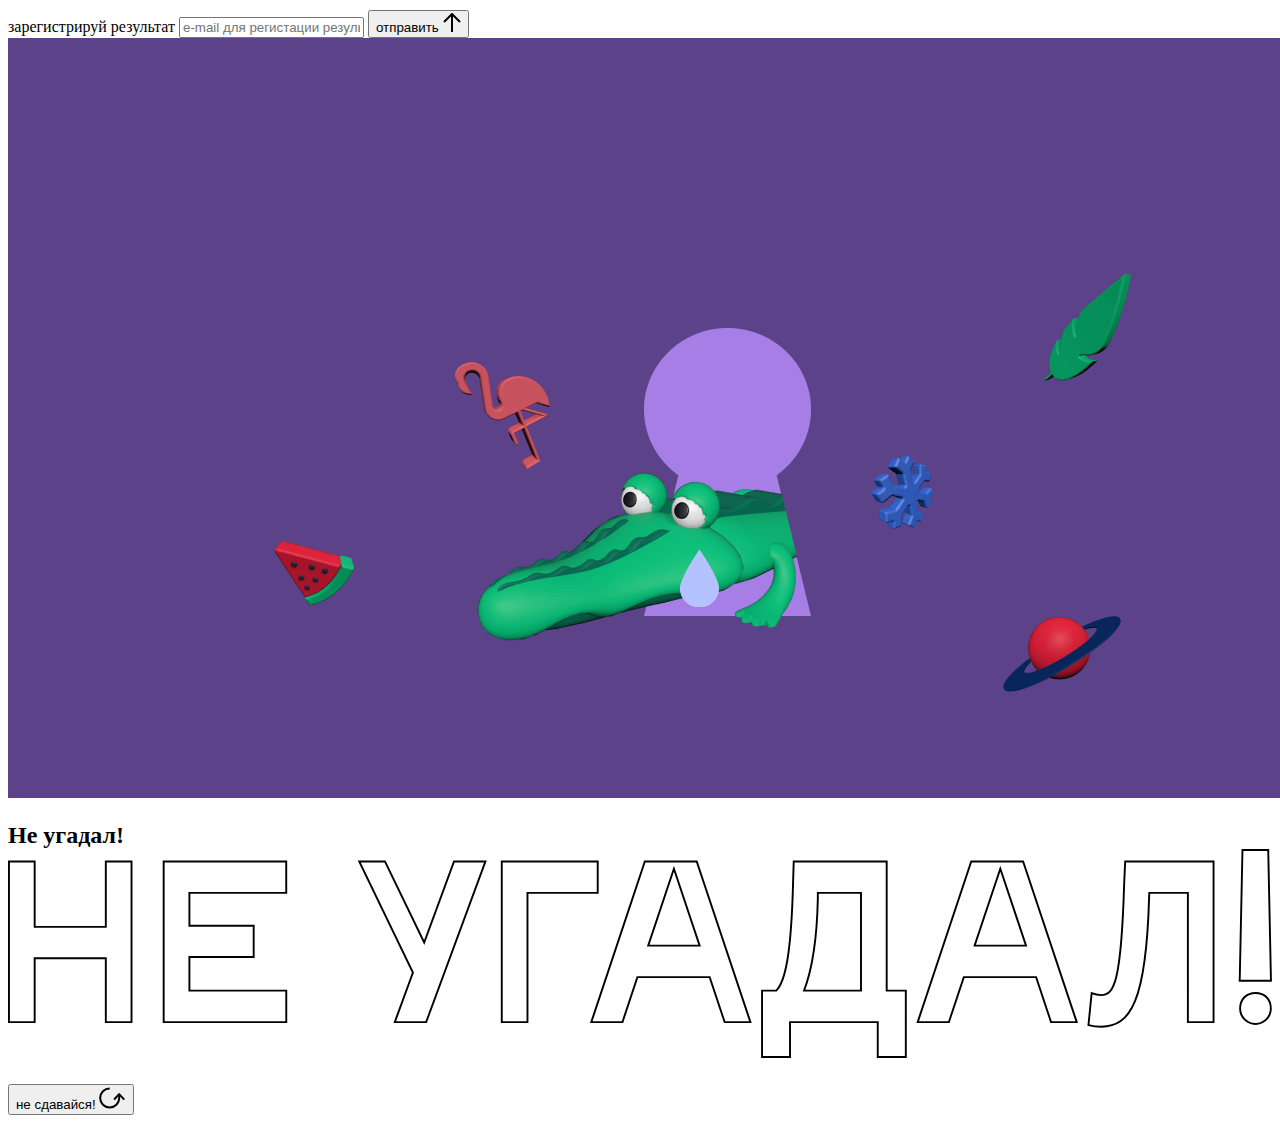
<file: source/index.html>
<!DOCTYPE html>
<html lang="ru">
<head>
  <meta charset="UTF-8">
  <meta name="description" content="">
  <meta name="viewport" content="width=device-width, initial-scale=1.0">
  <meta http-equiv="X-UA-Compatible" content="ie=edge">
  <title>Mysterious Vacation</title>
</head>
<body>

  <header class="page-header js-header">
    <div class="page-header__wrapper">
      <a href="#" class="page-header__logo" aria-label="Перейти на страницу FJORD.Inc">
        <svg width="100" height="15" viewBox="0 0 100 15" fill="none" xmlns="http://www.w3.org/2000/svg">
          <path d="M0.26 1.4V14H2.276V8.906H7.334V6.44H2.276V3.848H9.872V1.4H0.26ZM12.733 14.36C15.127 14.36 16.243 12.65 16.243 9.5V1.4H14.263V8.96C14.263 11.21 13.723 11.876 12.733 11.876C11.833 11.876 11.473 11.3 11.347 10.58L9.36702 10.94C9.63702 13.046 10.663 14.36 12.733 14.36ZM18.3918 7.7C18.3918 11.372 22.3878 14.36 27.3198 14.36C32.2518 14.36 36.2478 11.372 36.2478 7.7C36.2478 4.028 32.2518 1.04 27.3198 1.04C22.3878 1.04 18.3918 4.028 18.3918 7.7ZM20.6058 7.7C20.6058 5.378 23.6118 3.524 27.3198 3.524C30.9918 3.524 33.9798 5.378 33.9798 7.7C33.9798 10.004 30.9918 11.858 27.3198 11.858C23.6118 11.858 20.6058 10.004 20.6058 7.7ZM40.403 14V8.906H40.799L49.079 14.702V12.38L44.039 8.906H44.201C47.999 8.906 49.277 7.304 49.277 5.162C49.277 3.092 47.999 1.4 44.201 1.4H38.387V14H40.403ZM43.535 3.722C45.785 3.722 47.045 4.136 47.045 5.432C47.045 6.764 45.785 7.034 43.535 7.034H40.403V3.722H43.535ZM51.6936 1.382V14H57.8676C62.7456 14 66.7236 11.534 66.7236 7.7C66.7236 3.848 62.7456 1.382 57.8676 1.382H51.6936ZM53.7096 11.624V3.722H57.5436C61.5396 3.722 64.4916 5.018 64.4916 7.7C64.4916 10.238 61.5396 11.624 57.5436 11.624H53.7096ZM73.1832 14.018H74.9832V5H73.1832V14.018ZM72.9132 1.976C72.9132 2.57 73.3992 3.092 74.0832 3.092C74.7492 3.092 75.2352 2.57 75.2352 1.976C75.2352 1.382 74.7672 0.805999 74.0832 0.805999C73.3812 0.805999 72.9132 1.382 72.9132 1.976ZM76.7867 14H78.5687V9.104C78.7487 8.006 79.5947 6.962 81.0887 6.962C82.1147 6.962 83.2667 7.448 83.2667 9.554V14H85.0487V9.014C85.0487 6.152 83.2307 4.73 81.3587 4.73C79.9187 4.73 79.0727 5.558 78.5687 6.854V5H76.7867V14ZM90.9898 14.27C93.5098 14.27 95.3818 12.506 95.7238 10.328H94.0498C93.7258 11.3 92.6998 12.02 90.9898 12.02C88.8478 12.02 87.7678 10.922 87.7678 9.59C87.7678 8.24 88.8478 6.962 90.9898 6.962C92.7538 6.962 93.7978 7.844 94.0858 8.924H95.7418C95.4358 6.71 93.6178 4.73 90.9898 4.73C88.0918 4.73 86.1298 7.124 86.1298 9.59C86.1298 12.074 88.1278 14.27 90.9898 14.27ZM97.0693 12.938C97.0693 13.658 97.5553 14.144 98.2753 14.144C98.9953 14.144 99.4813 13.658 99.4813 12.938C99.4813 12.2 98.9953 11.714 98.2753 11.714C97.5553 11.714 97.0693 12.2 97.0693 12.938Z" fill="currentColor"/>
        </svg>
      </a>
      <button class="page-header__toggler js-menu-toggler" type="button" aria-label="Управление мобильным меню"><span>Меню</span></button>
      <nav class="page-header__nav">
        <div class="page-header__menu js-menu" id="menu">
          <ul>
            <li>
              <a class="js-menu-link active" href="#top" data-href="top">главная</a>
            </li>
            <li>
              <a class="js-menu-link" href="#story" data-href="story">история</a>
            </li>
            <li>
              <a class="js-menu-link" href="#prizes" data-href="prizes">призы</a>
            </li>
            <li>
              <a class="js-menu-link" href="#rules" data-href="rules">правила</a>
            </li>
            <li>
              <a class="js-menu-link" href="#game" data-href="game">игра</a>
            </li>
          </ul>
        </div>
        <div class="page-header__social">
          <div class="social-block js-social-block">
            <button class="social-block__toggler" aria-label="Управлять блоком с социальными кнопками">
              <svg width="26" height="22" viewBox="0 0 27 22" fill="none" xmlns="http://www.w3.org/2000/svg">
                <path d="M19.6721 7.43664C21.6273 7.43664 23.213 5.85095 23.213 3.89566C23.213 1.94037 21.6273 0.354675 19.6721 0.354675C17.7168 0.354675 16.1311 1.94037 16.1311 3.89566C16.1311 4.19968 16.1728 4.49178 16.2458 4.77345L7.21751 8.95527C6.57519 8.05214 5.52303 7.46049 4.33078 7.46049C2.37549 7.46049 0.789795 9.04618 0.789795 11.0015C0.789795 12.9568 2.37549 14.5425 4.33078 14.5425C5.52303 14.5425 6.57668 13.9508 7.21751 13.0477L16.2458 17.2295C16.1743 17.5112 16.1311 17.8033 16.1311 18.1073C16.1311 20.0626 17.7168 21.6483 19.6721 21.6483C21.6273 21.6483 23.213 20.0626 23.213 18.1073C23.213 16.152 21.6273 14.5663 19.6721 14.5663C18.4798 14.5663 17.4262 15.158 16.7853 16.0611L7.75701 11.8793C7.82854 11.5976 7.87176 11.3055 7.87176 11.0015C7.87176 10.6974 7.83003 10.4053 7.75701 10.1237L16.7853 5.94186C17.4262 6.84499 18.4783 7.43664 19.6721 7.43664Z" fill="currentColor"/>
              </svg>
            </button>
            <ul class="social-block__list">
              <li>
                <a class="social-block__link social-block__link--fb" href="#" aria-label="Мы на Facebook">
                  <svg width="8" height="17" viewBox="0 0 8 17" fill="none" xmlns="http://www.w3.org/2000/svg">
                    <path d="M4.24646 16.9899H1.09275L1.05793 8.49828H0V5.30707H1.05793V3.81124C1.05793 1.42084 2.57654 0 5.21735 0H7.41758V3.18585H5.30841C4.28262 3.18585 4.2478 3.48582 4.2478 4.24914V5.30707H7.42964L7.16716 8.49828H4.2478V16.9899H4.24646Z" fill="currentColor"/>
                  </svg>
                </a>
              </li>
              <li>
                <a class="social-block__link social-block__link--insta" href="#" aria-label="Мы в Instagram">
                  <svg width="15" height="15" viewBox="0 0 15 15" fill="none" xmlns="http://www.w3.org/2000/svg">
                    <path d="M11.0197 0H4.19806C2.14246 0 0.471191 1.66993 0.471191 3.72285V10.5499C0.471191 12.6082 2.14112 14.2727 4.19806 14.2727H11.0197C13.0753 14.2727 14.7466 12.6082 14.7466 10.5499V3.72285C14.7466 1.67127 13.0753 0 11.0197 0ZM11.0197 12.4849H4.19806C3.13076 12.4849 2.26432 11.6158 2.26432 10.5512V3.72419C2.26432 2.65956 3.13076 1.79715 4.19806 1.79715H11.0197C12.087 1.79715 12.9535 2.6609 12.9535 3.72419V10.5512C12.9535 11.6145 12.087 12.4849 11.0197 12.4849Z" fill="currentColor"/>
                    <path d="M7.60887 3.11084C5.38989 3.11084 3.58203 4.9187 3.58203 7.14036C3.58203 9.35532 5.38989 11.1645 7.60887 11.1645C9.83053 11.1645 11.6357 9.35666 11.6357 7.14036C11.6357 4.9187 9.83053 3.11084 7.60887 3.11084ZM7.60887 9.36871C6.37551 9.36871 5.37784 8.37372 5.37784 7.14036C5.37784 5.90699 6.37551 4.90665 7.60887 4.90665C8.83822 4.90665 9.84259 5.90833 9.84259 7.14036C9.84392 8.37238 8.83822 9.36871 7.60887 9.36871Z" fill="currentColor"/>
                    <path d="M11.3573 2.35962C10.8256 2.35962 10.3931 2.79752 10.3931 3.32381C10.3931 3.85546 10.8256 4.29336 11.3573 4.29336C11.8862 4.29336 12.3215 3.85546 12.3215 3.32381C12.3215 2.79752 11.8862 2.35962 11.3573 2.35962Z" fill="currentColor"/>
                  </svg>
                </a>
              </li>
              <li>
                <a class="social-block__link social-block__link--vk" href="#" aria-label="Мы ВКонтакте">
                  <svg width="17" height="10" viewBox="0 0 17 10" fill="none" xmlns="http://www.w3.org/2000/svg">
                    <path d="M14.1234 4.9002C14.1234 4.9002 16.3623 1.72708 16.5866 0.680242C16.6595 0.312285 16.4947 0.103188 16.1069 0.103188C16.1069 0.103188 14.8193 0.103188 14.168 0.103188C13.7235 0.103188 13.5587 0.293278 13.4235 0.579768C13.4235 0.579768 12.3724 2.82553 11.0969 4.24712C10.6861 4.70333 10.4781 4.84318 10.2511 4.84318C10.0646 4.84318 9.98625 4.6911 9.98625 4.27834V0.649016C9.98625 0.147997 9.92545 0.00135496 9.5066 0.00135496H6.39628C6.15578 0.00135496 6.0085 0.134417 6.0085 0.324506C6.0085 0.801084 6.73406 0.908351 6.73406 2.20231V4.87305C6.73406 5.40529 6.70569 5.61575 6.45303 5.61575C5.78016 5.61575 4.19528 3.30618 3.30623 0.678887C3.12923 0.145282 2.93737 0 2.43475 0H0.486409C0.205373 0 0 0.190085 0 0.476576C0 0.991172 0.60666 3.40801 2.99277 6.64358C4.59927 8.8201 6.70569 10 8.60269 10C9.76196 10 10.0416 9.80312 10.0416 9.31432V7.63883C10.0416 7.22607 10.2065 7.04956 10.4429 7.04956C10.7078 7.04956 11.1847 7.13238 12.2805 8.22268C13.5843 9.47862 13.6762 10 14.3896 10H16.5676C16.7919 10 17 9.89273 17 9.52342C17 9.02919 16.3623 8.15343 15.384 7.10659C14.9801 6.56755 14.3302 5.98914 14.1248 5.72301C13.8275 5.40801 13.9154 5.23014 14.1234 4.9002Z" fill="currentColor"/>
                  </svg>
                </a>
              </li>
            </ul>
          </div>
        </div>
      </nav>
    </div>
  </header>

  <main class="page-content">

    <section class="animation-screen"></section>

    <section class="screen screen--hidden screen--intro" id="top">
      <div class="screen__wrapper">
        <div class="intro">
          <h1 class="intro__title">Таинственный отпуск</h1>
          <div class="intro__content">
            <div class="intro__info">
              <p class="intro__label">Даты проведения конкурса:</p>
              <p class="intro__date">01 — 31.05 / 2020</p>
            </div>
            <div class="intro__message">
              <p>
                Отгадай первым место назначения и&nbsp;отправься в&nbsp;путешествие в&nbsp;любое время или получи один из многочисленных призов
                <svg width="16" height="16" viewBox="0 0 10 10" fill="none" xmlns="http://www.w3.org/2000/svg">
                  <path d="M0 6.35337L3.90271 4.99012L0 3.64663L1.34615 1.32374L4.44287 4.01073L3.67364 0H6.34615L5.57692 4.01073L8.65385 1.32374L10 3.64663L6.13405 4.99012L10 6.35337L8.65385 8.65651L5.57692 5.98927L6.34615 10H3.67364L4.44287 5.96952L1.34615 8.65651L0 6.35337Z" fill="currentColor"/>
                </svg>
              </p>
            </div>
          </div>
        </div>
      </div>
      <div class="screen__footer js-footer">
        <button class="screen__footer-enlarge js-footer-toggler" type="button" aria-label="Показать сообщение">
          <svg width="10" height="10" viewBox="0 0 10 10" fill="none" xmlns="http://www.w3.org/2000/svg">
            <path d="M0 6.35337L3.90271 4.99012L0 3.64663L1.34615 1.32374L4.44287 4.01073L3.67364 0H6.34615L5.57692 4.01073L8.65385 1.32374L10 3.64663L6.13405 4.99012L10 6.35337L8.65385 8.65651L5.57692 5.98927L6.34615 10H3.67364L4.44287 5.96952L1.34615 8.65651L0 6.35337Z" fill="currentColor"/>
          </svg>
        </button>
        <button class="screen__footer-collapse js-footer-toggler" type="button" aria-label="Скрыть сообщение">
          <svg width="13" height="13" viewBox="0 0 13 13" fill="none" xmlns="http://www.w3.org/2000/svg">
            <line x1="12.3536" y1="0.353553" x2="0.738349" y2="11.9688" stroke="currentColor"/>
            <line x1="0.738319" y1="0.539925" x2="12.3535" y2="12.1551" stroke="currentColor"/>
          </svg>
        </button>
        <div class="screen__footer-wrapper">
          <div class="screen__footer-announce">
            <p class="screen__footer-label">Даты проведения конкурса:</p>
            <p class="screen__footer-date">01 — 31.05 / 2020</p>
          </div>
          <div class="screen__footer-note">
            <p>
              <svg width="10" height="10" viewBox="0 0 10 10" fill="none" xmlns="http://www.w3.org/2000/svg">
                <path d="M0 6.35337L3.90271 4.99012L0 3.64663L1.34615 1.32374L4.44287 4.01073L3.67364 0H6.34615L5.57692 4.01073L8.65385 1.32374L10 3.64663L6.13405 4.99012L10 6.35337L8.65385 8.65651L5.57692 5.98927L6.34615 10H3.67364L4.44287 5.96952L1.34615 8.65651L0 6.35337Z" fill="currentColor"/>
              </svg>
              <span>Победители могут выбрать любые 14 дней подряд в&nbsp;течение двух лет с&nbsp;даты окончания конкурса. Победители могут воспользоваться путевкой сами или подарить другому лицу.</span>
            </p>
          </div>
        </div>
      </div>
    </section>

    <section class="screen screen--hidden screen--story" id="story">

      <div class="slider swiper-container js-slider">

        <div class="swiper-wrapper">

          <div class="slider__item swiper-slide">
            <h2 class="slider__item-title">История</h2>
            <p class="slider__item-text">Джеймс Таргет был основателем компании &laquo;Fjord Inc.&raquo;. С&nbsp;1965 года &laquo;Fjord Inc.&raquo; прославилась надёжными и&nbsp;удобными чемоданами и&nbsp;аксессуарами для туристов.</p>
          </div>

          <div class="slider__item swiper-slide">
            <p class="slider__item-text">Когда Джеймсу было 7&nbsp;лет, в&nbsp;их&nbsp;доме гостил дядюшка и&nbsp;развлекал детей рассказами о&nbsp;своей поездке в&nbsp;место, показавшееся малышу Таргету невероятным. Тогда Джеймс решил, что однажды посетит его, но&nbsp;не&nbsp;будет рассказывать о&nbsp;мечте, пока не&nbsp;осуществит.</p>
          </div>

          <div class="slider__item swiper-slide">
            <p class="slider__item-text">Джеймс Таргет стал увлеченным путешественником. Он&nbsp;посетил 5&nbsp;континентов, 126&nbsp;стран.</p>
          </div>

          <div class="slider__item swiper-slide">
            <p class="slider__item-text">Он&nbsp;сплавлялся по&nbsp;Амазонке и&nbsp;погружался в&nbsp;пещеры Франции, медитировал в&nbsp;горах Тибета и&nbsp;пожимал руку вождя племени Акугауа.</p>
          </div>

          <div class="slider__item swiper-slide">
            <p class="slider__item-text">Из&nbsp;своих поездок Джеймс Таргет привозил идеи, как сделать свои чемоданы &laquo;Fjord Inc.&raquo; удобными и&nbsp;приспособленными к&nbsp;разным дорожным условиям.</p>
          </div>

          <div class="slider__item swiper-slide">
            <p class="slider__item-text">Всё это время Джеймс не&nbsp;оставлял идею поездки своей мечты. Однако, как только он&nbsp;брался за&nbsp;планирование, возникали препятствия, не&nbsp;позволяющие отправиться туда.</p>
          </div>

          <div class="slider__item swiper-slide">
            <p class="slider__item-text">В&nbsp;возрасте 67&nbsp;лет Джеймс Таргет попал под лавину и&nbsp;погиб. В&nbsp;своём завещании он&nbsp;поручил отправить в&nbsp;заветное путешествие трёх смельчаков, единых с&nbsp;ним духом.</p>
          </div>

          <div class="slider__item swiper-slide">
            <p class="slider__item-text">Тех, кто сможет узнать таинственное место, задавая вопросы специально обученному ИИ&nbsp;&laquo;Соне&raquo;, ждет фантастическое путешествие.</p>
          </div>
        </div>
        <div class="slider__controls">
          <button class="slider__control slider__control--prev js-control-prev" type="button" aria-label="Показать предыдущую историю">
            <svg width="12" height="22" viewBox="0 0 12 22" fill="none" xmlns="http://www.w3.org/2000/svg">
              <path d="M11 1L1 11L11 21" stroke="currentColor" stroke-width="2" stroke-linejoin="round"/>
            </svg>
          </button>
          <button class="slider__control slider__control--next js-control-next" type="button" aria-label="Показать следующую историю">
            <svg width="12" height="22" viewBox="0 0 12 22" fill="none" xmlns="http://www.w3.org/2000/svg">
              <path d="M1 1L11 11L1 21" stroke="currentColor" stroke-width="2" stroke-linejoin="round"/>
            </svg>
          </button>
        </div>
        <div class="slider__pagination swiper-pagination"></div>
      </div>
    </section>

    <section class="screen screen--hidden screen--prizes" id="prizes">
      <div class="screen__wrapper">
        <div class="prizes">
          <h2 class="prizes__title">ПРизы</h2>
          <div class="prizes__lead">
            <p>Найди ответ и&nbsp;получи один из&nbsp;призов:</p>
          </div>
          <ul class="prizes__list">
            <li class="prizes__item prizes__item--journeys">
              <div class="prizes__icon">
                <picture>
                  <source srcset="img/prize1-mob.svg" media="(orientation: portrait)">
                  <img src="img/prize1.svg" alt="">
                </picture>
              </div>
              <p class="prizes__desc">
                <b>3</b>
                <span>загадочных путешествия</span>
              </p>
            </li>
            <li class="prizes__item prizes__item--cases">
              <div class="prizes__icon">
                <picture>
                  <source srcset="img/prize2-mob.svg" media="(orientation: portrait)">
                  <img src="img/prize2.svg" alt="">
                </picture>
              </div>
              <p class="prizes__desc">
                <b>7</b>
                <span>надежных чемоданов</span>
              </p>
            </li>
            <li class="prizes__item prizes__item--codes">
              <div class="prizes__icon">
                <picture>
                  <source srcset="img/prize3-mob.svg" media="(orientation: portrait)">
                  <img src="img/prize3.svg" alt="">
                </picture>
              </div>
              <p class="prizes__desc">
                <b>900</b>
                <span>
                  промокодов на&nbsp;скидку 15%
                  <svg width="10" height="10" viewBox="0 0 10 10" fill="none" xmlns="http://www.w3.org/2000/svg">
                    <path d="M0 6.35337L3.90271 4.99012L0 3.64663L1.34615 1.32374L4.44287 4.01073L3.67364 0H6.34615L5.57692 4.01073L8.65385 1.32374L10 3.64663L6.13405 4.99012L10 6.35337L8.65385 8.65651L5.57692 5.98927L6.34615 10H3.67364L4.44287 5.96952L1.34615 8.65651L0 6.35337Z" fill="currentColor"/>
                  </svg>
                </span>
              </p>
            </li>
          </ul>
        </div>
      </div>
      <div class="screen__footer js-footer">
        <button class="screen__footer-enlarge js-footer-toggler" type="button" aria-label="Показать сообщение">
          <svg width="10" height="10" viewBox="0 0 10 10" fill="none" xmlns="http://www.w3.org/2000/svg">
            <path d="M0 6.35337L3.90271 4.99012L0 3.64663L1.34615 1.32374L4.44287 4.01073L3.67364 0H6.34615L5.57692 4.01073L8.65385 1.32374L10 3.64663L6.13405 4.99012L10 6.35337L8.65385 8.65651L5.57692 5.98927L6.34615 10H3.67364L4.44287 5.96952L1.34615 8.65651L0 6.35337Z" fill="currentColor"/>
          </svg>
        </button>
        <button class="screen__footer-collapse js-footer-toggler" type="button" aria-label="Скрыть сообщение">
          <svg width="13" height="13" viewBox="0 0 13 13" fill="none" xmlns="http://www.w3.org/2000/svg">
            <line x1="12.3536" y1="0.353553" x2="0.738349" y2="11.9688" stroke="currentColor"/>
            <line x1="0.738319" y1="0.539925" x2="12.3535" y2="12.1551" stroke="currentColor"/>
          </svg>
        </button>
        <div class="screen__footer-wrapper">
          <div class="screen__footer-announce">
            <p class="screen__footer-label">Даты проведения конкурса:</p>
            <p class="screen__footer-date">01 — 31.05 / 2020</p>
          </div>
          <div class="screen__footer-note">
            <p>
              <svg width="10" height="10" viewBox="0 0 10 10" fill="none" xmlns="http://www.w3.org/2000/svg">
                <path d="M0 6.35337L3.90271 4.99012L0 3.64663L1.34615 1.32374L4.44287 4.01073L3.67364 0H6.34615L5.57692 4.01073L8.65385 1.32374L10 3.64663L6.13405 4.99012L10 6.35337L8.65385 8.65651L5.57692 5.98927L6.34615 10H3.67364L4.44287 5.96952L1.34615 8.65651L0 6.35337Z" fill="currentColor"/>
              </svg>
              <span>Скидка&nbsp;15% на&nbsp;единоразовое приобретение путёвки с&nbsp;1&nbsp;июня 2020 по&nbsp;31&nbsp;мая 2022&nbsp;года. Суммируется с&nbsp;другими акциями</span>
            </p>
          </div>
        </div>
      </div>
    </section>

    <section class="screen screen--hidden screen--rules" id="rules">
      <div class="screen__wrapper">
        <div class="rules">
          <h2 class="rules__title">Правила</h2>
          <div class="rules__lead">
            <p>Для того чтобы получить наследство Джеймса Таргета, тебе нужно выведать у&nbsp;&laquo;Сони&raquo;, куда предстоит отправиться тебе в&nbsp;случае победы</p>
          </div>
          <ol class="rules__list">
            <li class="rules__item">
              <p>Тебе отводится <br>5&nbsp;минут</p>
            </li>
            <li class="rules__item">
              <p>Задавай любые вопросы в&nbsp;текстовом поле</p>
            </li>
            <li class="rules__item">
              <p>Нажимай кнопку &laquo;Узнать&raquo;, чтобы получить ответ</p>
            </li>
            <li class="rules__item">
              <p>&laquo;Соня&raquo; может отвечать только&nbsp;Да или Нет</p>
            </li>
          </ol>
          <a href="#game" class="rules__link btn">Погнали!</a>
        </div>
      </div>
      <div class="screen__disclaimer">
        <div class="disclaimer">
          <ul>
            <li>
              <a href="#">Правовая информация</a>
            </li>
            <li>
              <a href="#">Подробные правила</a>
            </li>
          </ul>
        </div>
      </div>
    </section>

    <section class="screen screen--hidden screen--game" id="game">
      <div class="screen__wrapper">
        <div class="game">
          <div class="game__header">
            <h2 class="game__title">Игра</h2>
            <div class="game__counter">
              <span>05</span>:<span>00</span>
            </div>
          </div>
          <div class="game__body">
            <div class="chat">
              <div class="chat__body js-chat">
                <ul class="chat__list" id="messages"></ul>
              </div>
              <div class="chat__footer">
                <form action="#" method="post" class="form" id="message-form">
                  <label for="message-field" class="visually-hidden">Поле для ввода вопроса</label>
                  <input type="text" class="form__field" id="message-field">
                  <button class="form__button btn">
                    Узнать
                    <svg width="18" height="19" viewBox="0 0 18 19" fill="none" xmlns="http://www.w3.org/2000/svg">
                      <path stroke="currentColor" stroke-width="2" d="M9 19V1"/>
                      <path d="M1 9l8-8 8 8" stroke="currentColor" stroke-width="2" stroke-linejoin="round"/>
                    </svg>
                  </button>
                </form>
              </div>
            </div>
          </div>
          <!-- временные кнопки для показа результата -->
          <div class="game__buttons">
            <button class="game__button btn js-show-result" type="button" data-target="result">Положительный результат</button>
            <button class="game__button btn js-show-result" type="button" data-target="result2">Положительный результат - 2</button>
            <button class="game__button btn js-show-result" type="button" data-target="result3">Отрицательный результат</button>
          </div>
        </div>
      </div>
    </section>

    <section class="screen screen--hidden screen--result" id="result">
      <div class="screen__wrapper">
        <div class="result result--trip">
          <div class="result__image">
            <picture>
              <source srcset="img/result1-mob.png 1x, img/result1-mob@2x.png 2x" media="(max-width: 768px) and (orientation: portrait)">
              <img src="img/result1.png" srcset="img/result1@2x.png 2x" alt="">
            </picture>
          </div>
          <h2 class="result__title">
            <span class="visually-hidden">ПОбеда!</span>
            <svg xmlns="http://www.w3.org/2000/svg" viewBox="0 0 568.85 109.24">
              <path d="M16,24.44V92H2.6V8H75V92H61.52V24.44H16Z" transform="translate(-2.1 -1.5)" fill="none" stroke="currentColor"/>
              <path
                d="M148.76,5.6c32.88,0,59.52,19.92,59.52,44.4s-26.64,44.4-59.52,44.4S89.24,74.48,89.24,50,115.88,5.6,148.76,5.6Zm0,72.12c24.48,0,44.4-12.36,44.4-27.72s-19.92-27.84-44.4-27.84C124,22.16,104,34.52,104,50S124,77.72,148.76,77.72Z"
                transform="translate(-2.1 -1.5)" fill="none" stroke="currentColor"/>
              <path
                d="M287.36,8V24.44H236v14.4h25.32c25.44,0,34,11.16,34,26.52,0,15.6-8.52,26.64-34,26.64H222.56V8h64.8ZM256.88,76.52c15.12,0,23.52-2,23.52-11.52S272,54.44,256.88,54.44H236V76.52h20.88Z"
                transform="translate(-2.1 -1.5)" fill="none" stroke="currentColor"/>
              <path d="M371.47,8V24.44H320.84V41.6h33.6V58h-33.6V75.56h50.64V92H307.4V8h64.08Z" transform="translate(-2.1 -1.5)"
                    fill="none" stroke="currentColor"/>
              <path
                d="M382.39,110.24V75.56h7.44c4.56-4.68,7.8-18.36,8.76-56L399,8h48.6V75.56h10v34.68H442.87V92H397v18.24H382.39Zm51.72-34.68V24.44H411.55v3.12c-0.48,22.44-3.24,37.68-7.2,48h29.76Z"
                transform="translate(-2.1 -1.5)" fill="none" stroke="currentColor"/>
              <path
                d="M463.75,92l28-84h27.12l28.08,84H533.47l-7.8-23.52h-37.8L480.07,92H463.75Zm56.64-40L507,11.84,493.51,52h26.88Z"
                transform="translate(-2.1 -1.5)" fill="none" stroke="currentColor"/>
              <path
                d="M554.12,70.4L555.55,2H569l1.44,68.4H554.12Zm8.28,6.36c4.8,0,8,3.24,8,8.16a8,8,0,1,1-16.08,0C554.35,80,557.59,76.76,562.39,76.76Z"
                transform="translate(-2.1 -1.5)" fill="none" stroke="currentColor"/>
            </svg>
          </h2>
          <div class="result__text">
            <p>ты&nbsp;отправляешься в&nbsp;Арктику!</p>
          </div>
          <div class="result__form">
            <form action="#" method="post" class="form form--result">
              <label for="email-field" class="form__label">зарегистрируй результат</label>
              <input type="email" class="form__field" id="email-field" placeholder="e-mail для регистации результата и получения приза" required>
              <button class="form__button btn">
                отправить
                <svg width="18" height="19" viewBox="0 0 18 19" fill="none" xmlns="http://www.w3.org/2000/svg">
                  <path stroke="currentColor" stroke-width="2" d="M9 19V1"/>
                  <path d="M1 9l8-8 8 8" stroke="currentColor" stroke-width="2" stroke-linejoin="round"/>
                </svg>
              </button>
            </form>
          </div>
        </div>
      </div>
    </section>

    <section class="screen screen--hidden screen--result" id="result2">
      <div class="screen__wrapper">
        <div class="result result--prize">
          <div class="result__image">
            <picture>
              <source srcset="img/result2-mob.png 1x, img/result2-mob@2x.png 2x" media="(max-width: 768px) and (orientation: portrait)">
              <img src="img/result2.png" srcset="img/result2@2x.png 2x" alt="">
            </picture>
          </div>
          <h2 class="result__title">
            <span class="visually-hidden">ПОбеда!</span>
            <svg xmlns="http://www.w3.org/2000/svg" viewBox="0 0 568.85 109.24">
              <path d="M16,24.44V92H2.6V8H75V92H61.52V24.44H16Z" transform="translate(-2.1 -1.5)" fill="none" stroke="currentColor"/>
              <path
                d="M148.76,5.6c32.88,0,59.52,19.92,59.52,44.4s-26.64,44.4-59.52,44.4S89.24,74.48,89.24,50,115.88,5.6,148.76,5.6Zm0,72.12c24.48,0,44.4-12.36,44.4-27.72s-19.92-27.84-44.4-27.84C124,22.16,104,34.52,104,50S124,77.72,148.76,77.72Z"
                transform="translate(-2.1 -1.5)" fill="none" stroke="currentColor"/>
              <path
                d="M287.36,8V24.44H236v14.4h25.32c25.44,0,34,11.16,34,26.52,0,15.6-8.52,26.64-34,26.64H222.56V8h64.8ZM256.88,76.52c15.12,0,23.52-2,23.52-11.52S272,54.44,256.88,54.44H236V76.52h20.88Z"
                transform="translate(-2.1 -1.5)" fill="none" stroke="currentColor"/>
              <path d="M371.47,8V24.44H320.84V41.6h33.6V58h-33.6V75.56h50.64V92H307.4V8h64.08Z" transform="translate(-2.1 -1.5)"
                    fill="none" stroke="currentColor"/>
              <path
                d="M382.39,110.24V75.56h7.44c4.56-4.68,7.8-18.36,8.76-56L399,8h48.6V75.56h10v34.68H442.87V92H397v18.24H382.39Zm51.72-34.68V24.44H411.55v3.12c-0.48,22.44-3.24,37.68-7.2,48h29.76Z"
                transform="translate(-2.1 -1.5)" fill="none" stroke="currentColor"/>
              <path
                d="M463.75,92l28-84h27.12l28.08,84H533.47l-7.8-23.52h-37.8L480.07,92H463.75Zm56.64-40L507,11.84,493.51,52h26.88Z"
                transform="translate(-2.1 -1.5)" fill="none" stroke="currentColor"/>
              <path
                d="M554.12,70.4L555.55,2H569l1.44,68.4H554.12Zm8.28,6.36c4.8,0,8,3.24,8,8.16a8,8,0,1,1-16.08,0C554.35,80,557.59,76.76,562.39,76.76Z"
                transform="translate(-2.1 -1.5)" fill="none" stroke="currentColor"/>
            </svg>
          </h2>
          <div class="result__text">
            <p>чемодан &laquo;Fjord&nbsp;Inc.&raquo;&nbsp;твой</p>
          </div>
          <div class="result__form">
            <form action="#" method="post" class="form form--result">
              <label for="email-field2" class="form__label">зарегистрируй результат</label>
              <input type="email" class="form__field" id="email-field2" placeholder="e-mail для регистации результата и получения приза" required>
              <button class="form__button btn">
                отправить
                <svg width="18" height="19" viewBox="0 0 18 19" fill="none" xmlns="http://www.w3.org/2000/svg">
                  <path stroke="currentColor" stroke-width="2" d="M9 19V1"/>
                  <path d="M1 9l8-8 8 8" stroke="currentColor" stroke-width="2" stroke-linejoin="round"/>
                </svg>
              </button>
            </form>
          </div>
        </div>
      </div>
    </section>

    <section class="screen screen--hidden screen--result" id="result3">
      <div class="screen__wrapper">
        <div class="result result--negative">
          <div class="result__image">
            <picture>
              <source srcset="img/result3-mob.png 1x, img/result3-mob@2x.png 2x" media="(max-width: 768px) and (orientation: portrait)">
              <img src="img/result3.png" srcset="img/result3@2x.png 2x" alt="">
            </picture>
          </div>
          <h2 class="result__title">
            <span class="visually-hidden">Не угадал!</span>
            <svg xmlns="http://www.w3.org/2000/svg" viewBox="0 0 660.77 109.24">
              <path d="M2.66,92V8H16.1V42.2H53.3V8H66.74V92H53.3V58.64H16.1V92H2.66Z" transform="translate(-2.16 -1.5)"
                    fill="none" stroke="currentColor"/>
              <path d="M147.62,8V24.44H97V41.6h33.6V58H97V75.56h50.64V92H83.54V8h64.08Z" transform="translate(-2.16 -1.5)"
                    fill="none" stroke="currentColor"/>
              <path d="M199.22,8l20.52,42.36L235.34,8h16.44l-31,84H204.38l9.48-25.92L185.78,8h13.44Z"
                    transform="translate(-2.16 -1.5)" fill="none" stroke="currentColor"/>
              <path d="M273.74,24.44V92H260.3V8h50.16V24.44H273.74Z" transform="translate(-2.16 -1.5)" fill="none"
                    stroke="currentColor"/>
              <path
                d="M307.1,92l28-84h27.12l28.08,84H376.82L369,68.48h-37.8L323.42,92H307.1Zm56.64-40L350.3,11.84,336.86,52h26.88Z"
                transform="translate(-2.16 -1.5)" fill="none" stroke="currentColor"/>
              <path
                d="M396.38,110.24V75.56h7.44c4.56-4.68,7.8-18.36,8.76-56L412.94,8h48.6V75.56h10v34.68H456.86V92H411v18.24H396.38ZM448.1,75.56V24.44H425.54v3.12c-0.48,22.44-3.24,37.68-7.2,48H448.1Z"
                transform="translate(-2.16 -1.5)" fill="none" stroke="currentColor"/>
              <path
                d="M477.74,92l28-84h27.12L560.9,92H547.46l-7.8-23.52h-37.8L494.06,92H477.74Zm56.64-40-13.44-40.2L507.5,52h26.88Z"
                transform="translate(-2.16 -1.5)" fill="none" stroke="currentColor"/>
              <path
                d="M568.7,76.88a13.77,13.77,0,0,0,5,1c6.6,0,10.44-6.24,12-58.32L586.22,8h46.2V92H619V24.44H598.82l-0.12,3.12C597.14,81,589,94.4,573.74,94.4a28.55,28.55,0,0,1-6.72-.84Z"
                transform="translate(-2.16 -1.5)" fill="none" stroke="currentColor"/>
              <path
                d="M646.1,70.4L647.54,2H661l1.44,68.4H646.1Zm8.28,6.36c4.8,0,8,3.24,8,8.16a8,8,0,0,1-16.08,0C646.34,80,649.58,76.76,654.38,76.76Z"
                transform="translate(-2.16 -1.5)" fill="none" stroke="currentColor"/>
            </svg>
          </h2>
          <button class="result__button js-play" type="button">
            не сдавайся!
            <span>
              <svg width="27" height="22" viewBox="0 0 27 22" fill="none" xmlns="http://www.w3.org/2000/svg">
                <path d="M10.6899 1.47998C5.42992 1.47998 1.16992 5.73998 1.16992 11C1.16992 16.26 5.42992 20.52 10.6899 20.52C15.9499 20.52 20.2099 16.26 20.2099 11V7.13998" stroke="currentColor" stroke-width="2" stroke-miterlimit="10"/>
                <path d="M15.1099 12.5099L20.1499 7.13989L25.3099 12.6299" stroke="currentColor" stroke-width="2" stroke-miterlimit="10" stroke-linejoin="round"/>
              </svg>
            </span>
          </button>
        </div>
      </div>
    </section>

  </main>

</body>
</html>
</file>
